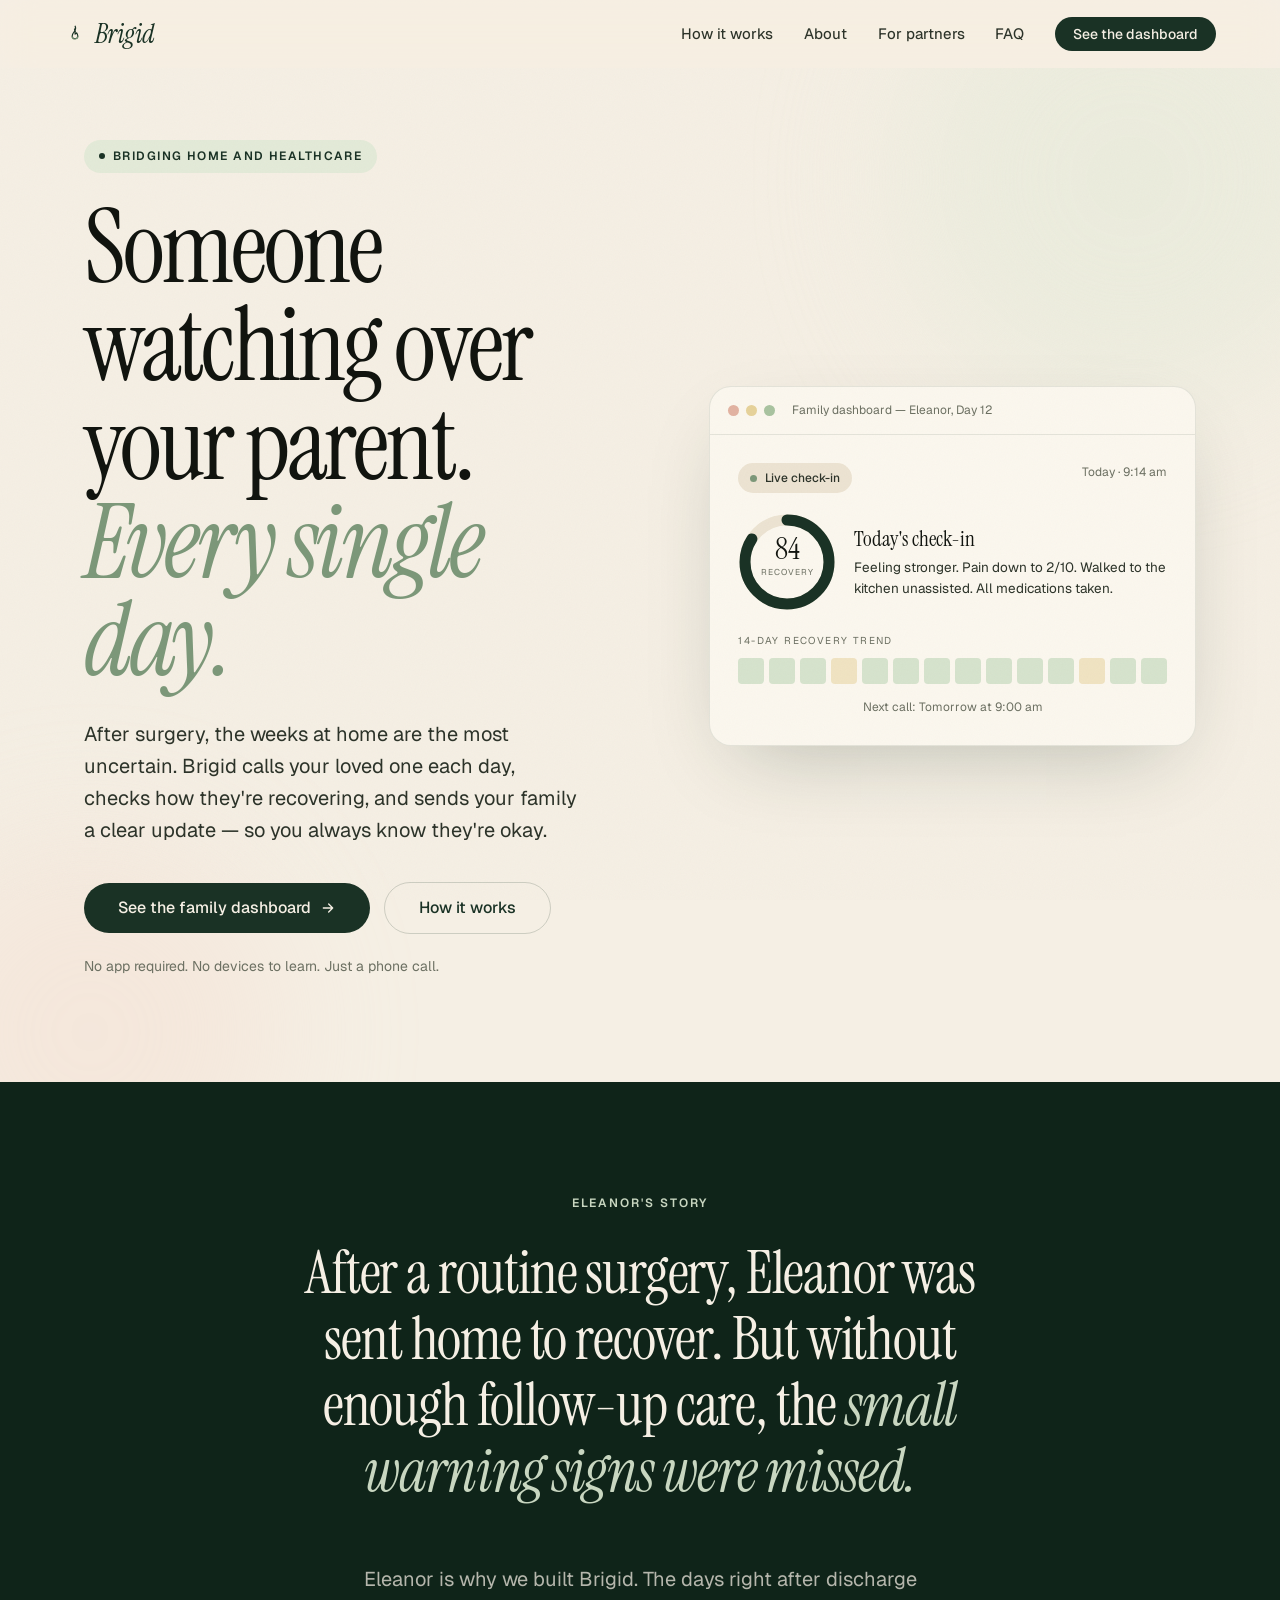
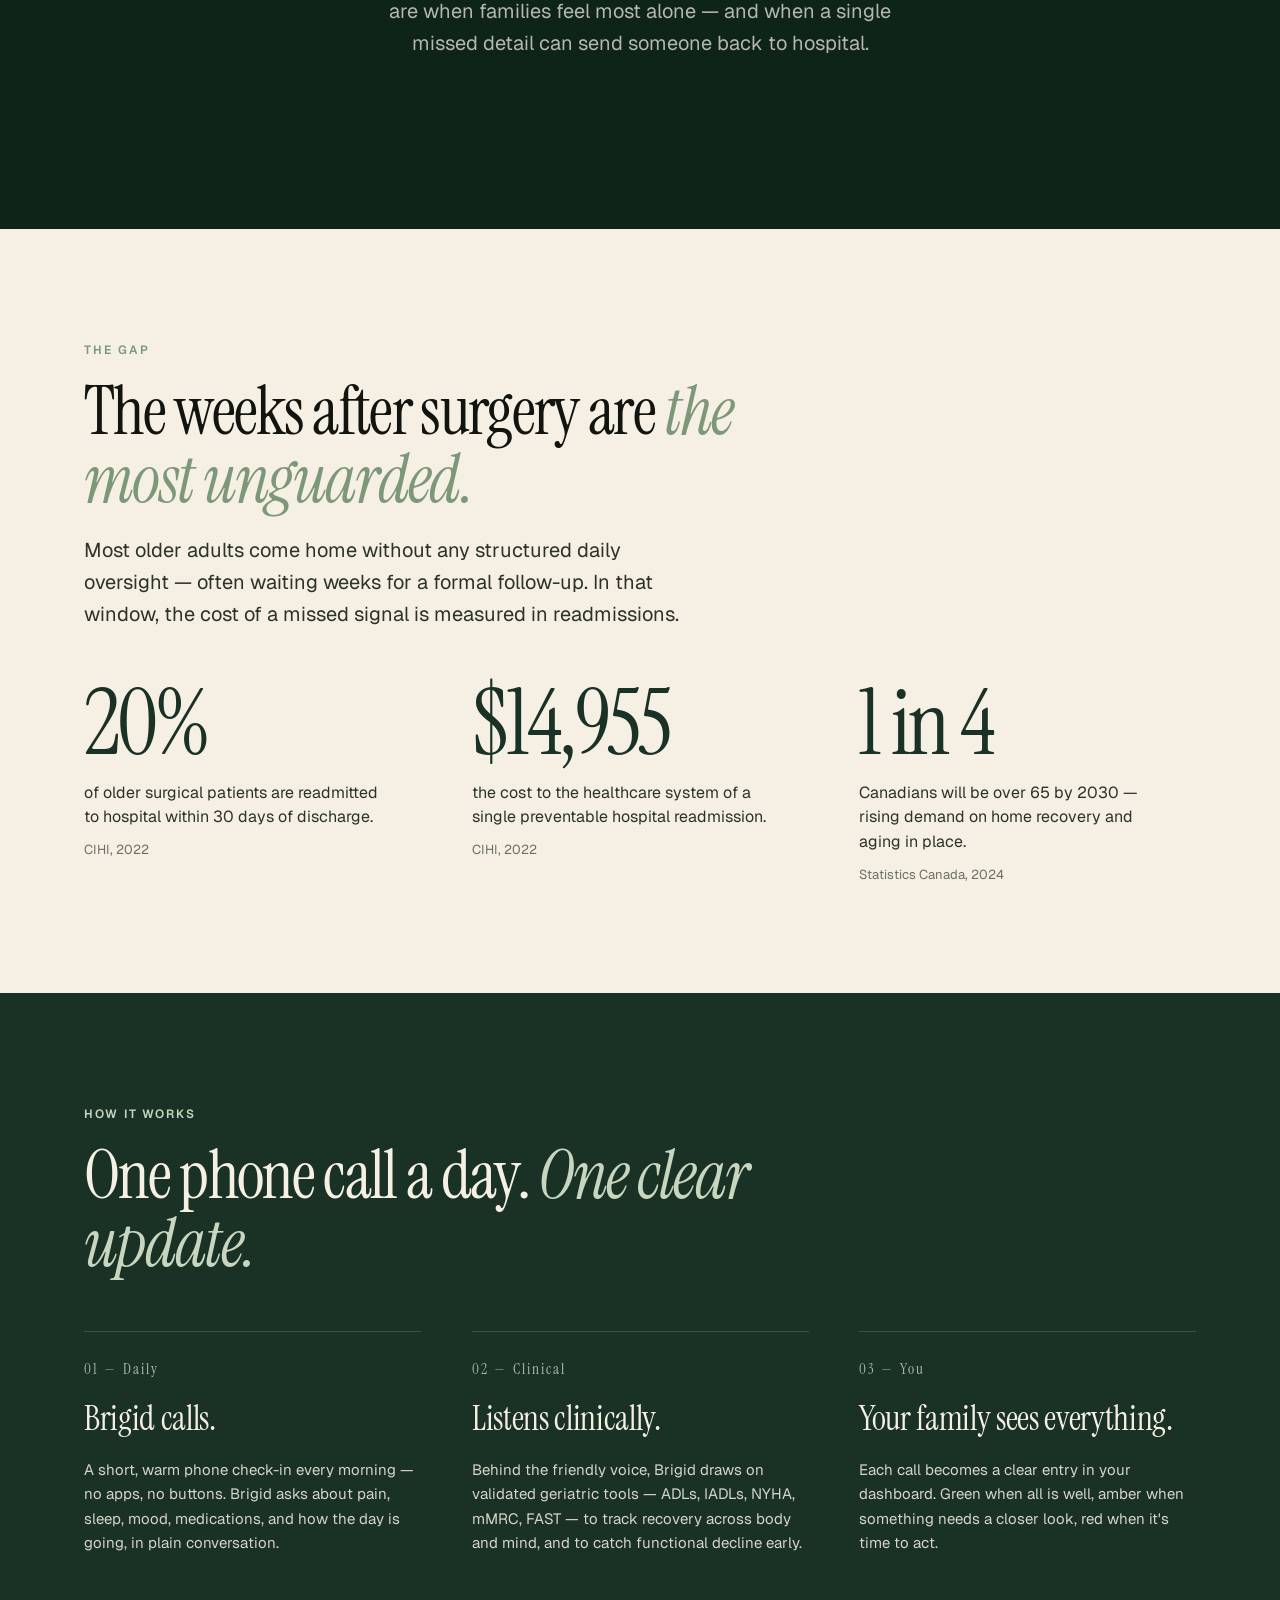
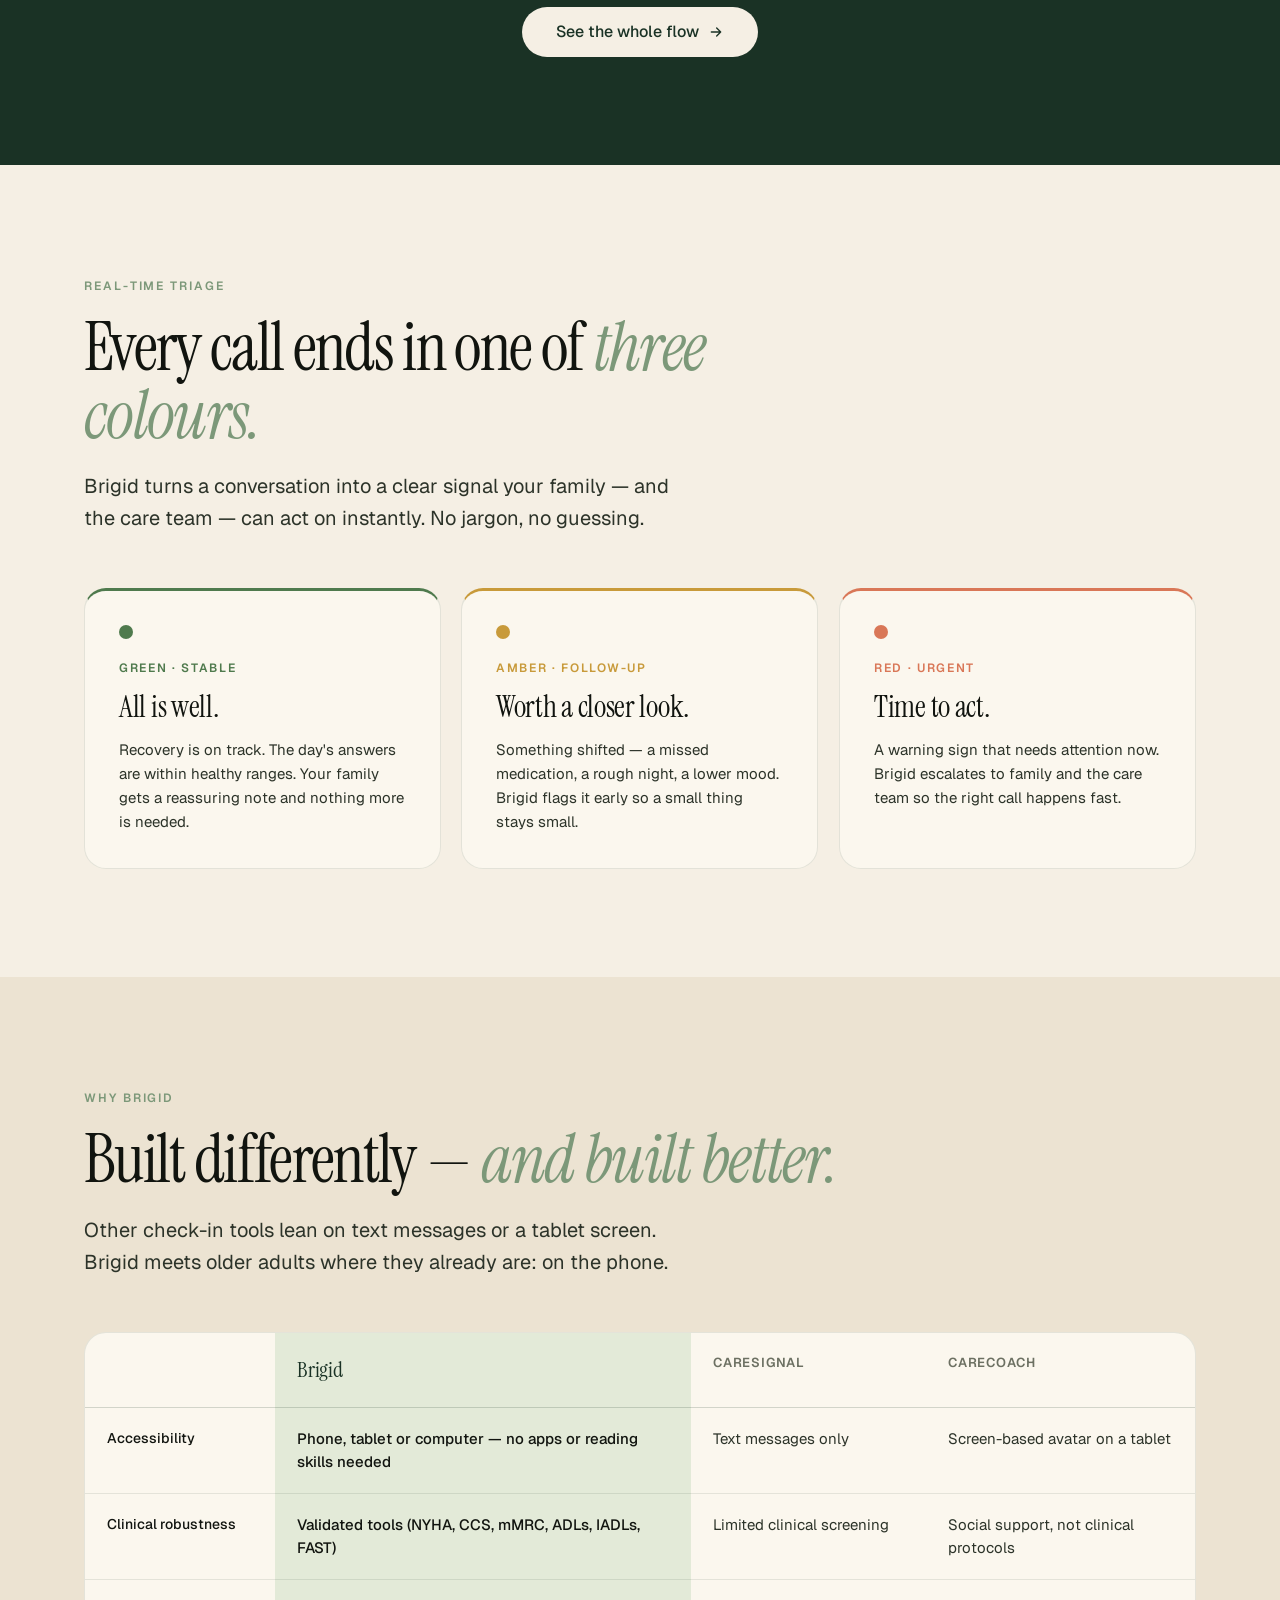
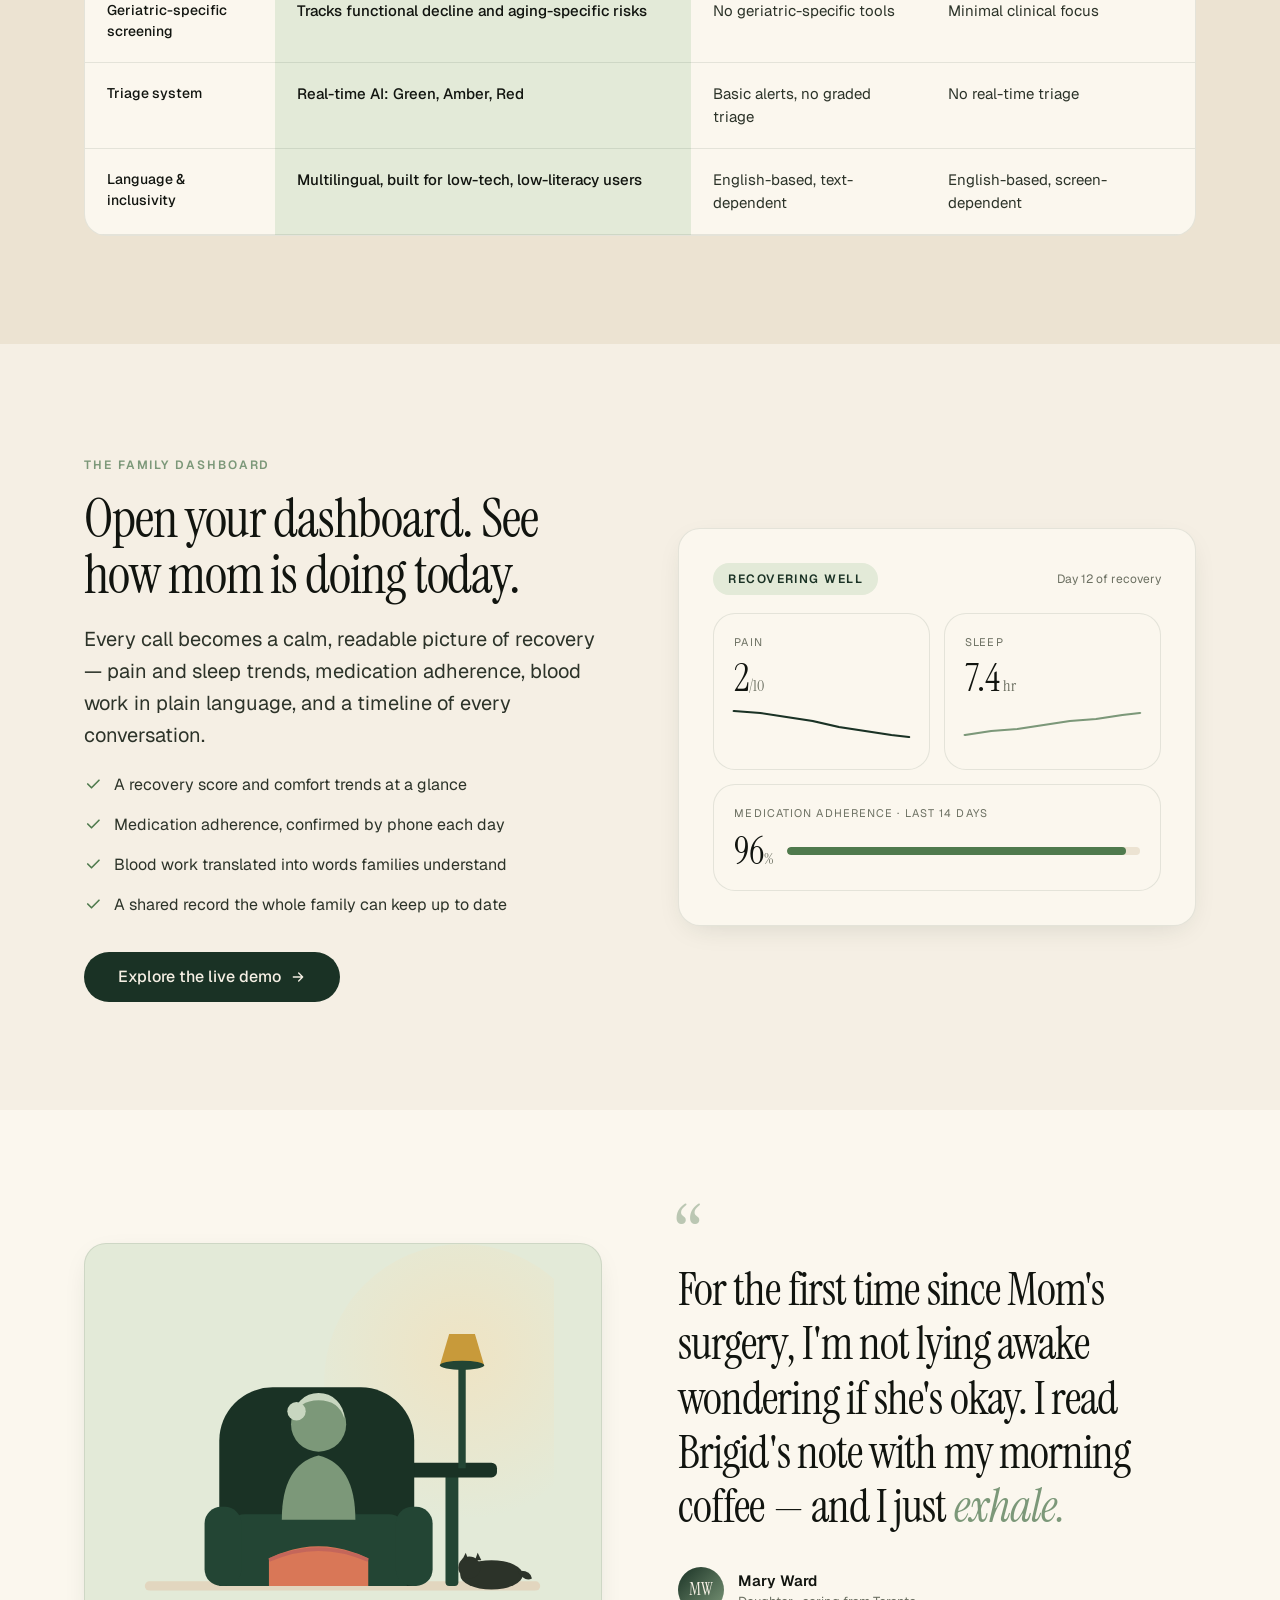
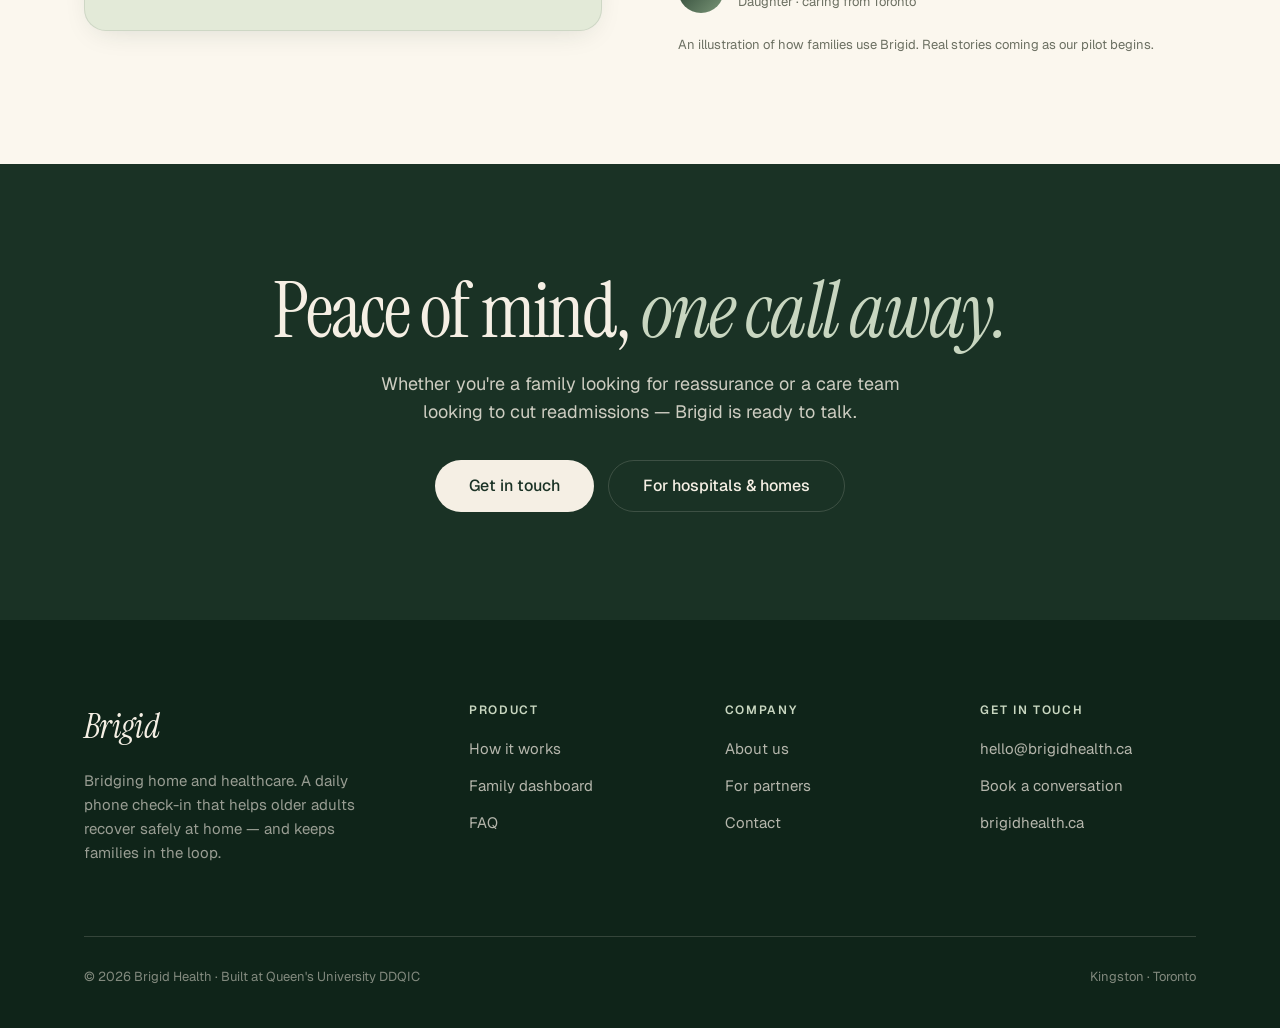
<file: index.html>
<!DOCTYPE html>
<html lang="en">
<head>
<meta charset="UTF-8" />
<meta name="viewport" content="width=device-width, initial-scale=1.0" />
<title>Brigid — Someone watching over your parent, every day</title>
<meta name="description" content="After surgery, the weeks at home are the most uncertain. Brigid calls your loved one each day, checks how they're recovering, and sends your family a clear update — so you always know they're okay. No app. No devices. Just a phone call." />
<link rel="icon" href="assets/favicon.svg" type="image/svg+xml" />
<link rel="preconnect" href="https://fonts.googleapis.com" />
<link rel="preconnect" href="https://fonts.gstatic.com" crossorigin />
<link href="https://fonts.googleapis.com/css2?family=Instrument+Serif:ital@0;1&family=Newsreader:ital,opsz,wght@0,6..72,300..700;1,6..72,300..700&family=Geist:wght@300..700&display=swap" rel="stylesheet" />
<link rel="stylesheet" href="assets/brigid.css" />
</head>
<body>

<!-- ================= NAV ================= -->
<header class="nav" data-nav>
  <a class="brand" href="index.html" aria-label="Brigid home">
    <svg class="glyph" viewBox="0 0 32 32" fill="none" aria-hidden="true">
      <path d="M16 4c2 3.6.7 6.1-.9 8.2-1.6 2-3.1 3.9-3.1 6.8a4 4 0 0 0 8 0c0-1.8-.7-3.3-1.6-4.7-.5 1-1.3 1.7-2.4 1.9 1.1-2.6.8-5.6-1.1-8.1" stroke="#1a3225" stroke-width="1.6" stroke-linejoin="round"/>
      <path d="M11.5 18.8A4.5 4.5 0 0 0 16 23.3a4.5 4.5 0 0 0 4.5-4.5" stroke="#7c9879" stroke-width="1.6" stroke-linecap="round"/>
    </svg>
    Brigid
  </a>
  <nav class="nav-links" aria-label="Primary">
    <a class="link" href="how-it-works.html">How it works</a>
    <a class="link" href="about.html">About</a>
    <a class="link" href="for-partners.html">For partners</a>
    <a class="link" href="faq.html">FAQ</a>
    <a class="btn btn-sm" href="product.html">See the dashboard</a>
  </nav>
  <button class="nav-toggle" data-menu-toggle aria-label="Open menu" aria-expanded="false">
    <svg width="22" height="22" viewBox="0 0 24 24" fill="none"><path d="M4 7h16M4 12h16M4 17h16" stroke="currentColor" stroke-width="1.7" stroke-linecap="round"/></svg>
  </button>
</header>
<div class="mobile-menu" data-mobile-menu>
  <a href="how-it-works.html">How it works</a>
  <a href="about.html">About</a>
  <a href="for-partners.html">For partners</a>
  <a href="faq.html">FAQ</a>
  <a href="contact.html">Contact</a>
  <a class="btn" href="product.html">See the dashboard →</a>
</div>

<main class="page">

  <!-- ================= HERO ================= -->
  <section class="hero">
    <div class="hero-glow g1 float"></div>
    <div class="hero-glow g2 float slow"></div>
    <div class="wrap hero-grid">
      <div>
        <span class="pill reveal"><span class="dot"></span>Bridging home and healthcare</span>
        <h1 class="reveal" style="--d:80ms">Someone watching over your parent.<br /><em>Every single day.</em></h1>
        <p class="lede reveal" style="--d:160ms">After surgery, the weeks at home are the most uncertain. Brigid calls your loved one each day, checks how they're recovering, and sends your family a clear update — so you always know they're okay.</p>
        <div class="hero-cta reveal" style="--d:240ms">
          <a class="btn btn-lg" href="product.html">See the family dashboard <svg class="arrow" width="16" height="16" viewBox="0 0 24 24" fill="none"><path d="M5 12h14m-6-6 6 6-6 6" stroke="currentColor" stroke-width="2" stroke-linecap="round" stroke-linejoin="round"/></svg></a>
          <a class="btn btn-ghost btn-lg" href="how-it-works.html">How it works</a>
        </div>
        <p class="hero-note reveal" style="--d:320ms">No app required. No devices to learn. Just a phone call.</p>
      </div>

      <!-- Hero product mock -->
      <div class="reveal-scale" style="--d:200ms">
        <div class="mock">
          <div class="mock-bar"><span class="d d1"></span><span class="d d2"></span><span class="d d3"></span><span class="mock-title">Family dashboard — Eleanor, Day 12</span></div>
          <div class="mock-body">
            <div style="display:flex;justify-content:space-between;align-items:flex-start;margin-bottom:20px;">
              <span class="live-pill"><span class="dot"></span>Live check-in</span>
              <span style="font-size:12px;color:var(--muted)">Today · 9:14 am</span>
            </div>
            <div class="mini-ring-wrap" style="margin-bottom:22px;">
              <svg width="98" height="98" viewBox="0 0 98 98" style="flex-shrink:0">
                <circle cx="49" cy="49" r="42" fill="none" stroke="#ece3d2" stroke-width="11"/>
                <circle cx="49" cy="49" r="42" fill="none" stroke="#1a3225" stroke-width="11" stroke-linecap="round"
                  stroke-dasharray="264" stroke-dashoffset="42" transform="rotate(-90 49 49)"/>
                <text x="49" y="46" text-anchor="middle" font-family="Instrument Serif, serif" font-size="30" fill="#11140f">84</text>
                <text x="49" y="62" text-anchor="middle" font-family="Geist, sans-serif" font-size="8.5" letter-spacing="1" fill="#6c7062">RECOVERY</text>
              </svg>
              <div>
                <div style="font-family:var(--display);font-size:21px;line-height:1.15;margin-bottom:6px;">Today's check-in</div>
                <p style="font-size:13.5px;line-height:1.5;color:var(--ink-2);margin:0;">Feeling stronger. Pain down to 2/10. Walked to the kitchen unassisted. All medications taken.</p>
              </div>
            </div>
            <div style="font-size:10px;letter-spacing:.14em;text-transform:uppercase;color:var(--muted);margin-bottom:9px;">14-day recovery trend</div>
            <div class="trend-grid">
              <span class="cell" style="background:#d6e3cd"></span><span class="cell" style="background:#d6e3cd"></span><span class="cell" style="background:#d6e3cd"></span><span class="cell" style="background:#f0e3c2"></span><span class="cell" style="background:#d6e3cd"></span><span class="cell" style="background:#d6e3cd"></span><span class="cell" style="background:#d6e3cd"></span><span class="cell" style="background:#d6e3cd"></span><span class="cell" style="background:#d6e3cd"></span><span class="cell" style="background:#d6e3cd"></span><span class="cell" style="background:#d6e3cd"></span><span class="cell" style="background:#f0e3c2"></span><span class="cell" style="background:#d6e3cd"></span><span class="cell" style="background:#d6e3cd"></span>
            </div>
            <div style="font-size:12px;color:var(--muted);margin-top:14px;text-align:center;">Next call: Tomorrow at 9:00 am</div>
          </div>
        </div>
      </div>
    </div>
  </section>

  <!-- ================= ELEANOR'S STORY ================= -->
  <section class="section bleed-forest-deep">
    <div class="wrap-narrow center">
      <span class="eyebrow on-dark reveal">Eleanor's story</span>
      <p class="statement reveal" style="--d:100ms;margin-top:26px;color:var(--cream)">
        After a routine surgery, Eleanor was sent home to recover. But without enough follow-up care, the <em>small warning signs were missed.</em>
      </p>
      <p class="lede reveal" style="--d:200ms;margin:32px auto 0;max-width:560px;color:rgba(245,239,228,.72)">
        Eleanor is why we built Brigid. The days right after discharge are when families feel most alone — and when a single missed detail can send someone back to hospital.
      </p>
      <div class="reveal" style="--d:280ms;margin-top:36px;">
        <a class="textlink on-dark" href="about.html">Read the full story <svg width="15" height="15" viewBox="0 0 24 24" fill="none"><path d="M5 12h14m-6-6 6 6-6 6" stroke="currentColor" stroke-width="2" stroke-linecap="round" stroke-linejoin="round"/></svg></a>
      </div>
    </div>
  </section>

  <!-- ================= THE PROBLEM (stats) ================= -->
  <section class="section">
    <div class="wrap">
      <div class="section-head reveal">
        <span class="eyebrow">The gap</span>
        <h2>The weeks after surgery are <em>the most unguarded.</em></h2>
        <p class="lede">Most older adults come home without any structured daily oversight — often waiting weeks for a formal follow-up. In that window, the cost of a missed signal is measured in readmissions.</p>
      </div>
      <div class="stat-row" data-stagger="120">
        <div class="stat-block reveal">
          <div class="num"><span data-count="20" data-suffix="%">0%</span></div>
          <div class="desc">of older surgical patients are readmitted to hospital within 30 days of discharge.</div>
          <div class="src">CIHI, 2022</div>
        </div>
        <div class="stat-block reveal">
          <div class="num" data-count="15000" data-prefix="$" data-suffix="">$0</div>
          <div class="desc">the cost to the healthcare system of a single preventable hospital readmission.</div>
          <div class="src">CIHI, 2022</div>
        </div>
        <div class="stat-block reveal">
          <div class="num">1 in 4</div>
          <div class="desc">Canadians will be over 65 by 2030 — rising demand on home recovery and aging in place.</div>
          <div class="src">Statistics Canada, 2024</div>
        </div>
      </div>
    </div>
  </section>

  <!-- ================= THE DAILY CALL (how) ================= -->
  <section class="section bleed-forest">
    <div class="wrap">
      <div class="section-head reveal">
        <span class="eyebrow on-dark">How it works</span>
        <h2>One phone call a day. <em>One clear update.</em></h2>
      </div>
      <div class="steps" data-stagger="120">
        <div class="step reveal">
          <div class="snum">01 — Daily</div>
          <h3>Brigid calls.</h3>
          <p>A short, warm phone check-in every morning — no apps, no buttons. Brigid asks about pain, sleep, mood, medications, and how the day is going, in plain conversation.</p>
        </div>
        <div class="step reveal">
          <div class="snum">02 — Clinical</div>
          <h3>Listens clinically.</h3>
          <p>Behind the friendly voice, Brigid draws on validated geriatric tools — ADLs, IADLs, NYHA, mMRC, FAST — to track recovery across body and mind, and to catch functional decline early.</p>
        </div>
        <div class="step reveal">
          <div class="snum">03 — You</div>
          <h3>Your family sees everything.</h3>
          <p>Each call becomes a clear entry in your dashboard. Green when all is well, amber when something needs a closer look, red when it's time to act.</p>
        </div>
      </div>
      <div class="reveal center" style="--d:120ms;margin-top:52px;">
        <a class="btn btn-on-dark btn-lg" href="how-it-works.html">See the whole flow <svg class="arrow" width="16" height="16" viewBox="0 0 24 24" fill="none"><path d="M5 12h14m-6-6 6 6-6 6" stroke="currentColor" stroke-width="2" stroke-linecap="round" stroke-linejoin="round"/></svg></a>
      </div>
    </div>
  </section>

  <!-- ================= TRIAGE ================= -->
  <section class="section">
    <div class="wrap">
      <div class="section-head reveal">
        <span class="eyebrow">Real-time triage</span>
        <h2>Every call ends in one of <em>three colours.</em></h2>
        <p class="lede">Brigid turns a conversation into a clear signal your family — and the care team — can act on instantly. No jargon, no guessing.</p>
      </div>
      <div class="triage" data-stagger="110">
        <div class="triage-card t-green reveal">
          <div class="tdot"></div>
          <div class="tlabel">Green · Stable</div>
          <h3>All is well.</h3>
          <p>Recovery is on track. The day's answers are within healthy ranges. Your family gets a reassuring note and nothing more is needed.</p>
        </div>
        <div class="triage-card t-amber reveal">
          <div class="tdot"></div>
          <div class="tlabel">Amber · Follow-up</div>
          <h3>Worth a closer look.</h3>
          <p>Something shifted — a missed medication, a rough night, a lower mood. Brigid flags it early so a small thing stays small.</p>
        </div>
        <div class="triage-card t-red reveal">
          <div class="tdot"></div>
          <div class="tlabel">Red · Urgent</div>
          <h3>Time to act.</h3>
          <p>A warning sign that needs attention now. Brigid escalates to family and the care team so the right call happens fast.</p>
        </div>
      </div>
    </div>
  </section>

  <!-- ================= WHY BRIGID (comparison) ================= -->
  <section class="section bleed-cream2">
    <div class="wrap">
      <div class="section-head reveal">
        <span class="eyebrow">Why Brigid</span>
        <h2>Built differently — <em>and built better.</em></h2>
        <p class="lede">Other check-in tools lean on text messages or a tablet screen. Brigid meets older adults where they already are: on the phone.</p>
      </div>
      <div class="compare-wrap reveal" style="--d:100ms">
        <table class="compare">
          <thead>
            <tr>
              <th></th>
              <th class="brigid-col">Brigid</th>
              <th>CareSignal</th>
              <th>CareCoach</th>
            </tr>
          </thead>
          <tbody>
            <tr>
              <td>Accessibility</td>
              <td class="brigid-col">Phone, tablet or computer — no apps or reading skills needed</td>
              <td>Text messages only</td>
              <td>Screen-based avatar on a tablet</td>
            </tr>
            <tr>
              <td>Clinical robustness</td>
              <td class="brigid-col">Validated tools (NYHA, CCS, mMRC, ADLs, IADLs, FAST)</td>
              <td>Limited clinical screening</td>
              <td>Social support, not clinical protocols</td>
            </tr>
            <tr>
              <td>Geriatric-specific screening</td>
              <td class="brigid-col">Tracks functional decline and aging-specific risks</td>
              <td>No geriatric-specific tools</td>
              <td>Minimal clinical focus</td>
            </tr>
            <tr>
              <td>Triage system</td>
              <td class="brigid-col">Real-time AI: Green, Amber, Red</td>
              <td>Basic alerts, no graded triage</td>
              <td>No real-time triage</td>
            </tr>
            <tr>
              <td>Language &amp; inclusivity</td>
              <td class="brigid-col">Multilingual, built for low-tech, low-literacy users</td>
              <td>English-based, text-dependent</td>
              <td>English-based, screen-dependent</td>
            </tr>
          </tbody>
        </table>
      </div>
    </div>
  </section>

  <!-- ================= PRODUCT PREVIEW ================= -->
  <section class="section">
    <div class="wrap split">
      <div class="reveal">
        <span class="eyebrow">The family dashboard</span>
        <h2>Open your dashboard. See how mom is doing today.</h2>
        <p class="lede">Every call becomes a calm, readable picture of recovery — pain and sleep trends, medication adherence, blood work in plain language, and a timeline of every conversation.</p>
        <ul class="ticks">
          <li><span class="tk"><svg width="18" height="18" viewBox="0 0 24 24" fill="none"><path d="m5 12 5 5L20 7" stroke="currentColor" stroke-width="2.2" stroke-linecap="round" stroke-linejoin="round"/></svg></span>A recovery score and comfort trends at a glance</li>
          <li><span class="tk"><svg width="18" height="18" viewBox="0 0 24 24" fill="none"><path d="m5 12 5 5L20 7" stroke="currentColor" stroke-width="2.2" stroke-linecap="round" stroke-linejoin="round"/></svg></span>Medication adherence, confirmed by phone each day</li>
          <li><span class="tk"><svg width="18" height="18" viewBox="0 0 24 24" fill="none"><path d="m5 12 5 5L20 7" stroke="currentColor" stroke-width="2.2" stroke-linecap="round" stroke-linejoin="round"/></svg></span>Blood work translated into words families understand</li>
          <li><span class="tk"><svg width="18" height="18" viewBox="0 0 24 24" fill="none"><path d="m5 12 5 5L20 7" stroke="currentColor" stroke-width="2.2" stroke-linecap="round" stroke-linejoin="round"/></svg></span>A shared record the whole family can keep up to date</li>
        </ul>
        <div style="margin-top:32px;">
          <a class="btn btn-lg" href="product.html">Explore the live demo <svg class="arrow" width="16" height="16" viewBox="0 0 24 24" fill="none"><path d="M5 12h14m-6-6 6 6-6 6" stroke="currentColor" stroke-width="2" stroke-linecap="round" stroke-linejoin="round"/></svg></a>
        </div>
      </div>
      <div class="split-media reveal-scale" style="--d:120ms">
        <div style="display:flex;justify-content:space-between;align-items:center;margin-bottom:18px;">
          <span class="pill">Recovering well</span>
          <span style="font-size:12px;color:var(--muted)">Day 12 of recovery</span>
        </div>
        <div style="display:grid;grid-template-columns:1fr 1fr;gap:14px;">
          <div class="card" style="padding:20px;">
            <div style="font-size:11px;letter-spacing:.1em;text-transform:uppercase;color:var(--muted);margin-bottom:8px;">Pain</div>
            <div style="font-family:var(--display);font-size:38px;line-height:1;color:var(--ink)">2<span style="font-size:16px;color:var(--muted)">/10</span></div>
            <svg width="100%" height="34" viewBox="0 0 120 34" preserveAspectRatio="none" style="margin-top:10px;overflow:visible">
              <path d="M0,4 L18,6 L36,10 L54,14 L72,20 L90,24 L108,28 L120,30" fill="none" stroke="#1a3225" stroke-width="2" stroke-linecap="round"/>
            </svg>
          </div>
          <div class="card" style="padding:20px;">
            <div style="font-size:11px;letter-spacing:.1em;text-transform:uppercase;color:var(--muted);margin-bottom:8px;">Sleep</div>
            <div style="font-family:var(--display);font-size:38px;line-height:1;color:var(--ink)">7.4<span style="font-size:16px;color:var(--muted)"> hr</span></div>
            <svg width="100%" height="34" viewBox="0 0 120 34" preserveAspectRatio="none" style="margin-top:10px;overflow:visible">
              <path d="M0,28 L18,24 L36,22 L54,18 L72,14 L90,12 L108,8 L120,6" fill="none" stroke="#7c9879" stroke-width="2" stroke-linecap="round"/>
            </svg>
          </div>
          <div class="card" style="padding:20px;grid-column:span 2;">
            <div style="font-size:11px;letter-spacing:.1em;text-transform:uppercase;color:var(--muted);margin-bottom:10px;">Medication adherence · last 14 days</div>
            <div style="display:flex;align-items:center;gap:14px;">
              <div style="font-family:var(--display);font-size:38px;line-height:1;color:var(--ink)">96<span style="font-size:16px;color:var(--muted)">%</span></div>
              <div style="flex:1;height:8px;background:var(--cream-2);border-radius:999px;overflow:hidden"><div style="width:96%;height:100%;background:var(--green);border-radius:999px"></div></div>
            </div>
          </div>
        </div>
      </div>
    </div>
  </section>

  <!-- ================= TESTIMONIAL ================= -->
  <section class="section bleed-paper">
    <div class="wrap split" style="align-items:center">
      <div class="reveal-scale figure-wrap">
        <div class="media-figure contain" style="background:var(--sage-bg)">
          <img src="assets/img/illo-armchair.svg" alt="An older person resting comfortably in an armchair at home, a warm lamp and a cat nearby." />
        </div>
      </div>
      <div class="reveal quote-block" style="text-align:left;margin:0;--d:120ms">
        <span class="quote-mark">&ldquo;</span>
        <blockquote>For the first time since Mom's surgery, I'm not lying awake wondering if she's okay. I read Brigid's note with my morning coffee — and I just <em>exhale.</em></blockquote>
        <div class="quote-by">
          <div class="avatar">MW</div>
          <div class="who"><div class="n">Mary Ward</div><div class="r">Daughter · caring from Toronto</div></div>
        </div>
        <p style="font-size:13px;color:var(--muted);margin:22px 0 0">An illustration of how families use Brigid. Real stories coming as our pilot begins.</p>
      </div>
    </div>
  </section>

  <!-- ================= CLOSING CTA ================= -->
  <section class="section bleed-forest cta-band">
    <div class="wrap reveal">
      <h2>Peace of mind, <em>one call away.</em></h2>
      <p>Whether you're a family looking for reassurance or a care team looking to cut readmissions — Brigid is ready to talk.</p>
      <div class="cta-actions">
        <a class="btn btn-on-dark btn-lg" href="contact.html">Get in touch</a>
        <a class="btn btn-ghost-on-dark btn-lg" href="for-partners.html">For hospitals &amp; homes</a>
      </div>
    </div>
  </section>

</main>

<!-- ================= FOOTER ================= -->
<footer class="footer">
  <div class="wrap">
    <div class="footer-grid">
      <div>
        <div class="brand">Brigid</div>
        <p class="tag">Bridging home and healthcare. A daily phone check-in that helps older adults recover safely at home — and keeps families in the loop.</p>
      </div>
      <div>
        <h4>Product</h4>
        <ul>
          <li><a href="how-it-works.html">How it works</a></li>
          <li><a href="product.html">Family dashboard</a></li>
          <li><a href="faq.html">FAQ</a></li>
        </ul>
      </div>
      <div>
        <h4>Company</h4>
        <ul>
          <li><a href="about.html">About us</a></li>
          <li><a href="for-partners.html">For partners</a></li>
          <li><a href="contact.html">Contact</a></li>
        </ul>
      </div>
      <div>
        <h4>Get in touch</h4>
        <ul>
          <li><a href="mailto:hello@brigidhealth.ca">hello@brigidhealth.ca</a></li>
          <li><a href="contact.html">Book a conversation</a></li>
          <li><a href="https://brigidhealth.ca">brigidhealth.ca</a></li>
        </ul>
      </div>
    </div>
    <div class="footer-base">
      <span>© <span data-year>2026</span> Brigid Health · Built at Queen's University DDQIC</span>
      <span>Kingston · Toronto</span>
    </div>
  </div>
</footer>

<script src="assets/brigid.js"></script>
</body>
</html>
</file>
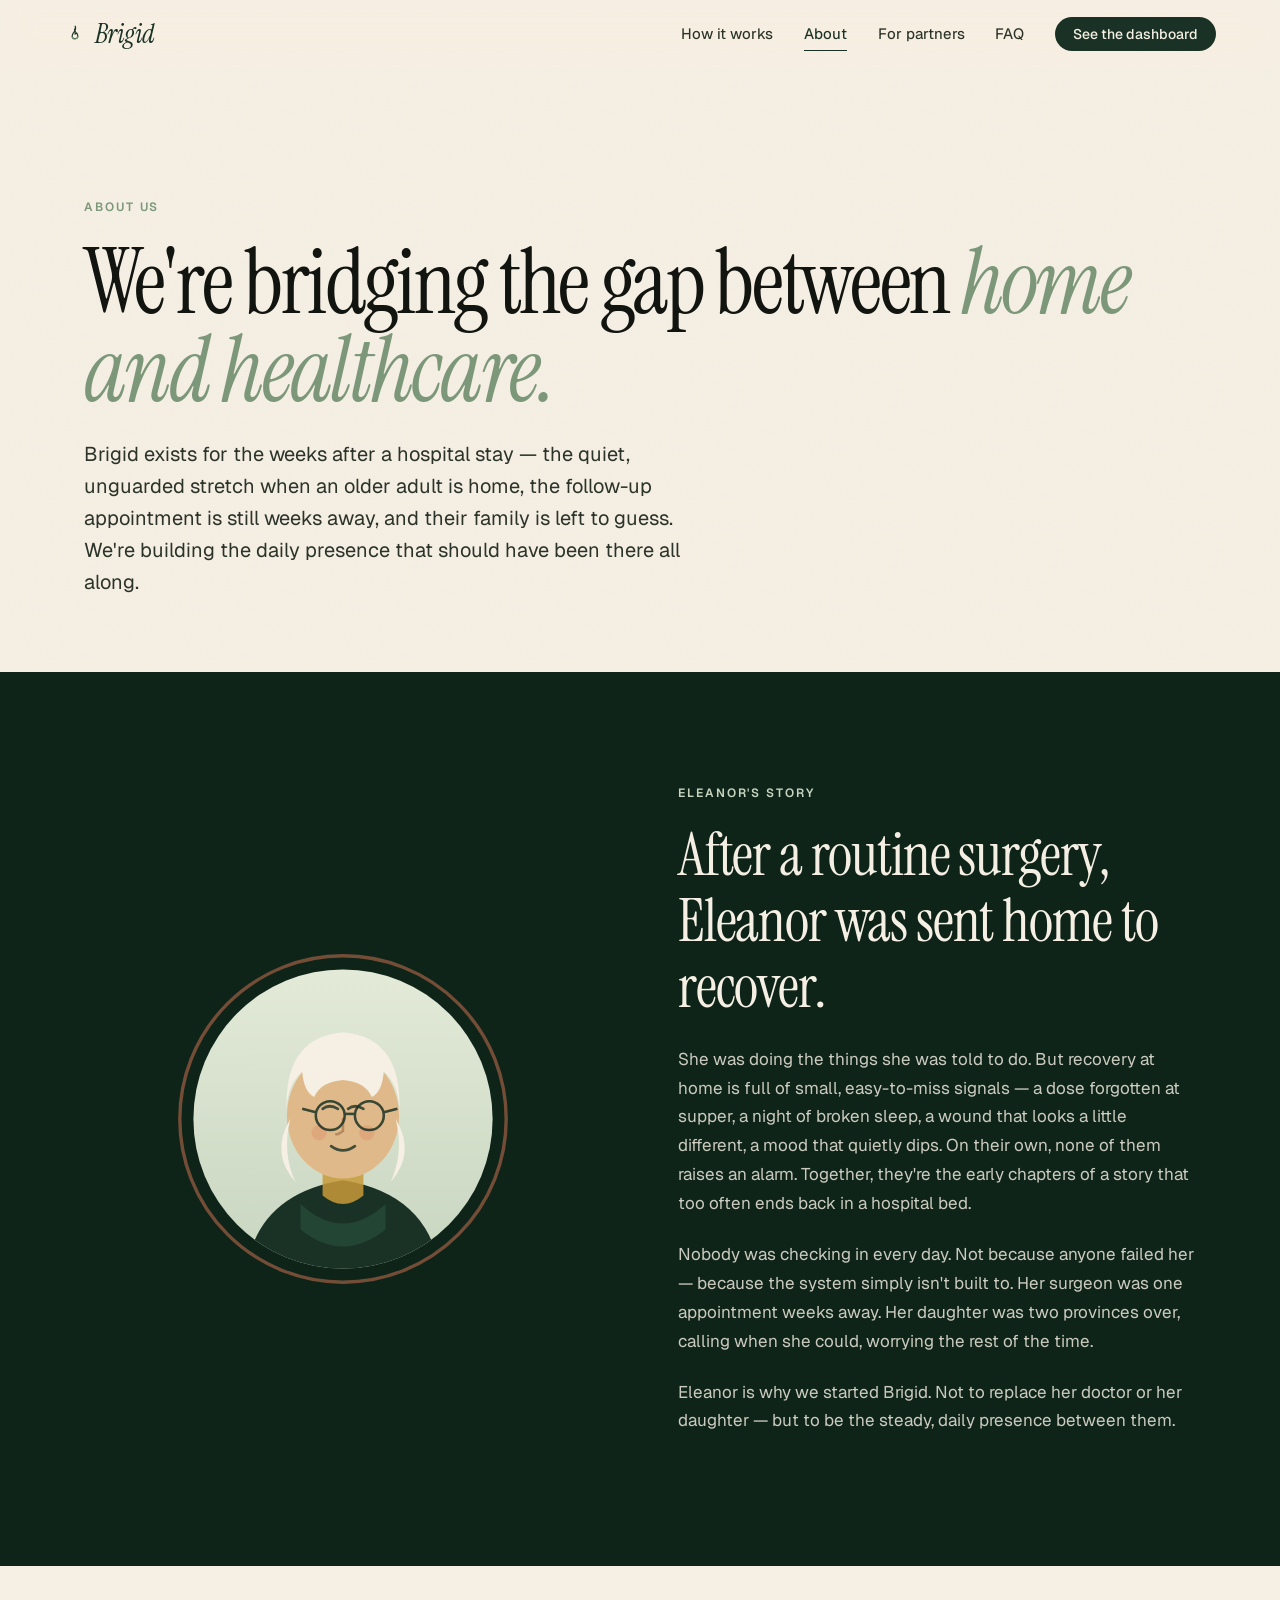
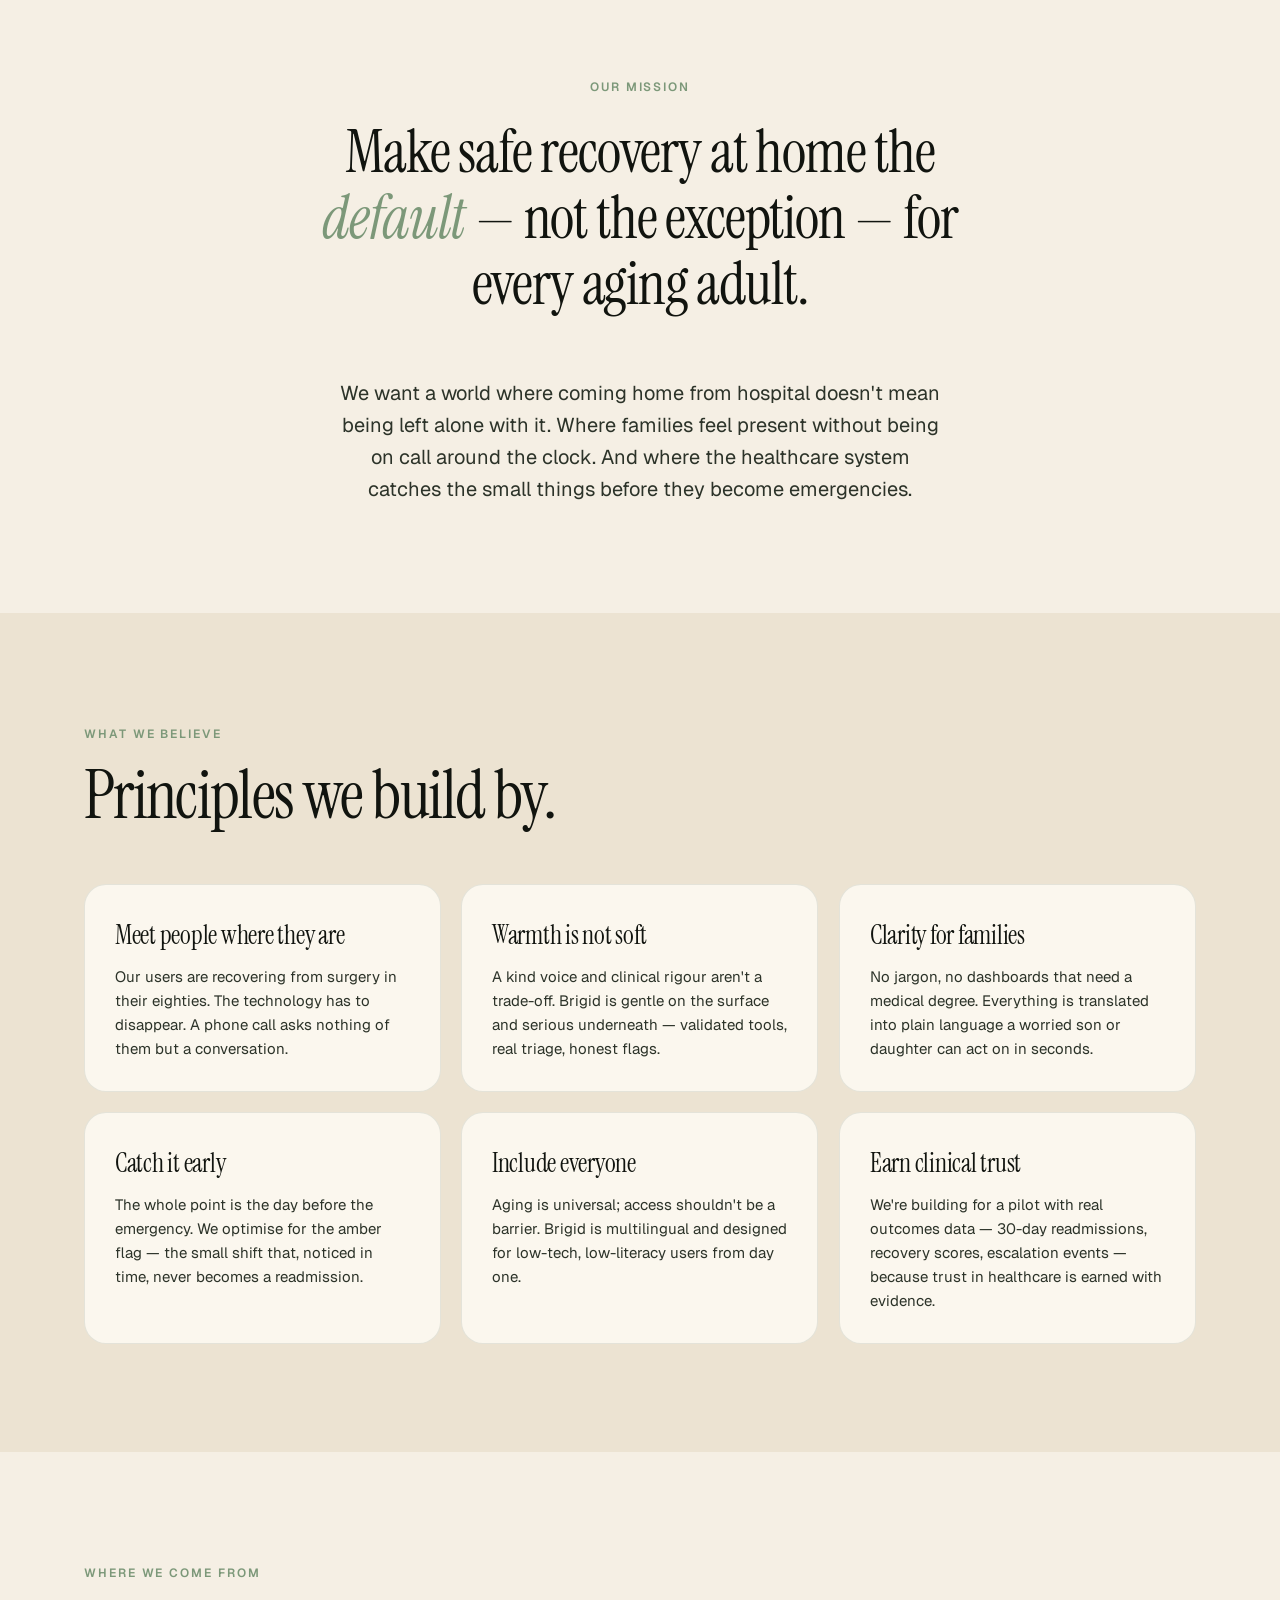
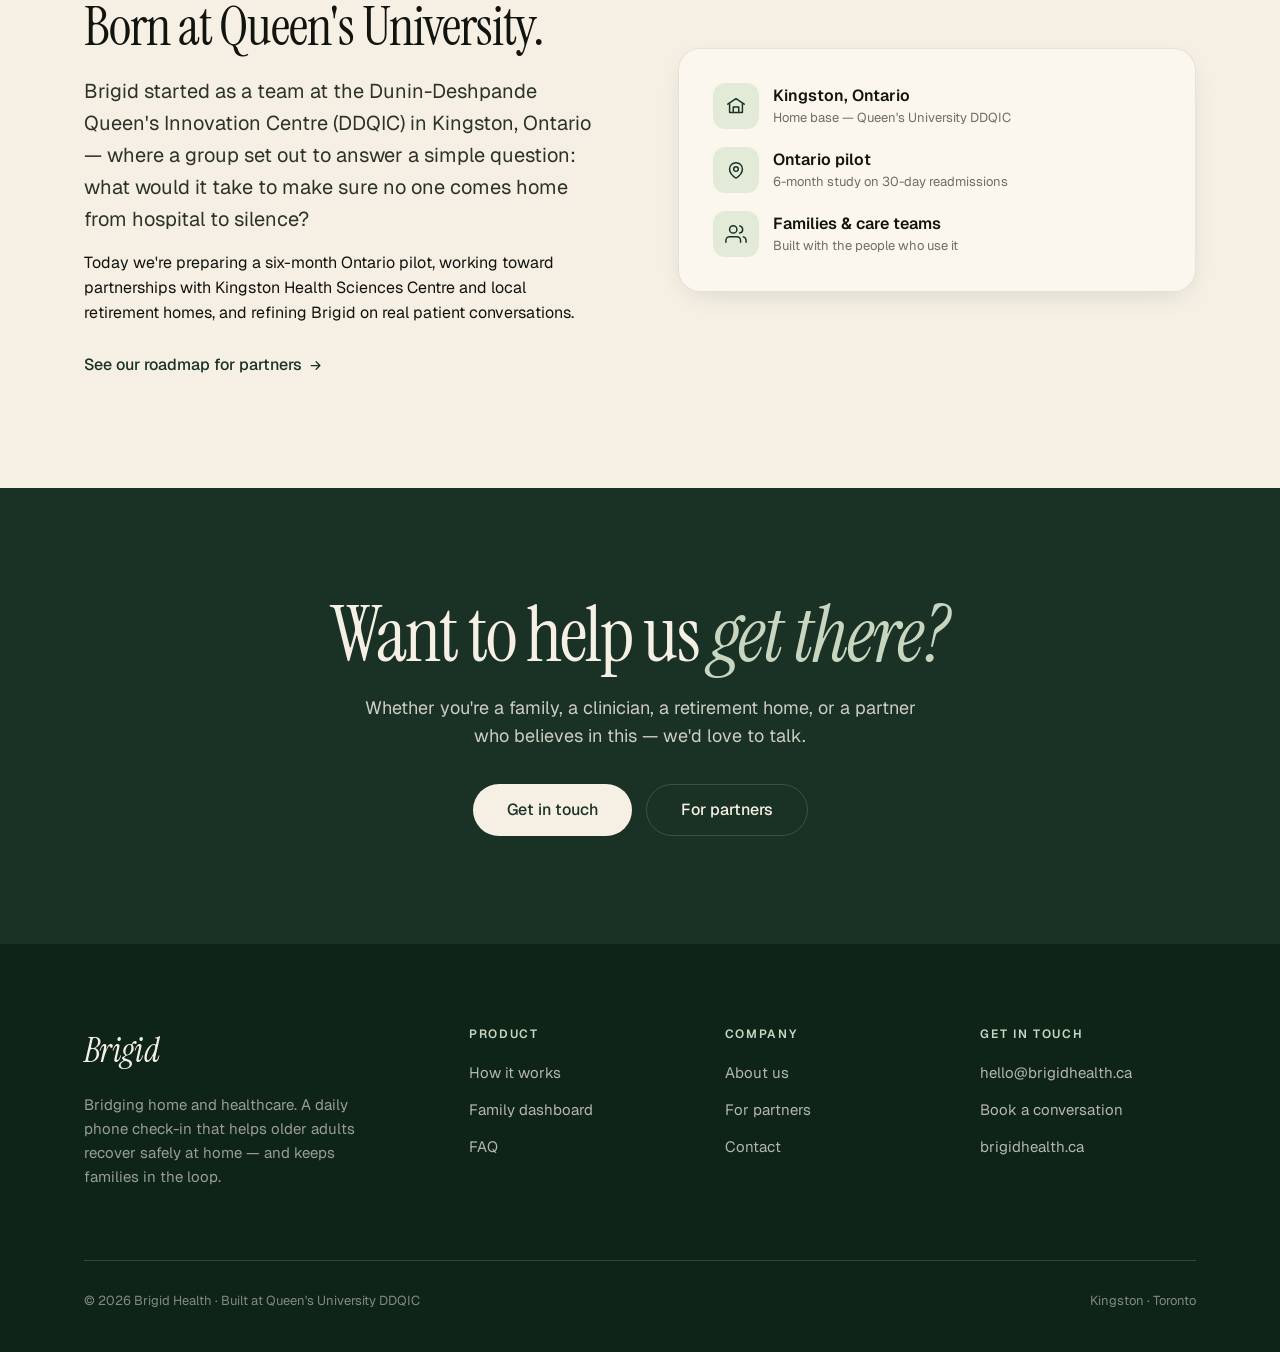
<file: about.html>
<!DOCTYPE html>
<html lang="en">
<head>
<meta charset="UTF-8" />
<meta name="viewport" content="width=device-width, initial-scale=1.0" />
<title>About Brigid — bridging home and healthcare</title>
<meta name="description" content="Brigid began with Eleanor's story — an older adult sent home after surgery, where small warning signs went unnoticed. We're building the daily follow-up that should have been there." />
<link rel="icon" href="assets/favicon.svg" type="image/svg+xml" />
<link rel="preconnect" href="https://fonts.googleapis.com" />
<link rel="preconnect" href="https://fonts.gstatic.com" crossorigin />
<link href="https://fonts.googleapis.com/css2?family=Instrument+Serif:ital@0;1&family=Newsreader:ital,opsz,wght@0,6..72,300..700;1,6..72,300..700&family=Geist:wght@300..700&display=swap" rel="stylesheet" />
<link rel="stylesheet" href="assets/brigid.css" />
</head>
<body>

<header class="nav" data-nav>
  <a class="brand" href="index.html" aria-label="Brigid home">
    <svg class="glyph" viewBox="0 0 32 32" fill="none" aria-hidden="true">
      <path d="M16 4c2 3.6.7 6.1-.9 8.2-1.6 2-3.1 3.9-3.1 6.8a4 4 0 0 0 8 0c0-1.8-.7-3.3-1.6-4.7-.5 1-1.3 1.7-2.4 1.9 1.1-2.6.8-5.6-1.1-8.1" stroke="#1a3225" stroke-width="1.6" stroke-linejoin="round"/>
      <path d="M11.5 18.8A4.5 4.5 0 0 0 16 23.3a4.5 4.5 0 0 0 4.5-4.5" stroke="#7c9879" stroke-width="1.6" stroke-linecap="round"/>
    </svg>
    Brigid
  </a>
  <nav class="nav-links" aria-label="Primary">
    <a class="link" href="how-it-works.html">How it works</a>
    <a class="link active" href="about.html">About</a>
    <a class="link" href="for-partners.html">For partners</a>
    <a class="link" href="faq.html">FAQ</a>
    <a class="btn btn-sm" href="product.html">See the dashboard</a>
  </nav>
  <button class="nav-toggle" data-menu-toggle aria-label="Open menu" aria-expanded="false">
    <svg width="22" height="22" viewBox="0 0 24 24" fill="none"><path d="M4 7h16M4 12h16M4 17h16" stroke="currentColor" stroke-width="1.7" stroke-linecap="round"/></svg>
  </button>
</header>
<div class="mobile-menu" data-mobile-menu>
  <a href="how-it-works.html">How it works</a>
  <a href="about.html">About</a>
  <a href="for-partners.html">For partners</a>
  <a href="faq.html">FAQ</a>
  <a href="contact.html">Contact</a>
  <a class="btn" href="product.html">See the dashboard →</a>
</div>

<main class="page">

  <section class="page-hero">
    <div class="wrap">
      <span class="eyebrow reveal">About us</span>
      <h1 class="reveal" style="--d:80ms">We're bridging the gap between <em>home and healthcare.</em></h1>
      <p class="lede reveal" style="--d:160ms">Brigid exists for the weeks after a hospital stay — the quiet, unguarded stretch when an older adult is home, the follow-up appointment is still weeks away, and their family is left to guess. We're building the daily presence that should have been there all along.</p>
    </div>
  </section>

  <!-- ELEANOR -->
  <section class="section bleed-forest-deep">
    <div class="wrap split">
      <div class="reveal-scale figure-wrap" style="display:flex;justify-content:center">
        <div class="portrait float slow">
          <img src="assets/img/illo-portrait.svg" alt="An illustrated portrait of Eleanor — an older woman with silver hair and round glasses, smiling gently." />
        </div>
      </div>
      <div class="reveal" style="--d:120ms">
        <span class="eyebrow on-dark">Eleanor's story</span>
        <p class="statement" style="margin-top:18px;color:var(--cream)">After a routine surgery, Eleanor was sent home to recover.</p>
        <div class="prose" style="margin-top:24px">
          <p style="color:rgba(245,239,228,.82)">She was doing the things she was told to do. But recovery at home is full of small, easy-to-miss signals — a dose forgotten at supper, a night of broken sleep, a wound that looks a little different, a mood that quietly dips. On their own, none of them raises an alarm. Together, they're the early chapters of a story that too often ends back in a hospital bed.</p>
          <p style="color:rgba(245,239,228,.82)">Nobody was checking in every day. Not because anyone failed her — because the system simply isn't built to. Her surgeon was one appointment weeks away. Her daughter was two provinces over, calling when she could, worrying the rest of the time.</p>
          <p style="color:rgba(245,239,228,.82)">Eleanor is why we started Brigid. Not to replace her doctor or her daughter — but to be the steady, daily presence between them.</p>
        </div>
      </div>
    </div>
  </section>

  <!-- MISSION -->
  <section class="section">
    <div class="wrap-narrow center">
      <span class="eyebrow reveal">Our mission</span>
      <p class="statement reveal" style="--d:100ms;margin-top:22px">Make safe recovery at home the <em>default</em> — not the exception — for every aging adult.</p>
      <p class="lede reveal" style="--d:180ms;margin:28px auto 0;max-width:600px">We want a world where coming home from hospital doesn't mean being left alone with it. Where families feel present without being on call around the clock. And where the healthcare system catches the small things before they become emergencies.</p>
    </div>
  </section>

  <!-- VALUES -->
  <section class="section bleed-cream2">
    <div class="wrap">
      <div class="section-head reveal">
        <span class="eyebrow">What we believe</span>
        <h2>Principles we build by.</h2>
      </div>
      <div class="values" data-stagger="100">
        <div class="value reveal">
          <h3>Meet people where they are</h3>
          <p>Our users are recovering from surgery in their eighties. The technology has to disappear. A phone call asks nothing of them but a conversation.</p>
        </div>
        <div class="value reveal">
          <h3>Warmth is not soft</h3>
          <p>A kind voice and clinical rigour aren't a trade-off. Brigid is gentle on the surface and serious underneath — validated tools, real triage, honest flags.</p>
        </div>
        <div class="value reveal">
          <h3>Clarity for families</h3>
          <p>No jargon, no dashboards that need a medical degree. Everything is translated into plain language a worried son or daughter can act on in seconds.</p>
        </div>
        <div class="value reveal">
          <h3>Catch it early</h3>
          <p>The whole point is the day before the emergency. We optimise for the amber flag — the small shift that, noticed in time, never becomes a readmission.</p>
        </div>
        <div class="value reveal">
          <h3>Include everyone</h3>
          <p>Aging is universal; access shouldn't be a barrier. Brigid is multilingual and designed for low-tech, low-literacy users from day one.</p>
        </div>
        <div class="value reveal">
          <h3>Earn clinical trust</h3>
          <p>We're building for a pilot with real outcomes data — 30-day readmissions, recovery scores, escalation events — because trust in healthcare is earned with evidence.</p>
        </div>
      </div>
    </div>
  </section>

  <!-- ORIGIN -->
  <section class="section">
    <div class="wrap split">
      <div class="reveal">
        <span class="eyebrow">Where we come from</span>
        <h2>Born at Queen's University.</h2>
        <p class="lede">Brigid started as a team at the Dunin-Deshpande Queen's Innovation Centre (DDQIC) in Kingston, Ontario — where a group set out to answer a simple question: what would it take to make sure no one comes home from hospital to silence?</p>
        <p style="margin-top:16px">Today we're preparing a six-month Ontario pilot, working toward partnerships with Kingston Health Sciences Centre and local retirement homes, and refining Brigid on real patient conversations.</p>
        <div style="margin-top:28px">
          <a class="textlink" href="for-partners.html">See our roadmap for partners <svg width="15" height="15" viewBox="0 0 24 24" fill="none"><path d="M5 12h14m-6-6 6 6-6 6" stroke="currentColor" stroke-width="2" stroke-linecap="round" stroke-linejoin="round"/></svg></a>
        </div>
      </div>
      <div class="split-media reveal-scale" style="--d:120ms">
        <div style="display:flex;flex-direction:column;gap:18px">
          <div style="display:flex;align-items:center;gap:14px">
            <div style="width:46px;height:46px;border-radius:12px;background:var(--sage-bg);color:var(--forest);display:grid;place-items:center;flex-shrink:0"><svg width="22" height="22" viewBox="0 0 24 24" fill="none"><path d="M3 10l9-6 9 6M5 9v10h14V9M9 19v-6h6v6" stroke="currentColor" stroke-width="1.6" stroke-linecap="round" stroke-linejoin="round"/></svg></div>
            <div><div style="font-weight:600">Kingston, Ontario</div><div style="font-size:13px;color:var(--muted)">Home base — Queen's University DDQIC</div></div>
          </div>
          <div style="display:flex;align-items:center;gap:14px">
            <div style="width:46px;height:46px;border-radius:12px;background:var(--sage-bg);color:var(--forest);display:grid;place-items:center;flex-shrink:0"><svg width="22" height="22" viewBox="0 0 24 24" fill="none"><path d="M12 21s-7-4.4-7-10a7 7 0 0 1 14 0c0 5.6-7 10-7 10Z" stroke="currentColor" stroke-width="1.6"/><circle cx="12" cy="11" r="2.5" stroke="currentColor" stroke-width="1.6"/></svg></div>
            <div><div style="font-weight:600">Ontario pilot</div><div style="font-size:13px;color:var(--muted)">6-month study on 30-day readmissions</div></div>
          </div>
          <div style="display:flex;align-items:center;gap:14px">
            <div style="width:46px;height:46px;border-radius:12px;background:var(--sage-bg);color:var(--forest);display:grid;place-items:center;flex-shrink:0"><svg width="22" height="22" viewBox="0 0 24 24" fill="none"><path d="M17 21v-2a4 4 0 0 0-4-4H5a4 4 0 0 0-4 4v2M9 11a4 4 0 1 0 0-8 4 4 0 0 0 0 8ZM23 21v-2a4 4 0 0 0-3-3.87M16 3.13A4 4 0 0 1 16 11" stroke="currentColor" stroke-width="1.6" stroke-linecap="round" stroke-linejoin="round"/></svg></div>
            <div><div style="font-weight:600">Families &amp; care teams</div><div style="font-size:13px;color:var(--muted)">Built with the people who use it</div></div>
          </div>
        </div>
      </div>
    </div>
  </section>

  <!-- CTA -->
  <section class="section bleed-forest cta-band">
    <div class="wrap reveal">
      <h2>Want to help us <em>get there?</em></h2>
      <p>Whether you're a family, a clinician, a retirement home, or a partner who believes in this — we'd love to talk.</p>
      <div class="cta-actions">
        <a class="btn btn-on-dark btn-lg" href="contact.html">Get in touch</a>
        <a class="btn btn-ghost-on-dark btn-lg" href="for-partners.html">For partners</a>
      </div>
    </div>
  </section>

</main>

<footer class="footer">
  <div class="wrap">
    <div class="footer-grid">
      <div>
        <div class="brand">Brigid</div>
        <p class="tag">Bridging home and healthcare. A daily phone check-in that helps older adults recover safely at home — and keeps families in the loop.</p>
      </div>
      <div><h4>Product</h4><ul><li><a href="how-it-works.html">How it works</a></li><li><a href="product.html">Family dashboard</a></li><li><a href="faq.html">FAQ</a></li></ul></div>
      <div><h4>Company</h4><ul><li><a href="about.html">About us</a></li><li><a href="for-partners.html">For partners</a></li><li><a href="contact.html">Contact</a></li></ul></div>
      <div><h4>Get in touch</h4><ul><li><a href="mailto:hello@brigidhealth.ca">hello@brigidhealth.ca</a></li><li><a href="contact.html">Book a conversation</a></li><li><a href="https://brigidhealth.ca">brigidhealth.ca</a></li></ul></div>
    </div>
    <div class="footer-base">
      <span>© <span data-year>2026</span> Brigid Health · Built at Queen's University DDQIC</span>
      <span>Kingston · Toronto</span>
    </div>
  </div>
</footer>

<script src="assets/brigid.js"></script>
</body>
</html>
</file>
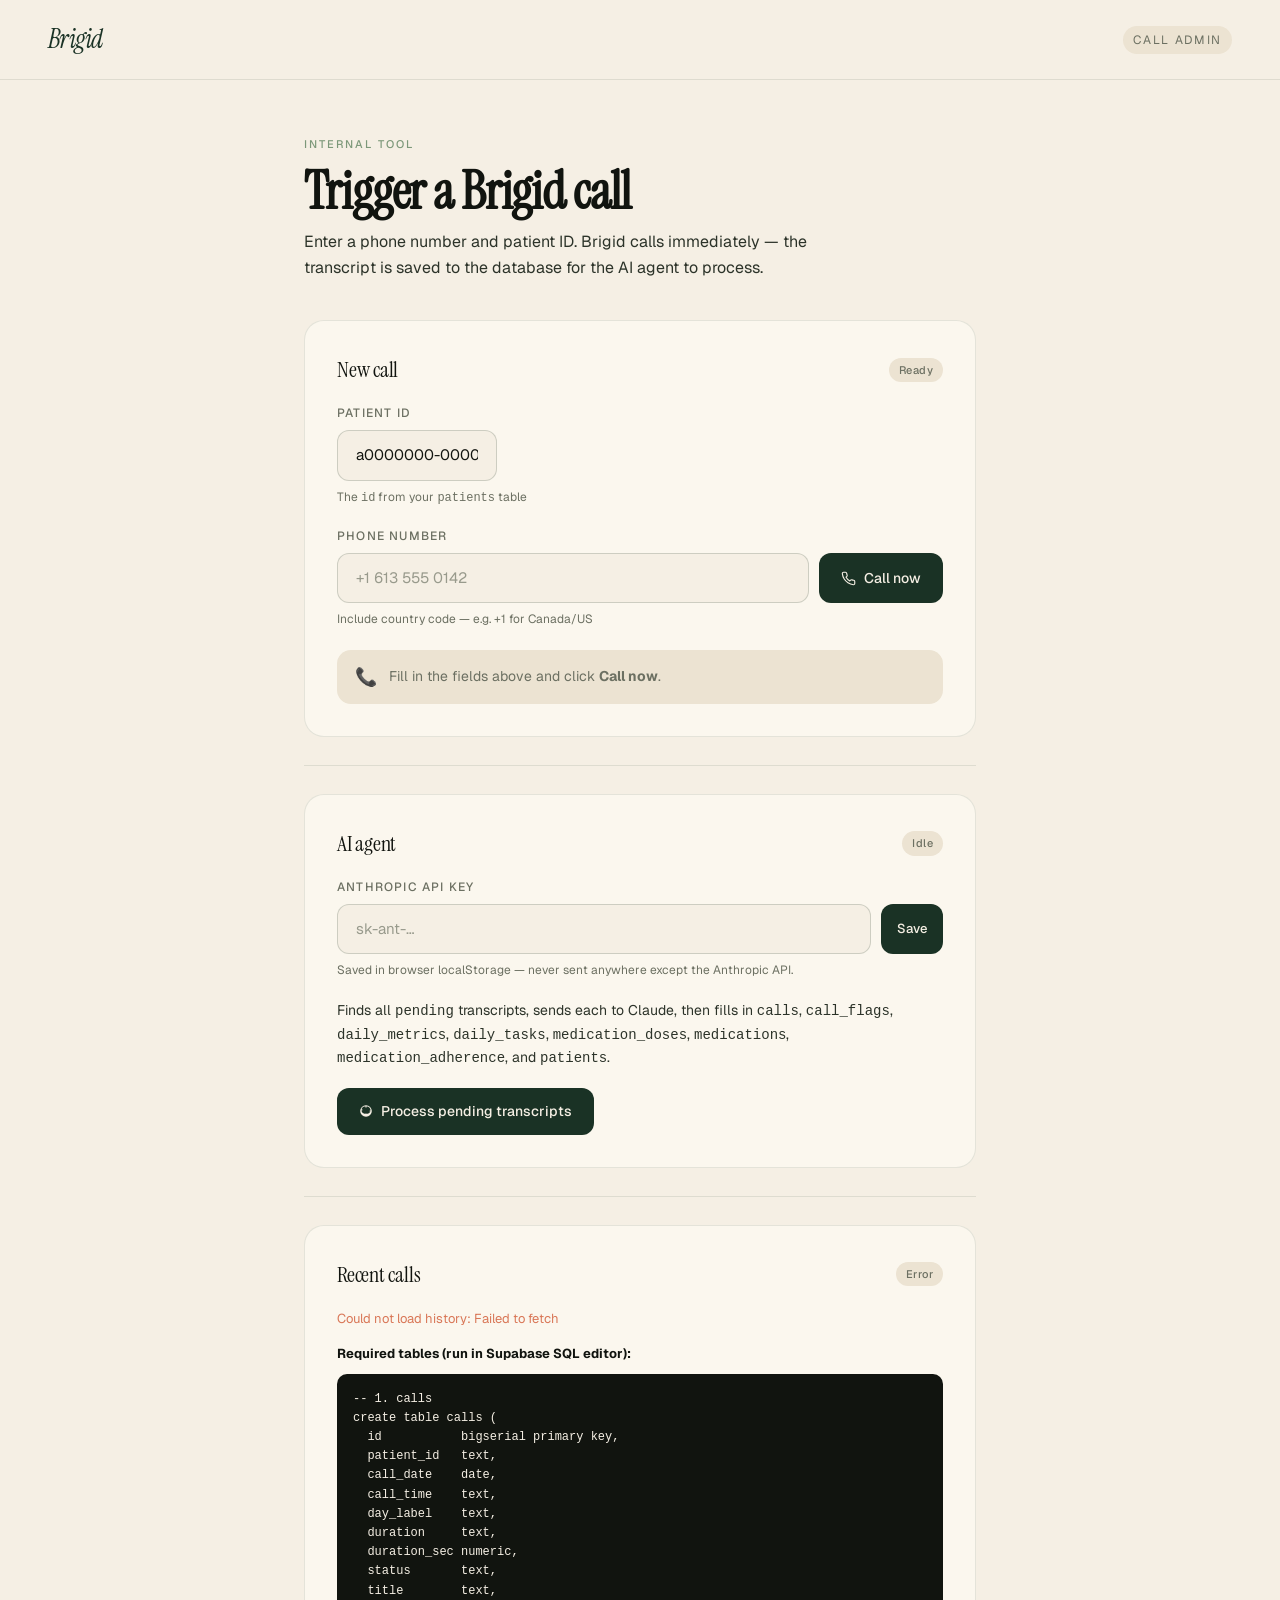
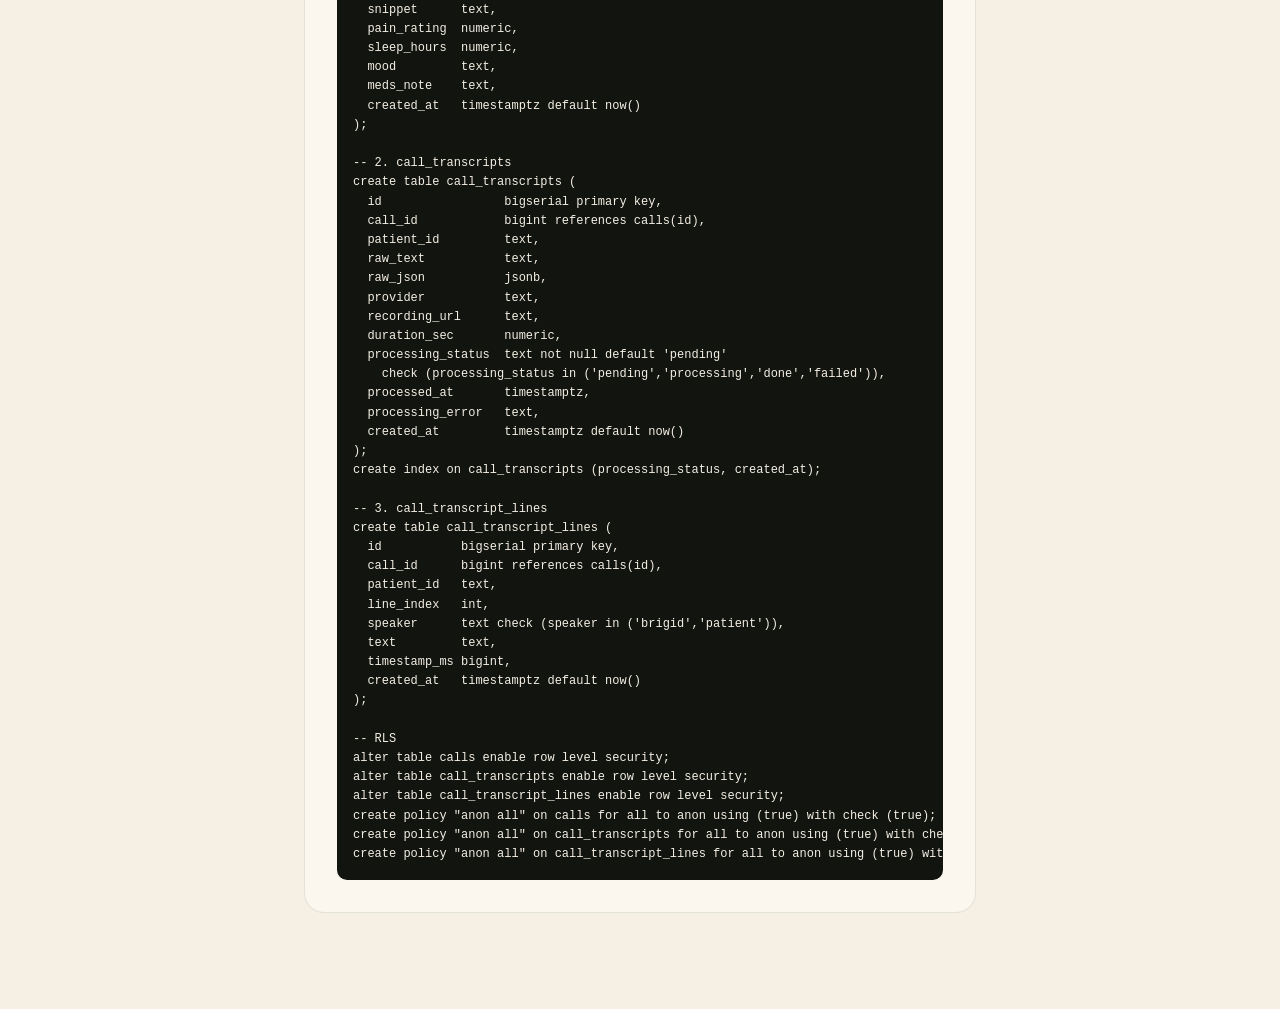
<file: call-admin.html>
<!DOCTYPE html>
<html lang="en">
<head>
<meta charset="UTF-8" />
<meta name="viewport" content="width=device-width, initial-scale=1.0" />
<title>Brigid — Call Admin</title>
<link rel="preconnect" href="https://fonts.googleapis.com" />
<link rel="preconnect" href="https://fonts.gstatic.com" crossorigin />
<link href="https://fonts.googleapis.com/css2?family=Instrument+Serif:ital@0;1&family=Newsreader:ital,opsz,wght@0,6..72,300..700;1,6..72,300..700&family=Geist:wght@300..700&display=swap" rel="stylesheet" />
<style>
  :root {
    --cream: #f5efe4; --cream-2: #ece3d2; --cream-3: #e2d6bf; --paper: #fbf7ee;
    --ink: #11140f; --ink-2: #2c3329; --muted: #6c7062; --muted-2: #989a8c;
    --forest: #1a3225; --forest-2: #234534; --sage: #7c9879;
    --sage-light: #c8d6c0; --sage-bg: #e3ead8;
    --coral: #d97757; --coral-bg: #f4d9cc;
    --amber: #c89a3a; --amber-bg: #f0e3c2;
    --success: #4f7a4d; --success-bg: #d6e3cd;
    --line: rgba(26,50,37,0.10); --line-2: rgba(26,50,37,0.18);
    --shadow: 0 6px 24px -8px rgba(26,50,37,0.12);
    --serif: 'Newsreader','Instrument Serif',Georgia,serif;
    --display: 'Instrument Serif','Newsreader',Georgia,serif;
    --sans: 'Geist',-apple-system,BlinkMacSystemFont,system-ui,sans-serif;
  }
  *{box-sizing:border-box;-webkit-font-smoothing:antialiased;margin:0;padding:0}
  html,body{min-height:100vh;background:var(--cream);font-family:var(--sans);color:var(--ink);font-size:15px;line-height:1.5}
  button{font:inherit;cursor:pointer;border:0;background:transparent;color:inherit}
  input,textarea{font:inherit}

  .nav{display:flex;align-items:center;justify-content:space-between;padding:20px 48px;background:rgba(245,239,228,0.9);backdrop-filter:blur(10px);border-bottom:1px solid var(--line);position:sticky;top:0;z-index:20}
  .logo{font-family:var(--display);font-size:26px;color:var(--forest);letter-spacing:-0.02em;font-style:italic}
  .nav-tag{font-size:12px;letter-spacing:0.14em;text-transform:uppercase;color:var(--muted);background:var(--cream-2);padding:5px 10px;border-radius:999px}

  .main{max-width:720px;margin:0 auto;padding:56px 24px 100px}

  .page-eyebrow{font-size:11px;letter-spacing:0.18em;text-transform:uppercase;color:var(--sage);font-weight:500;margin-bottom:12px}
  .page-title{font-family:var(--display);font-size:clamp(36px,5vw,52px);line-height:1.05;letter-spacing:-0.02em;color:var(--ink);margin-bottom:10px}
  .page-sub{font-size:16px;color:var(--ink-2);line-height:1.6;margin-bottom:40px;max-width:520px}

  .card{background:var(--paper);border:1px solid var(--line);border-radius:20px;padding:32px}
  .card+.card{margin-top:20px}

  .form-label{font-size:12px;letter-spacing:0.1em;text-transform:uppercase;color:var(--muted);font-weight:500;margin-bottom:8px;display:block}
  .form-row{margin-bottom:20px}
  .form-row:last-of-type{margin-bottom:0}
  .input-row{display:flex;gap:10px}
  .text-input{flex:1;padding:13px 18px;background:var(--cream);border:1px solid var(--line-2);border-radius:12px;font-size:15px;color:var(--ink);outline:none;transition:border-color .15s,box-shadow .15s}
  .text-input:focus{border-color:var(--forest);box-shadow:0 0 0 3px rgba(26,50,37,0.08)}
  .text-input::placeholder{color:var(--muted-2)}
  .text-input.error{border-color:var(--coral)}
  .text-input.small{max-width:160px}

  .btn-primary{display:inline-flex;align-items:center;gap:8px;padding:13px 22px;border-radius:12px;background:var(--forest);color:var(--cream);font-size:14px;font-weight:500;transition:background .15s,transform .15s;white-space:nowrap;flex-shrink:0}
  .btn-primary:hover:not(:disabled){background:var(--forest-2);transform:translateY(-1px)}
  .btn-primary:disabled{opacity:0.5;cursor:not-allowed;transform:none}

  .status-box{border-radius:14px;padding:16px 18px;font-size:14px;line-height:1.55;display:flex;align-items:flex-start;gap:12px;margin-top:22px}
  .status-box.idle{background:var(--cream-2);color:var(--muted)}
  .status-box.calling{background:var(--sage-bg);color:var(--forest)}
  .status-box.active{background:var(--amber-bg);color:#7a5c00}
  .status-box.done{background:var(--success-bg);color:var(--success)}
  .status-box.error{background:var(--coral-bg);color:#7a2a10}
  .status-icon{font-size:18px;flex-shrink:0;line-height:1.2}

  .pulse-dot{width:10px;height:10px;border-radius:50%;background:var(--forest);animation:pulse 1.8s ease-in-out infinite;flex-shrink:0;margin-top:5px}
  @keyframes pulse{0%,100%{opacity:1;transform:scale(1)}50%{opacity:0.4;transform:scale(0.85)}}

  .section-head{display:flex;align-items:center;justify-content:space-between;margin-bottom:18px}
  .section-head h3{font-family:var(--display);font-size:22px;letter-spacing:-0.01em;font-weight:400}
  .badge{display:inline-flex;align-items:center;gap:5px;padding:4px 10px;border-radius:999px;font-size:11px;font-weight:500;letter-spacing:0.04em}
  .badge.green{background:var(--success-bg);color:var(--success)}
  .badge.amber{background:var(--amber-bg);color:#7a5c00}
  .badge.muted{background:var(--cream-2);color:var(--muted)}
  .badge.red{background:var(--coral-bg);color:var(--coral)}

  /* Write log — shows each DB write as it happens */
  .write-log{display:flex;flex-direction:column;gap:6px;margin-top:18px}
  .write-step{display:flex;align-items:center;gap:10px;font-size:13px;color:var(--muted);padding:8px 12px;border-radius:8px;background:var(--cream);border:1px solid var(--line)}
  .write-step.pending .step-icon::before{content:'○';color:var(--muted-2)}
  .write-step.writing .step-icon::before{content:'◌';color:var(--amber);animation:spin 1s linear infinite}
  .write-step.done .step-icon::before{content:'●';color:var(--success)}
  .write-step.done{color:var(--ink-2)}
  .write-step.error-step .step-icon::before{content:'✕';color:var(--coral)}
  .write-step.error-step{color:var(--coral)}
  @keyframes spin{from{opacity:1}50%{opacity:0.3}to{opacity:1}}

  /* Transcript viewer */
  .turns{display:flex;flex-direction:column;gap:10px;max-height:400px;overflow-y:auto;padding-right:4px}
  .turn{padding:10px 14px;border-radius:10px;font-size:14px;line-height:1.6}
  .turn.brigid{background:var(--sage-bg);border-left:3px solid var(--sage)}
  .turn.patient{background:var(--cream);border-left:3px solid var(--amber)}
  .turn-speaker{font-size:10px;letter-spacing:0.14em;text-transform:uppercase;font-weight:600;margin-bottom:3px}
  .turn.brigid .turn-speaker{color:var(--forest)}
  .turn.patient .turn-speaker{color:#7a5c00}
  .turn-text{color:var(--ink-2)}

  /* History */
  .history-list{display:flex;flex-direction:column;gap:0}
  .history-item{padding:14px 0;border-top:1px solid var(--line)}
  .history-item:first-child{border-top:0}
  .history-phone{font-size:15px;color:var(--ink);font-weight:500}
  .history-meta{font-size:12px;color:var(--muted);margin-top:3px;display:flex;align-items:center;gap:8px}
  .history-snippet{font-size:13px;color:var(--ink-2);margin-top:6px;line-height:1.5;font-style:italic}
  .history-expand{font-size:12px;color:var(--forest);cursor:pointer;margin-top:5px;display:inline-block}
  .history-expand:hover{text-decoration:underline}
  .history-turns{display:none;margin-top:10px}
  .history-turns.open{display:flex;flex-direction:column;gap:6px}

  .helper{font-size:12px;color:var(--muted);margin-top:7px}
  .err-msg{font-size:13px;color:var(--coral);margin-top:6px;display:none}
  .err-msg.show{display:block}
  .divider{height:1px;background:var(--line);margin:28px 0}

  pre.sql{background:var(--ink);color:var(--cream);padding:16px;border-radius:10px;font-size:12px;overflow-x:auto;margin-top:10px;line-height:1.6}

  @media(max-width:600px){
    .nav{padding:16px 20px}
    .main{padding:36px 16px 80px}
    .card{padding:22px}
    .input-row{flex-direction:column}
    .btn-primary{justify-content:center}
  }
</style>
</head>
<body>

<nav class="nav">
  <span class="logo">Brigid</span>
  <span class="nav-tag">Call Admin</span>
</nav>

<main class="main">
  <div class="page-eyebrow">Internal tool</div>
  <h1 class="page-title">Trigger a Brigid call</h1>
  <p class="page-sub">Enter a phone number and patient ID. Brigid calls immediately — the transcript is saved to the database for the AI agent to process.</p>

  <!-- ── Trigger card ─────────────────────────────────────────── -->
  <div class="card">
    <div class="section-head">
      <h3>New call</h3>
      <span class="badge muted" id="call-badge">Ready</span>
    </div>

    <div class="form-row">
      <label class="form-label" for="patient-id">Patient ID</label>
      <input type="text" id="patient-id" class="text-input small" value="a0000000-0000-0000-0000-000000000001" />
      <p class="helper">The <code>id</code> from your <code>patients</code> table</p>
      <p class="err-msg" id="patient-error">Patient ID is required</p>
    </div>

    <div class="form-row">
      <label class="form-label" for="phone">Phone number</label>
      <div class="input-row">
        <input type="tel" id="phone" class="text-input" placeholder="+1 613 555 0142" autocomplete="tel" />
        <button class="btn-primary" id="call-btn" onclick="triggerCall()">
          <svg width="15" height="15" viewBox="0 0 24 24" fill="none"><path d="M22 16.92v3a2 2 0 0 1-2.18 2 19.79 19.79 0 0 1-8.63-3.07 19.5 19.5 0 0 1-6-6 19.79 19.79 0 0 1-3.07-8.67A2 2 0 0 1 4.11 2h3a2 2 0 0 1 2 1.72c.13.96.36 1.9.7 2.81a2 2 0 0 1-.45 2.11L8.09 9.91a16 16 0 0 0 6 6l1.27-1.27a2 2 0 0 1 2.11-.45c.91.34 1.85.57 2.81.7A2 2 0 0 1 22 16.92Z" stroke="currentColor" stroke-width="1.8" stroke-linecap="round" stroke-linejoin="round"/></svg>
          Call now
        </button>
      </div>
      <p class="helper">Include country code — e.g. +1 for Canada/US</p>
      <p class="err-msg" id="phone-error">Enter a valid phone number with country code (e.g. +16135550142)</p>
    </div>

    <div class="status-box idle" id="status-box">
      <span class="status-icon">📞</span>
      <div id="status-text">Fill in the fields above and click <strong>Call now</strong>.</div>
    </div>

    <div id="fetch-now-wrap" style="display:none;margin-top:12px">
      <button class="btn-primary" id="fetch-now-btn" onclick="fetchNow()" style="background:var(--forest-2);font-size:13px;padding:10px 18px">
        <svg width="14" height="14" viewBox="0 0 24 24" fill="none"><path d="M1 4v6h6M23 20v-6h-6" stroke="currentColor" stroke-width="2" stroke-linecap="round" stroke-linejoin="round"/><path d="M20.49 9A9 9 0 0 0 5.64 5.64L1 10m22 4-4.64 4.36A9 9 0 0 1 3.51 15" stroke="currentColor" stroke-width="2" stroke-linecap="round" stroke-linejoin="round"/></svg>
        Fetch transcript now
      </button>
      <p class="helper" style="margin-top:6px">If you've hung up but the page still shows "active", click this to grab the transcript immediately.</p>
    </div>

    <!-- DB write progress -->
    <div class="write-log" id="write-log" style="display:none">
      <div class="write-step pending" id="step-calls">
        <span class="step-icon"></span>
        <span>1. <strong>calls</strong> — stub record (date, time, duration)</span>
      </div>
      <div class="write-step pending" id="step-transcripts">
        <span class="step-icon"></span>
        <span>2. <strong>call_transcripts</strong> — raw text + JSON + recording URL</span>
      </div>
      <div class="write-step pending" id="step-lines">
        <span class="step-icon"></span>
        <span>3. <strong>call_transcript_lines</strong> — one row per speaker turn</span>
      </div>
    </div>
  </div>

  <!-- ── Transcript viewer ────────────────────────────────────── -->
  <div class="card" id="transcript-card" style="display:none">
    <div class="section-head">
      <h3>Transcript</h3>
      <span class="badge amber" id="transcript-badge">In progress</span>
    </div>
    <div class="turns" id="turns-list"></div>
    <p class="helper" id="transcript-helper">Polling every 5 seconds — updates when the call ends.</p>
  </div>

  <div class="divider"></div>

  <!-- ── AI Agent card ────────────────────────────────────────── -->
  <div class="card">
    <div class="section-head">
      <h3>AI agent</h3>
      <span class="badge muted" id="agent-badge">Idle</span>
    </div>
    <div class="form-row" style="margin-bottom:20px">
      <label class="form-label" for="anthropic-key-input">Anthropic API key</label>
      <div class="input-row">
        <input type="password" id="anthropic-key-input" class="text-input" placeholder="sk-ant-…" autocomplete="off" />
        <button class="btn-primary" onclick="saveAnthropicKey()" style="font-size:13px;padding:10px 16px">Save</button>
      </div>
      <p class="helper" id="anthropic-key-status">Saved in browser localStorage — never sent anywhere except the Anthropic API.</p>
    </div>
    <p style="font-size:14px;color:var(--ink-2);margin-bottom:18px;line-height:1.6">
      Finds all <code>pending</code> transcripts, sends each to Claude, then fills in
      <code>calls</code>, <code>call_flags</code>, <code>daily_metrics</code>, <code>daily_tasks</code>,
      <code>medication_doses</code>, <code>medications</code>, <code>medication_adherence</code>, and <code>patients</code>.
    </p>
    <div style="display:flex;align-items:center;gap:10px;flex-wrap:wrap">
      <button class="btn-primary" id="agent-btn" onclick="runAgent()">
        <svg width="14" height="14" viewBox="0 0 24 24" fill="none"><path d="M12 2a10 10 0 1 0 10 10A10 10 0 0 0 12 2zm1 14.93V17a1 1 0 0 0-2 0v-.07A8 8 0 0 1 4.07 11H5a1 1 0 0 0 0-2h-.93A8 8 0 0 1 11 4.07V5a1 1 0 0 0 2 0v-.93A8 8 0 0 1 19.93 11H19a1 1 0 0 0 0 2h.93A8 8 0 0 1 13 16.93z" fill="currentColor"/></svg>
        Process pending transcripts
      </button>
      <span id="agent-pending-count" style="font-size:13px;color:var(--muted)">Checking…</span>
    </div>

    <!-- Per-transcript progress -->
    <div id="agent-progress" style="display:none;margin-top:22px;display:none">
      <div id="agent-transcript-list" style="display:flex;flex-direction:column;gap:14px"></div>
    </div>
  </div>

  <div class="divider"></div>

  <!-- ── History card ─────────────────────────────────────────── -->
  <div class="card" id="history-card">
    <div class="section-head">
      <h3>Recent calls</h3>
      <span class="badge muted" id="history-count">Loading…</span>
    </div>
    <div class="history-list" id="history-list">
      <div style="font-size:14px;color:var(--muted);padding:8px 0">Loading…</div>
    </div>
  </div>
</main>

<script>
// ─── Config ───────────────────────────────────────────────────────────────────
const VAPI_KEY        = '1944e1b1-d2c9-4722-9b22-9c99b47e4bef';
const VAPI_ASST_ID    = 'd87471dc-5c6c-4c77-9b08-515f8bdddd29';
const VAPI_PHONE_ID   = 'd12950bf-4218-4f33-9462-26d09f6a8c8b';
const SB_URL          = 'https://tyappihpydablttacxun.supabase.co';
const SB_KEY          = 'eyJhbGciOiJIUzI1NiIsInR5cCI6IkpXVCJ9.eyJpc3MiOiJzdXBhYmFzZSIsInJlZiI6InR5YXBwaWhweWRhYmx0dGFjeHVuIiwicm9sZSI6ImFub24iLCJpYXQiOjE3Nzk5OTU2MDAsImV4cCI6MjA5NTU3MTYwMH0.9lsdlGnF-GQ-p_pv0lIimfggziCou_vBMMFUbJ1HD9g';
const CLAUDE_MODEL    = 'claude-sonnet-4-6';
function getAnthropicKey() {
  return document.getElementById('anthropic-key-input').value.trim()
    || localStorage.getItem('brigid_anthropic_key')
    || '';
}

let pollTimer = null;
let currentPollContext = null; // { callId, patientId, phone, now, btn }

// ─── Supabase ─────────────────────────────────────────────────────────────────
async function sbPost(table, body, opts = {}) {
  const prefer = [
    opts.returning ? 'return=representation' : 'return=minimal',
    opts.upsert    ? 'resolution=merge-duplicates' : '',
  ].filter(Boolean).join(',');

  const res = await fetch(`${SB_URL}/rest/v1/${table}`, {
    method: 'POST',
    headers: {
      'apikey': SB_KEY,
      'Authorization': `Bearer ${SB_KEY}`,
      'Content-Type': 'application/json',
      'Prefer': prefer,
    },
    body: JSON.stringify(body),
  });
  const text = await res.text();
  if (!res.ok) throw new Error(`${table} insert failed ${res.status}: ${text}`);
  return opts.returning ? JSON.parse(text) : null;
}

async function sbSelect(table, params = '') {
  const res = await fetch(`${SB_URL}/rest/v1/${table}?${params}`, {
    headers: { 'apikey': SB_KEY, 'Authorization': `Bearer ${SB_KEY}` },
  });
  if (!res.ok) throw new Error(`${table} select failed ${res.status}`);
  return res.json();
}

// ─── Vapi ─────────────────────────────────────────────────────────────────────
async function vapiCreateCall(phoneNumber) {
  const res = await fetch('https://api.vapi.ai/call', {
    method: 'POST',
    headers: { 'Authorization': `Bearer ${VAPI_KEY}`, 'Content-Type': 'application/json' },
    body: JSON.stringify({
      assistantId: VAPI_ASST_ID,
      phoneNumberId: VAPI_PHONE_ID,
      customer: { number: phoneNumber },
    }),
  });
  const text = await res.text();
  if (!res.ok) throw new Error(`Vapi create call ${res.status}: ${text}`);
  return JSON.parse(text);
}

async function vapiGetCall(callId) {
  const res = await fetch(`https://api.vapi.ai/call/${callId}`, {
    headers: { 'Authorization': `Bearer ${VAPI_KEY}` },
  });
  if (!res.ok) throw new Error(`Vapi get call ${res.status}`);
  return res.json();
}

// ─── Transcript parsing ───────────────────────────────────────────────────────
// Returns { rawText, rawJson, turns }
// turns = [{ speaker: 'brigid'|'patient', text, timestamp_ms }]
function parseVapiCall(call) {
  const messages = Array.isArray(call.messages) ? call.messages : [];
  const rawText  = call.transcript || '';

  // ── Strategy 1: parse call.transcript string ─────────────────────────────
  // Vapi formats this as "AI: ...\n\nUser: ...\n\n..." — most reliable source
  // for both sides of the conversation.
  let turns = [];
  if (rawText) {
    // Split on newlines; each speaker turn starts with a role prefix
    const lines = rawText.split('\n').map(l => l.trim()).filter(Boolean);
    let current = null;
    for (const line of lines) {
      // Match "AI:", "Assistant:", "Bot:", "Brigid:" → agent
      //       "User:", "Patient:", "Human:"           → patient
      const agentMatch   = line.match(/^(AI|Assistant|Bot|Brigid)\s*:\s*(.*)/i);
      const patientMatch = line.match(/^(User|Patient|Human)\s*:\s*(.*)/i);
      if (agentMatch) {
        if (current) turns.push(current);
        current = { speaker: 'brigid', text: agentMatch[2].trim(), timestamp_ms: null };
      } else if (patientMatch) {
        if (current) turns.push(current);
        current = { speaker: 'patient', text: patientMatch[2].trim(), timestamp_ms: null };
      } else if (current) {
        // Continuation of the previous turn
        current.text += ' ' + line;
      }
    }
    if (current) turns.push(current);
    turns = turns.filter(t => t.text.length > 0);
  }

  // ── Strategy 2: fall back to messages array if transcript string was empty
  // or produced no turns (e.g. call ended before any speech)
  if (turns.length === 0 && messages.length > 0) {
    turns = messages
      .filter(m => m.role === 'assistant' || m.role === 'bot' || m.role === 'user')
      .map(m => ({
        speaker: (m.role === 'assistant' || m.role === 'bot') ? 'brigid' : 'patient',
        text: (m.content || m.message || m.text || '').trim(),
        timestamp_ms: m.time != null ? Math.round(m.time * 1000) : null,
      }))
      .filter(t => t.text.length > 0);
  }

  // ── Build rawText from turns if transcript string was empty
  const finalRawText = rawText || turns
    .map(t => `${t.speaker === 'brigid' ? 'Brigid' : 'Patient'}: ${t.text}`)
    .join('\n\n');

  return { rawText: finalRawText, rawJson: messages.length > 0 ? messages : null, turns };
}

// ─── Date/time helpers ────────────────────────────────────────────────────────
function formatDate(d) {
  return d.toISOString().slice(0, 10); // '2026-05-13'
}
function formatTime(d) {
  return d.toLocaleTimeString('en-US', { hour: 'numeric', minute: '2-digit', hour12: true }).toLowerCase(); // '9:08 am'
}
function dayLabel(d) {
  return d.toLocaleDateString('en-US', { weekday: 'short' }); // 'Wed'
}
function formatDuration(sec) {
  const m = Math.floor(sec / 60);
  const s = Math.round(sec % 60);
  return s > 0 ? `${m} min ${s} sec` : `${m} min`;
}

// ─── UI helpers ───────────────────────────────────────────────────────────────
const TERMINAL = new Set(['ended', 'completed', 'failed', 'no-answer', 'busy', 'canceled']);

function setStatus(state, html) {
  const box = document.getElementById('status-box');
  const icons = { idle: '📞', calling: '', active: '🔴', done: '✅', error: '⚠️' };
  box.className = 'status-box ' + state;
  if (state === 'calling') {
    box.innerHTML = `<div class="pulse-dot"></div><div>${html}</div>`;
  } else {
    box.innerHTML = `<span class="status-icon">${icons[state]}</span><div>${html}</div>`;
  }
}

function setBadge(id, text, cls) {
  const el = document.getElementById(id);
  el.textContent = text;
  el.className = 'badge ' + cls;
}

function setStep(id, state) {
  document.getElementById(id).className = 'write-step ' + state;
}

function renderTurns(turns) {
  const list = document.getElementById('turns-list');
  if (!turns || turns.length === 0) {
    list.innerHTML = '<div style="font-size:14px;color:var(--muted)">No transcript yet.</div>';
    return;
  }
  list.innerHTML = turns.map(t => `
    <div class="turn ${t.speaker}">
      <div class="turn-speaker">${t.speaker === 'brigid' ? 'Brigid' : 'Patient'}</div>
      <div class="turn-text">${t.text}</div>
    </div>`).join('');
}

// ─── Main trigger ─────────────────────────────────────────────────────────────
async function triggerCall() {
  const patientId = document.getElementById('patient-id').value.trim();
  const phoneRaw  = document.getElementById('phone').value.trim();
  const phone     = phoneRaw.replace(/[\s\-().]/g, '');

  let valid = true;
  if (!patientId) {
    document.getElementById('patient-error').classList.add('show');
    document.getElementById('patient-id').classList.add('error');
    valid = false;
  } else {
    document.getElementById('patient-error').classList.remove('show');
    document.getElementById('patient-id').classList.remove('error');
  }
  if (!/^\+\d{10,15}$/.test(phone)) {
    document.getElementById('phone-error').classList.add('show');
    document.getElementById('phone').classList.add('error');
    valid = false;
  } else {
    document.getElementById('phone-error').classList.remove('show');
    document.getElementById('phone').classList.remove('error');
  }
  if (!valid) return;

  const btn = document.getElementById('call-btn');
  btn.disabled = true;

  // Show write log
  document.getElementById('write-log').style.display = 'flex';
  setStep('step-calls', 'pending');
  setStep('step-transcripts', 'pending');
  setStep('step-lines', 'pending');

  try {
    setStatus('calling', `Placing call to <strong>${phone}</strong>…`);
    setBadge('call-badge', 'Calling', 'amber');

    const vapiCall = await vapiCreateCall(phone);
    const callId = vapiCall.id;
    const now = new Date();

    setStatus('active', `Call connecting — <strong>${phone}</strong>. Waiting for it to end…`);
    setBadge('call-badge', 'In call', 'amber');

    // Show transcript card immediately
    document.getElementById('transcript-card').style.display = 'block';
    renderTurns([]);
    setBadge('transcript-badge', 'In progress', 'amber');

    startPolling({ callId, patientId, phone, now, btn });

  } catch (err) {
    setStatus('error', `<strong>Error:</strong> ${err.message}`);
    setBadge('call-badge', 'Error', 'muted');
    btn.disabled = false;
  }
}

// ─── Polling + DB writes ──────────────────────────────────────────────────────
// Called when user clicks "Fetch transcript now"
async function fetchNow() {
  if (!currentPollContext) return;
  document.getElementById('fetch-now-btn').disabled = true;
  document.getElementById('fetch-now-btn').textContent = 'Fetching…';
  clearInterval(pollTimer);
  pollTimer = null;
  await handleCallEnd(currentPollContext);
}

function startPolling(ctx) {
  currentPollContext = ctx;
  const { callId, patientId, phone, now, btn } = ctx;
  if (pollTimer) clearInterval(pollTimer);

  // Show the manual fetch button right away
  document.getElementById('fetch-now-wrap').style.display = 'block';

  pollTimer = setInterval(async () => {
    try {
      const call = await vapiGetCall(callId);

      if (!TERMINAL.has(call.status)) {
        setStatus('active', `Call with <strong>${phone}</strong> is active (${call.status}). Listening…`);
        return;
      }

      clearInterval(pollTimer);
      pollTimer = null;
      await handleCallEnd(ctx);

    } catch (err) {
      console.warn('Poll error:', err.message);
    }
  }, 5000);
}

async function handleCallEnd({ callId, patientId, phone, now, btn }) {
  document.getElementById('fetch-now-wrap').style.display = 'none';
  currentPollContext = null;

  try {
    const call = await vapiGetCall(callId);

    const durationSec = call.duration || null;
    const { rawText, rawJson, turns } = parseVapiCall(call);
    const recordingUrl = call.recordingUrl || call.stereoRecordingUrl || null;

    // Render transcript immediately
    renderTurns(turns);
    setBadge('transcript-badge', 'Complete', 'green');
    document.getElementById('transcript-helper').textContent =
      durationSec ? `Call ended · ${formatDuration(durationSec)}` : 'Call ended.';

    // ── Write 1: calls (stub) ────────────────────────────────────────────────
    setStep('step-calls', 'writing');
    const callRows = await sbPost('calls', {
      patient_id: patientId,
      call_date:  formatDate(now),
      call_time:  formatTime(now),
      day_label:  dayLabel(now),
      duration:   durationSec ? formatDuration(durationSec) : null,
    }, { returning: true });
    const dbCallId = callRows[0].id;
    setStep('step-calls', 'done');

    // ── Write 2: call_transcripts ────────────────────────────────────────────
    setStep('step-transcripts', 'writing');
    await sbPost('call_transcripts', {
      call_id:           dbCallId,
      patient_id:        patientId,
      raw_text:          rawText || null,
      raw_json:          rawJson || null,
      provider:          'vapi',
      recording_url:     recordingUrl,
      duration_sec:      durationSec,
      processing_status: 'pending',
    });
    setStep('step-transcripts', 'done');

    // ── Write 3: call_transcript_lines ───────────────────────────────────────
    if (turns.length > 0) {
      setStep('step-lines', 'writing');
      const lines = turns.map((t, i) => ({
        call_id:      dbCallId,
        patient_id:   patientId,
        line_index:   i,
        speaker:      t.speaker,
        text:         t.text,
        timestamp_ms: t.timestamp_ms,
      }));
      await sbPost('call_transcript_lines', lines);
    }
    setStep('step-lines', 'done');

    setStatus('done', `Done. Transcript saved — <strong>${turns.length} turn${turns.length !== 1 ? 's' : ''}</strong>. AI agent will process it next.`);
    setBadge('call-badge', 'Done', 'green');
    btn.disabled = false;
    loadHistory();

  } catch (err) {
    console.error('Write error:', err);
    ['step-calls','step-transcripts','step-lines'].forEach(id => {
      if (document.getElementById(id).classList.contains('writing')) {
        setStep(id, 'error-step');
      }
    });
    setStatus('error', `<strong>Error during save:</strong> ${err.message}`);
    setBadge('call-badge', 'Error', 'muted');
    btn.disabled = false;
  }
}

// ─── History ──────────────────────────────────────────────────────────────────
async function loadHistory() {
  const list  = document.getElementById('history-list');
  const count = document.getElementById('history-count');
  try {
    // Join call_transcripts → calls for metadata
    const rows = await sbSelect(
      'call_transcripts',
      'order=created_at.desc&limit=20&select=*,calls(call_date,call_time,duration,patient_id)'
    );

    if (!rows || rows.length === 0) {
      list.innerHTML = '<div style="font-size:14px;color:var(--muted)">No calls yet.</div>';
      count.textContent = '0 calls';
      return;
    }

    count.textContent = `${rows.length} call${rows.length !== 1 ? 's' : ''}`;

    // For each call_transcript, also fetch lines
    list.innerHTML = rows.map((r, idx) => {
      const meta   = r.calls || {};
      const dt     = meta.call_date && meta.call_time
        ? `${meta.call_date} · ${meta.call_time}`
        : r.created_at ? new Date(r.created_at).toLocaleString() : '—';
      const dur    = meta.duration || (r.duration_sec ? formatDuration(r.duration_sec) : '');
      const status = r.processing_status || 'pending';
      const cls    = status === 'done' ? 'green' : status === 'failed' ? 'red' : 'amber';
      const snippet = r.raw_text
        ? r.raw_text.slice(0, 140).replace(/\n/g,'  ') + (r.raw_text.length > 140 ? '…' : '')
        : 'No transcript';

      return `
        <div class="history-item">
          <div class="history-phone">Patient ${meta.patient_id || r.patient_id || '—'}</div>
          <div class="history-meta">
            ${dt}${dur ? ' · ' + dur : ''}
            <span class="badge ${cls}">${status}</span>
            ${r.recording_url ? `<a href="${r.recording_url}" target="_blank" style="color:var(--forest);font-size:12px">▶ Recording</a>` : ''}
          </div>
          ${r.raw_text ? `<div class="history-snippet">"${snippet}"</div>
          <span class="history-expand" onclick="toggleHistory(${idx})">Show transcript ▾</span>
          <div class="history-turns" id="hist-${idx}">
            ${buildHistoryTurns(r.raw_text)}
          </div>` : ''}
        </div>`;
    }).join('');

  } catch (err) {
    list.innerHTML = `<div style="font-size:13px;color:var(--coral)">Could not load history: ${err.message}</div>`;
    showSqlHint();
    count.textContent = 'Error';
  }
}

function buildHistoryTurns(rawText) {
  if (!rawText) return '';
  // Try to re-parse lines like "Brigid: ..." or "Patient: ..."
  const lines = rawText.split('\n').filter(Boolean);
  return lines.map(line => {
    const brigid  = line.match(/^Brigid:\s*(.*)/i);
    const patient = line.match(/^Patient:\s*(.*)/i);
    if (brigid) return `<div class="turn brigid"><div class="turn-speaker">Brigid</div><div class="turn-text">${brigid[1]}</div></div>`;
    if (patient) return `<div class="turn patient"><div class="turn-speaker">Patient</div><div class="turn-text">${patient[1]}</div></div>`;
    return `<div class="turn brigid"><div class="turn-text">${line}</div></div>`;
  }).join('');
}

function toggleHistory(idx) {
  const el  = document.getElementById('hist-' + idx);
  const btn = el.previousElementSibling;
  const open = el.classList.toggle('open');
  btn.textContent = open ? 'Hide transcript ▴' : 'Show transcript ▾';
}

function showSqlHint() {
  const list = document.getElementById('history-list');
  const hint = document.createElement('div');
  hint.style.cssText = 'margin-top:16px;font-size:13px';
  hint.innerHTML = `<strong>Required tables (run in Supabase SQL editor):</strong>
<pre class="sql">-- 1. calls
create table calls (
  id           bigserial primary key,
  patient_id   text,
  call_date    date,
  call_time    text,
  day_label    text,
  duration     text,
  duration_sec numeric,
  status       text,
  title        text,
  snippet      text,
  pain_rating  numeric,
  sleep_hours  numeric,
  mood         text,
  meds_note    text,
  created_at   timestamptz default now()
);

-- 2. call_transcripts
create table call_transcripts (
  id                 bigserial primary key,
  call_id            bigint references calls(id),
  patient_id         text,
  raw_text           text,
  raw_json           jsonb,
  provider           text,
  recording_url      text,
  duration_sec       numeric,
  processing_status  text not null default 'pending'
    check (processing_status in ('pending','processing','done','failed')),
  processed_at       timestamptz,
  processing_error   text,
  created_at         timestamptz default now()
);
create index on call_transcripts (processing_status, created_at);

-- 3. call_transcript_lines
create table call_transcript_lines (
  id           bigserial primary key,
  call_id      bigint references calls(id),
  patient_id   text,
  line_index   int,
  speaker      text check (speaker in ('brigid','patient')),
  text         text,
  timestamp_ms bigint,
  created_at   timestamptz default now()
);

-- RLS
alter table calls enable row level security;
alter table call_transcripts enable row level security;
alter table call_transcript_lines enable row level security;
create policy "anon all" on calls for all to anon using (true) with check (true);
create policy "anon all" on call_transcripts for all to anon using (true) with check (true);
create policy "anon all" on call_transcript_lines for all to anon using (true) with check (true);</pre>`;
  list.appendChild(hint);
}

// ─── Supabase PATCH helper ────────────────────────────────────────────────────
async function sbPatch(table, match, body) {
  const params = Object.entries(match).map(([k, v]) => `${k}=eq.${encodeURIComponent(v)}`).join('&');
  const res = await fetch(`${SB_URL}/rest/v1/${table}?${params}`, {
    method: 'PATCH',
    headers: {
      'apikey': SB_KEY,
      'Authorization': `Bearer ${SB_KEY}`,
      'Content-Type': 'application/json',
    },
    body: JSON.stringify(body),
  });
  const text = await res.text();
  if (!res.ok) throw new Error(`${table} patch failed ${res.status}: ${text}`);
}

async function sbDelete(table, match) {
  const params = Object.entries(match).map(([k, v]) => `${k}=eq.${encodeURIComponent(v)}`).join('&');
  const res = await fetch(`${SB_URL}/rest/v1/${table}?${params}`, {
    method: 'DELETE',
    headers: { 'apikey': SB_KEY, 'Authorization': `Bearer ${SB_KEY}` },
  });
  if (!res.ok) throw new Error(`${table} delete failed ${res.status}`);
}

async function sbRpc(fn, body) {
  const res = await fetch(`${SB_URL}/rest/v1/rpc/${fn}`, {
    method: 'POST',
    headers: {
      'apikey': SB_KEY,
      'Authorization': `Bearer ${SB_KEY}`,
      'Content-Type': 'application/json',
    },
    body: JSON.stringify(body),
  });
  if (!res.ok) throw new Error(`rpc/${fn} failed ${res.status}`);
  return res.json();
}

// ─── Claude API ───────────────────────────────────────────────────────────────
async function callClaude(systemPrompt, userPrompt) {
  const res = await fetch('https://api.anthropic.com/v1/messages', {
    method: 'POST',
    headers: {
      'x-api-key': getAnthropicKey(),
      'anthropic-version': '2023-06-01',
      'anthropic-dangerous-allow-browser': 'true',
      'content-type': 'application/json',
    },
    body: JSON.stringify({
      model: CLAUDE_MODEL,
      max_tokens: 4096,
      system: systemPrompt,
      messages: [{ role: 'user', content: userPrompt }],
    }),
  });
  const text = await res.text();
  if (!res.ok) throw new Error(`Claude API ${res.status}: ${text}`);
  const data = JSON.parse(text);
  return data.content[0].text;
}

// ─── Agent — pending count ────────────────────────────────────────────────────
async function refreshPendingCount() {
  try {
    const rows = await sbSelect('call_transcripts', 'processing_status=eq.pending&select=id');
    const n = rows.length;
    document.getElementById('agent-pending-count').textContent =
      n === 0 ? 'No pending transcripts' : `${n} pending transcript${n !== 1 ? 's' : ''}`;
  } catch {
    document.getElementById('agent-pending-count').textContent = '';
  }
}

// ─── Agent — build prompts ────────────────────────────────────────────────────
function buildSystemPrompt(patient, meds, daysSinceSurgery) {
  const medList = meds.map(m => `  - ID: ${m.id} | ${m.name} ${m.dose} ${m.schedule} (${m.purpose})`).join('\n');
  return `You are a clinical data extraction agent for Brigid Health.
You are given the transcript of a daily phone check-in call between Brigid (an AI care companion) and a post-surgical patient recovering at home.

Your job is to extract structured data from the transcript and return it as a single JSON object.

Be conservative. If something was not clearly stated in the transcript, return null for that field. Do not infer or guess. Only extract what was explicitly said or clearly implied.

Patient context:
- Name: ${patient.name}
- Preferred name: ${patient.preferred_name || patient.name}
- Age: ${patient.age}
- Procedure: ${patient.procedure}
- Days since surgery: ${daysSinceSurgery}
- Active medications:
${medList || '  (none on record)'}

Status rules:
"green"  — patient sounds well, no concerns, all medications taken, pain manageable, mood stable or positive.
"amber"  — at least one of: medication missed, pain above 6/10, mood described as low or tearful, new symptom mentioned, patient expressed worry or distress.
"red"    — any of: fall reported, severe pain (8-10/10), chest pain, shortness of breath, signs of infection (fever, redness, discharge), confusion, patient requests urgent help.

Mood scale (integer 1-5):
5 = Bright — laughing, cheerful, positive, enthusiastic
4 = Okay — calm, fine, steady, no complaints about mood
3 = Quiet — subdued, tired, not much to say, flat tone
2 = Low — sad, discouraged, frustrated, unmotivated
1 = Down — tearful, hopeless, expressing despair

Recovery score (0-100): Combine pain (lower=better), sleep (more=better), mood, mobility, and medication adherence. Weight pain and mobility most heavily.
90-100=full recovery, 75-89=recovering well, 60-74=steady, 45-59=struggling, <45=significant concerns.

Daily task labels — use EXACTLY these strings, only if the patient mentioned them:
"Eating meals", "Getting dressed", "Bathing", "Walking indoors", "Climbing stairs", "Getting in/out of bed"

Medication matching — match patient's words to the medication list above using common references:
"blood thinner", "the clot one" → Apixaban
"pain pill", "Tylenol", "paracetamol" → Acetaminophen
"iron", "iron pill" → Ferrous sulfate
"stomach pill", "the acid one" → Pantoprazole
If patient says "everything" or "all my pills" → mark all as taken: true.
If patient names one they forgot → that one taken: false, all others taken: true.
If nothing said about a medication → omit it.`;
}

function buildUserPrompt(rawText, callTime) {
  return `Here is the full transcript of today's call:

---
${rawText}
---

Return a JSON object with EXACTLY this structure. Do not add keys. Do not remove keys. Use null for anything not found.

{
  "call": {
    "status": "green|amber|red",
    "status_reasoning": "one sentence",
    "title": "max 60 char headline",
    "snippet": "2-3 sentence plain-English summary for the family dashboard",
    "pain_rating": 0-10 or null,
    "sleep_hours": float or null,
    "mood": 1-5 or null,
    "meds_note": "all taken" or "NAME missed" or null
  },
  "flags": ["plain English concern 1", "concern 2"],
  "daily_metrics": {
    "recovery_score": 0-100 or null,
    "pain_rating": 0-10 or null,
    "sleep_hours": float or null,
    "mood": 1-5 or null,
    "mobility_note": "short phrase or null",
    "day_status": "green|amber|red"
  },
  "daily_tasks": [
    { "label": "exact label string", "level": "independent|help|dependent", "detail": "short phrase" }
  ],
  "medications": [
    { "medication_id": "uuid", "name": "name", "taken": true|false, "taken_at": "time or null", "note": "comment or null" }
  ],
  "patient_update": {
    "new_status": "well|watch|alert",
    "new_status_label": "short pill label",
    "last_check_in": "Today, ${callTime}",
    "summary": "Brigid's note paragraph — 2-4 sentences, warm and plain-English"
  }
}`;
}

// ─── Agent — parse LLM response ───────────────────────────────────────────────
function parseLLMResponse(text) {
  // Strip any markdown fences Claude might add
  const cleaned = text.replace(/^```json\s*/i, '').replace(/^```\s*/i, '').replace(/```\s*$/i, '').trim();
  return JSON.parse(cleaned);
}

// ─── Agent — write sequence ───────────────────────────────────────────────────
async function agentWriteAll({ llm, transcriptId, callId, patientId, callDate, callTime, meds, stepEl }) {
  const step = (n, state) => {
    const el = stepEl.querySelector(`[data-step="${n}"]`);
    if (el) el.className = 'write-step ' + state;
  };

  // W1 — calls (fill null columns)
  step(1, 'writing');
  await sbPatch('calls', { id: callId }, {
    status:      llm.call.status,
    title:       llm.call.title,
    snippet:     llm.call.snippet,
    pain_rating: llm.call.pain_rating,
    sleep_hours: llm.call.sleep_hours,
    mood:        llm.call.mood,
    meds_note:   llm.call.meds_note,
  });
  step(1, 'done');

  // W2 — call_flags
  step(2, 'writing');
  if (Array.isArray(llm.flags) && llm.flags.length > 0) {
    await sbPost('call_flags', llm.flags.map(f => ({ call_id: callId, patient_id: patientId, flag_text: f })));
  }
  step(2, 'done');

  // W3 — daily_metrics
  step(3, 'writing');
  await sbPost('daily_metrics', {
    patient_id:     patientId,
    date:           callDate,
    recovery_score: llm.daily_metrics.recovery_score,
    pain_rating:    llm.daily_metrics.pain_rating,
    sleep_hours:    llm.daily_metrics.sleep_hours,
    mood:           llm.daily_metrics.mood,
    mobility_note:  llm.daily_metrics.mobility_note,
    day_status:     llm.daily_metrics.day_status,
  }, { upsert: true });
  step(3, 'done');

  // W4 — daily_tasks (delete today's first, then insert)
  step(4, 'writing');
  await sbDelete('daily_tasks', { patient_id: patientId, date: callDate });
  if (Array.isArray(llm.daily_tasks) && llm.daily_tasks.length > 0) {
    await sbPost('daily_tasks', llm.daily_tasks.map((t, i) => ({
      patient_id: patientId,
      date:       callDate,
      label:      t.label,
      level:      t.level,
      detail:     t.detail,
      sort_order: i,
    })));
  }
  step(4, 'done');

  // W5 — medication_doses
  step(5, 'writing');
  if (Array.isArray(llm.medications) && llm.medications.length > 0) {
    const medMap = Object.fromEntries(meds.map(m => [m.id, m]));
    await sbPost('medication_doses', llm.medications.map(m => ({
      medication_id:  m.medication_id,
      patient_id:     patientId,
      scheduled_date: callDate,
      scheduled_time: medMap[m.medication_id]?.schedule || null,
      taken:          m.taken,
      taken_at:       m.taken_at || null,
      note:           m.note || null,
      is_upcoming:    false,
    })), { upsert: true });
  }
  step(5, 'done');

  // W6 — medications (recalculate 14-day taken/total counts)
  step(6, 'writing');
  for (const med of meds) {
    const doses = await sbSelect('medication_doses',
      `medication_id=eq.${med.id}&patient_id=eq.${patientId}&scheduled_date=gte.${rolling14Start()}&select=taken`);
    const total  = doses.length;
    const taken  = doses.filter(d => d.taken).length;
    await sbPatch('medications', { id: med.id }, { taken, total });
  }
  step(6, 'done');

  // W7 — medication_adherence
  step(7, 'writing');
  const allDoses = await sbSelect('medication_doses',
    `patient_id=eq.${patientId}&scheduled_date=gte.${rolling14Start()}&select=taken`);
  const total  = allDoses.length;
  const taken  = allDoses.filter(d => d.taken).length;
  const missed = total - taken;
  const newPct = total > 0 ? Math.round(taken / total * 100) : null;
  // Read current pct as prev_pct
  let prevPct = null;
  try {
    const cur = await sbSelect('medication_adherence', `patient_id=eq.${patientId}&select=pct`);
    if (cur.length > 0) prevPct = cur[0].pct;
  } catch {}
  await sbPost('medication_adherence', {
    patient_id:  patientId,
    period_days: 14,
    pct:         newPct,
    prev_pct:    prevPct,
    taken,
    missed,
    total,
    updated_at:  new Date().toISOString(),
  }, { upsert: true });
  step(7, 'done');

  // W8 — patients
  step(8, 'writing');
  await sbPatch('patients', { id: patientId }, {
    status:        llm.patient_update.new_status,
    status_label:  llm.patient_update.new_status_label,
    last_check_in: llm.patient_update.last_check_in,
    summary:       llm.patient_update.summary,
  });
  step(8, 'done');

  // W9 — call_transcripts → done
  step(9, 'writing');
  await sbPatch('call_transcripts', { id: transcriptId }, {
    processing_status: 'done',
    processed_at:      new Date().toISOString(),
    processing_error:  null,
  });
  step(9, 'done');
}

function rolling14Start() {
  const d = new Date();
  d.setDate(d.getDate() - 13);
  return d.toISOString().slice(0, 10);
}

// ─── Agent — render per-transcript progress block ─────────────────────────────
const WRITE_STEPS = [
  { n: 1, label: '<strong>calls</strong> — fill status, title, snippet, metrics' },
  { n: 2, label: '<strong>call_flags</strong> — insert concerns' },
  { n: 3, label: '<strong>daily_metrics</strong> — recovery score, pain, sleep, mood' },
  { n: 4, label: '<strong>daily_tasks</strong> — replace today\'s task list' },
  { n: 5, label: '<strong>medication_doses</strong> — taken/missed per med' },
  { n: 6, label: '<strong>medications</strong> — recalculate 14-day counts' },
  { n: 7, label: '<strong>medication_adherence</strong> — rolling adherence %' },
  { n: 8, label: '<strong>patients</strong> — status, summary, last check-in' },
  { n: 9, label: '<strong>call_transcripts</strong> — mark done' },
];

function createTranscriptBlock(transcriptId, phone, callDate) {
  const el = document.createElement('div');
  el.style.cssText = 'border:1px solid var(--line);border-radius:12px;padding:16px 18px;background:var(--cream)';
  el.innerHTML = `
    <div style="font-size:13px;font-weight:500;color:var(--ink);margin-bottom:12px">
      Transcript #${transcriptId} · ${callDate}
      <span id="atbadge-${transcriptId}" class="badge amber" style="margin-left:8px">Processing</span>
    </div>
    <div style="font-size:12px;color:var(--muted);margin-bottom:10px;font-style:italic" id="atstatus-${transcriptId}">Calling Claude…</div>
    <div style="display:flex;flex-direction:column;gap:5px">
      ${WRITE_STEPS.map(s => `
        <div class="write-step pending" data-step="${s.n}" style="font-size:12px;padding:6px 10px">
          <span class="step-icon"></span>
          <span>${s.label}</span>
        </div>`).join('')}
    </div>`;
  return el;
}

// ─── Agent — main run ─────────────────────────────────────────────────────────
async function runAgent() {
  const anthropicKey = getAnthropicKey();
  if (!anthropicKey) {
    alert('Enter your Anthropic API key in the field above and click Save.');
    document.getElementById('anthropic-key-input').focus();
    return;
  }

  const btn = document.getElementById('agent-btn');
  btn.disabled = true;
  setBadge('agent-badge', 'Running', 'amber');

  const progressEl = document.getElementById('agent-progress');
  const listEl     = document.getElementById('agent-transcript-list');
  listEl.innerHTML = '';
  progressEl.style.display = 'block';

  let processed = 0;
  let failed    = 0;

  try {
    // Fetch up to 5 pending transcripts (with call metadata)
    const pending = await sbSelect('call_transcripts',
      'processing_status=eq.pending&order=created_at.asc&limit=5' +
      '&select=id,call_id,patient_id,raw_text,duration_sec,provider,calls(call_date,call_time,day_label,duration)');

    if (!pending || pending.length === 0) {
      setBadge('agent-badge', 'No pending', 'muted');
      document.getElementById('agent-pending-count').textContent = 'No pending transcripts';
      btn.disabled = false;
      return;
    }

    for (const row of pending) {
      const transcriptId = row.id;
      const callId       = row.call_id;
      const patientId    = row.patient_id;
      const rawText      = row.raw_text || '';
      const callMeta     = row.calls || {};
      const callDate     = callMeta.call_date || new Date().toISOString().slice(0, 10);
      const callTime     = callMeta.call_time || '';

      // Create UI block for this transcript
      const block = createTranscriptBlock(transcriptId, patientId, callDate);
      listEl.appendChild(block);

      const setAtStatus = (msg) => {
        const el = document.getElementById(`atstatus-${transcriptId}`);
        if (el) el.textContent = msg;
      };
      const setAtBadge = (text, cls) => {
        const el = document.getElementById(`atbadge-${transcriptId}`);
        if (el) { el.textContent = text; el.className = 'badge ' + cls; }
      };

      // Mark as processing immediately
      try {
        await sbPatch('call_transcripts', { id: transcriptId }, { processing_status: 'processing' });
      } catch (e) {
        setAtBadge('Error', 'red');
        setAtStatus(`Could not mark processing: ${e.message}`);
        failed++;
        continue;
      }

      try {
        // Fetch patient context
        setAtStatus('Fetching patient context…');
        const patients = await sbSelect('patients',
          `id=eq.${patientId}&select=id,name,age,procedure,surgery_date`);
        const aboutRows = await sbSelect('patient_about',
          `patient_id=eq.${patientId}&select=preferred_name,languages`).catch(() => []);
        const patient = { ...(patients[0] || {}), ...(aboutRows[0] || {}) };

        const meds = await sbSelect('medications',
          `patient_id=eq.${patientId}&is_active=eq.true&select=id,name,dose,schedule,purpose`);

        // Days since surgery
        let daysSinceSurgery = '?';
        if (patient.surgery_date) {
          const diff = Math.floor((new Date() - new Date(patient.surgery_date)) / 86400000);
          daysSinceSurgery = diff;
        }

        // Call Claude
        setAtStatus('Sending transcript to Claude…');
        const systemPrompt = buildSystemPrompt(patient, meds, daysSinceSurgery);
        const userPrompt   = buildUserPrompt(rawText, callTime);
        const llmText      = await callClaude(systemPrompt, userPrompt);

        // Parse JSON
        setAtStatus('Parsing response…');
        let llm;
        try {
          llm = parseLLMResponse(llmText);
        } catch (parseErr) {
          await sbPatch('call_transcripts', { id: transcriptId }, {
            processing_status: 'failed',
            processed_at:      new Date().toISOString(),
            processing_error:  `JSON parse error: ${parseErr.message}\n\nRaw: ${llmText.slice(0, 500)}`,
          });
          setAtBadge('Failed', 'red');
          setAtStatus(`Claude returned invalid JSON: ${parseErr.message}`);
          failed++;
          continue;
        }

        // Write all 9 steps
        setAtStatus('Writing to database…');
        await agentWriteAll({ llm, transcriptId, callId, patientId, callDate, callTime, meds, stepEl: block });

        setAtBadge('Done', 'green');
        setAtStatus(`✓ Processed — ${llm.call.title || 'complete'}`);
        processed++;

      } catch (err) {
        console.error('Agent error on transcript', transcriptId, err);
        try {
          await sbPatch('call_transcripts', { id: transcriptId }, {
            processing_status: 'failed',
            processed_at:      new Date().toISOString(),
            processing_error:  err.message,
          });
        } catch {}
        setAtBadge('Failed', 'red');
        setAtStatus(`Error: ${err.message}`);
        failed++;
      }
    }

    setBadge('agent-badge', failed > 0 ? `${failed} failed` : 'Done', failed > 0 ? 'red' : 'green');
    await refreshPendingCount();
    loadHistory();

  } catch (err) {
    setBadge('agent-badge', 'Error', 'red');
    console.error('Agent run error:', err);
  }

  btn.disabled = false;
}

// ─── Anthropic key persistence ────────────────────────────────────────────────
function saveAnthropicKey() {
  const key = document.getElementById('anthropic-key-input').value.trim();
  if (!key) return;
  localStorage.setItem('brigid_anthropic_key', key);
  const status = document.getElementById('anthropic-key-status');
  status.textContent = '✓ Key saved.';
  status.style.color = 'var(--success)';
  setTimeout(() => {
    status.textContent = 'Saved in browser localStorage — never sent anywhere except the Anthropic API.';
    status.style.color = '';
  }, 2500);
}

// ─── Init ─────────────────────────────────────────────────────────────────────
document.getElementById('phone').addEventListener('keydown', e => { if (e.key === 'Enter') triggerCall(); });
document.getElementById('patient-id').addEventListener('keydown', e => { if (e.key === 'Enter') document.getElementById('phone').focus(); });
document.getElementById('anthropic-key-input').addEventListener('keydown', e => { if (e.key === 'Enter') saveAnthropicKey(); });

// Load saved key on startup
const savedKey = localStorage.getItem('brigid_anthropic_key');
if (savedKey) {
  document.getElementById('anthropic-key-input').value = savedKey;
  document.getElementById('anthropic-key-status').textContent = '✓ Key loaded from localStorage.';
}

loadHistory();
refreshPendingCount();
</script>
</body>
</html>
</file>
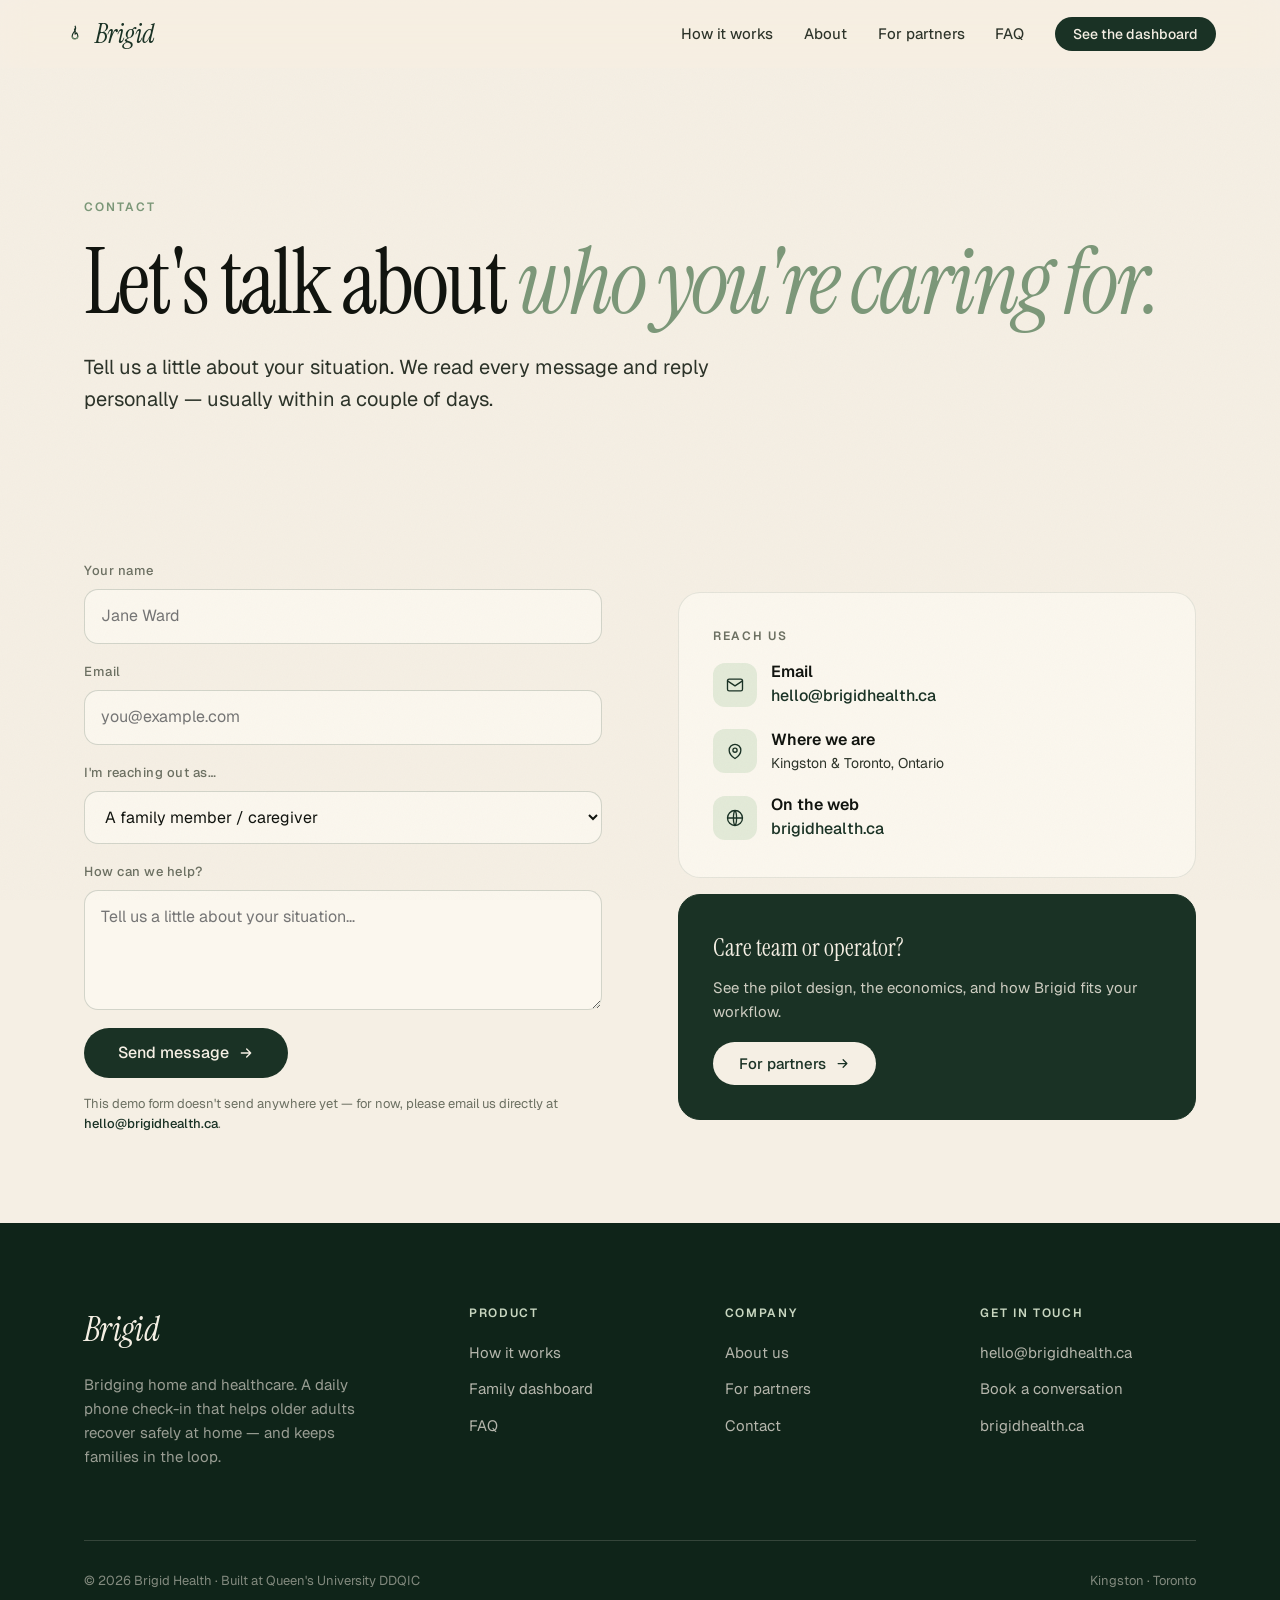
<file: contact.html>
<!DOCTYPE html>
<html lang="en">
<head>
<meta charset="UTF-8" />
<meta name="viewport" content="width=device-width, initial-scale=1.0" />
<title>Contact Brigid — let's talk</title>
<meta name="description" content="Whether you're a family looking for reassurance or a hospital or retirement home looking to cut readmissions, Brigid is ready to talk. Reach us at hello@brigidhealth.ca." />
<link rel="icon" href="assets/favicon.svg" type="image/svg+xml" />
<link rel="preconnect" href="https://fonts.googleapis.com" />
<link rel="preconnect" href="https://fonts.gstatic.com" crossorigin />
<link href="https://fonts.googleapis.com/css2?family=Instrument+Serif:ital@0;1&family=Newsreader:ital,opsz,wght@0,6..72,300..700;1,6..72,300..700&family=Geist:wght@300..700&display=swap" rel="stylesheet" />
<link rel="stylesheet" href="assets/brigid.css" />
</head>
<body>

<header class="nav" data-nav>
  <a class="brand" href="index.html" aria-label="Brigid home">
    <svg class="glyph" viewBox="0 0 32 32" fill="none" aria-hidden="true">
      <path d="M16 4c2 3.6.7 6.1-.9 8.2-1.6 2-3.1 3.9-3.1 6.8a4 4 0 0 0 8 0c0-1.8-.7-3.3-1.6-4.7-.5 1-1.3 1.7-2.4 1.9 1.1-2.6.8-5.6-1.1-8.1" stroke="#1a3225" stroke-width="1.6" stroke-linejoin="round"/>
      <path d="M11.5 18.8A4.5 4.5 0 0 0 16 23.3a4.5 4.5 0 0 0 4.5-4.5" stroke="#7c9879" stroke-width="1.6" stroke-linecap="round"/>
    </svg>
    Brigid
  </a>
  <nav class="nav-links" aria-label="Primary">
    <a class="link" href="how-it-works.html">How it works</a>
    <a class="link" href="about.html">About</a>
    <a class="link" href="for-partners.html">For partners</a>
    <a class="link" href="faq.html">FAQ</a>
    <a class="btn btn-sm" href="product.html">See the dashboard</a>
  </nav>
  <button class="nav-toggle" data-menu-toggle aria-label="Open menu" aria-expanded="false">
    <svg width="22" height="22" viewBox="0 0 24 24" fill="none"><path d="M4 7h16M4 12h16M4 17h16" stroke="currentColor" stroke-width="1.7" stroke-linecap="round"/></svg>
  </button>
</header>
<div class="mobile-menu" data-mobile-menu>
  <a href="how-it-works.html">How it works</a>
  <a href="about.html">About</a>
  <a href="for-partners.html">For partners</a>
  <a href="faq.html">FAQ</a>
  <a href="contact.html">Contact</a>
  <a class="btn" href="product.html">See the dashboard →</a>
</div>

<main class="page">

  <section class="page-hero">
    <div class="wrap">
      <span class="eyebrow reveal">Contact</span>
      <h1 class="reveal" style="--d:80ms">Let's talk about <em>who you're caring for.</em></h1>
      <p class="lede reveal" style="--d:160ms">Tell us a little about your situation. We read every message and reply personally — usually within a couple of days.</p>
    </div>
  </section>

  <section class="section-sm">
    <div class="wrap split">

      <!-- FORM -->
      <div class="reveal">
        <form data-contact-form>
          <div class="form-success">
            <svg width="18" height="18" viewBox="0 0 24 24" fill="none"><path d="m5 12 5 5L20 7" stroke="currentColor" stroke-width="2.4" stroke-linecap="round" stroke-linejoin="round"/></svg>
            Thank you — your message is on its way. We'll be in touch soon.
          </div>
          <div class="field">
            <label for="name">Your name</label>
            <input id="name" name="name" type="text" placeholder="Jane Ward" required />
          </div>
          <div class="field">
            <label for="email">Email</label>
            <input id="email" name="email" type="email" placeholder="you@example.com" required />
          </div>
          <div class="field">
            <label for="role">I'm reaching out as…</label>
            <select id="role" name="role">
              <option>A family member / caregiver</option>
              <option>A hospital or health system</option>
              <option>A retirement or long-term care home</option>
              <option>A clinician</option>
              <option>An investor or partner</option>
              <option>Something else</option>
            </select>
          </div>
          <div class="field">
            <label for="message">How can we help?</label>
            <textarea id="message" name="message" placeholder="Tell us a little about your situation…" required></textarea>
          </div>
          <button class="btn btn-lg" type="submit">Send message <svg class="arrow" width="16" height="16" viewBox="0 0 24 24" fill="none"><path d="M5 12h14m-6-6 6 6-6 6" stroke="currentColor" stroke-width="2" stroke-linecap="round" stroke-linejoin="round"/></svg></button>
          <p class="form-note" style="margin-top:16px">This demo form doesn't send anywhere yet — for now, please email us directly at <a class="textlink" href="mailto:hello@brigidhealth.ca">hello@brigidhealth.ca</a>.</p>
        </form>
      </div>

      <!-- ASIDE -->
      <div class="reveal" style="--d:120ms">
        <div class="card" style="margin-bottom:16px">
          <div style="font-size:12px;letter-spacing:.14em;text-transform:uppercase;color:var(--muted);margin-bottom:14px;font-weight:600">Reach us</div>
          <div style="display:flex;flex-direction:column;gap:18px">
            <div style="display:flex;gap:14px;align-items:center">
              <div style="width:44px;height:44px;border-radius:12px;background:var(--sage-bg);color:var(--forest);display:grid;place-items:center;flex-shrink:0"><svg width="20" height="20" viewBox="0 0 24 24" fill="none"><rect x="3" y="5" width="18" height="14" rx="2" stroke="currentColor" stroke-width="1.6"/><path d="m3 7 9 6 9-6" stroke="currentColor" stroke-width="1.6" stroke-linecap="round" stroke-linejoin="round"/></svg></div>
              <div><div style="font-weight:600">Email</div><a class="textlink" href="mailto:hello@brigidhealth.ca">hello@brigidhealth.ca</a></div>
            </div>
            <div style="display:flex;gap:14px;align-items:center">
              <div style="width:44px;height:44px;border-radius:12px;background:var(--sage-bg);color:var(--forest);display:grid;place-items:center;flex-shrink:0"><svg width="20" height="20" viewBox="0 0 24 24" fill="none"><path d="M12 21s-7-4.4-7-10a7 7 0 0 1 14 0c0 5.6-7 10-7 10Z" stroke="currentColor" stroke-width="1.6"/><circle cx="12" cy="11" r="2.5" stroke="currentColor" stroke-width="1.6"/></svg></div>
              <div><div style="font-weight:600">Where we are</div><div style="font-size:14px;color:var(--ink-2)">Kingston &amp; Toronto, Ontario</div></div>
            </div>
            <div style="display:flex;gap:14px;align-items:center">
              <div style="width:44px;height:44px;border-radius:12px;background:var(--sage-bg);color:var(--forest);display:grid;place-items:center;flex-shrink:0"><svg width="20" height="20" viewBox="0 0 24 24" fill="none"><circle cx="12" cy="12" r="9" stroke="currentColor" stroke-width="1.6"/><path d="M3 12h18M12 3c2.5 2.7 2.5 15.3 0 18M12 3c-2.5 2.7-2.5 15.3 0 18" stroke="currentColor" stroke-width="1.6"/></svg></div>
              <div><div style="font-weight:600">On the web</div><a class="textlink" href="https://brigidhealth.ca">brigidhealth.ca</a></div>
            </div>
          </div>
        </div>
        <div class="card" style="background:var(--forest);color:var(--cream);border-color:var(--forest)">
          <div style="font-family:var(--display);font-size:24px;margin-bottom:10px">Care team or operator?</div>
          <p style="font-size:15px;line-height:1.6;color:rgba(245,239,228,.82);margin:0 0 18px">See the pilot design, the economics, and how Brigid fits your workflow.</p>
          <a class="btn btn-on-dark" href="for-partners.html">For partners <svg class="arrow" width="15" height="15" viewBox="0 0 24 24" fill="none"><path d="M5 12h14m-6-6 6 6-6 6" stroke="currentColor" stroke-width="2" stroke-linecap="round" stroke-linejoin="round"/></svg></a>
        </div>
      </div>

    </div>
  </section>

</main>

<footer class="footer">
  <div class="wrap">
    <div class="footer-grid">
      <div>
        <div class="brand">Brigid</div>
        <p class="tag">Bridging home and healthcare. A daily phone check-in that helps older adults recover safely at home — and keeps families in the loop.</p>
      </div>
      <div><h4>Product</h4><ul><li><a href="how-it-works.html">How it works</a></li><li><a href="product.html">Family dashboard</a></li><li><a href="faq.html">FAQ</a></li></ul></div>
      <div><h4>Company</h4><ul><li><a href="about.html">About us</a></li><li><a href="for-partners.html">For partners</a></li><li><a href="contact.html">Contact</a></li></ul></div>
      <div><h4>Get in touch</h4><ul><li><a href="mailto:hello@brigidhealth.ca">hello@brigidhealth.ca</a></li><li><a href="contact.html">Book a conversation</a></li><li><a href="https://brigidhealth.ca">brigidhealth.ca</a></li></ul></div>
    </div>
    <div class="footer-base">
      <span>© <span data-year>2026</span> Brigid Health · Built at Queen's University DDQIC</span>
      <span>Kingston · Toronto</span>
    </div>
  </div>
</footer>

<script src="assets/brigid.js"></script>
</body>
</html>
</file>
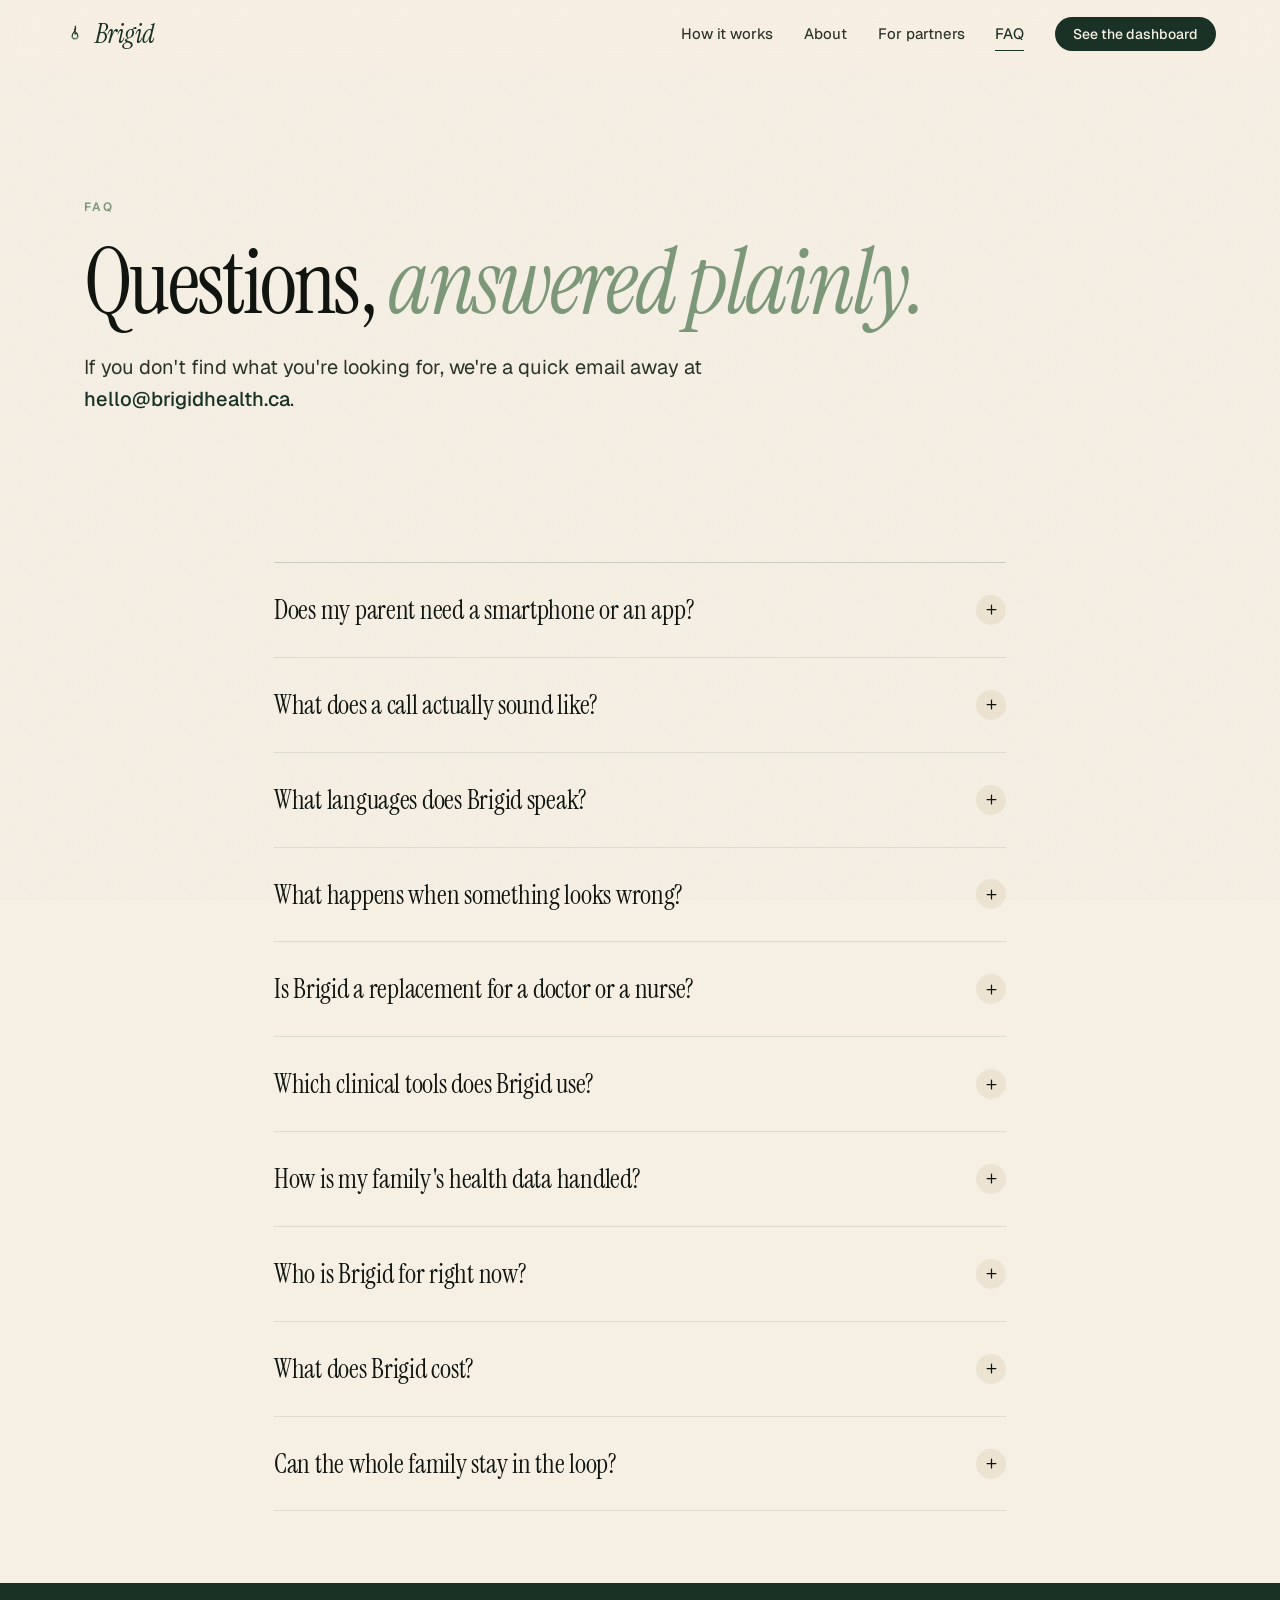
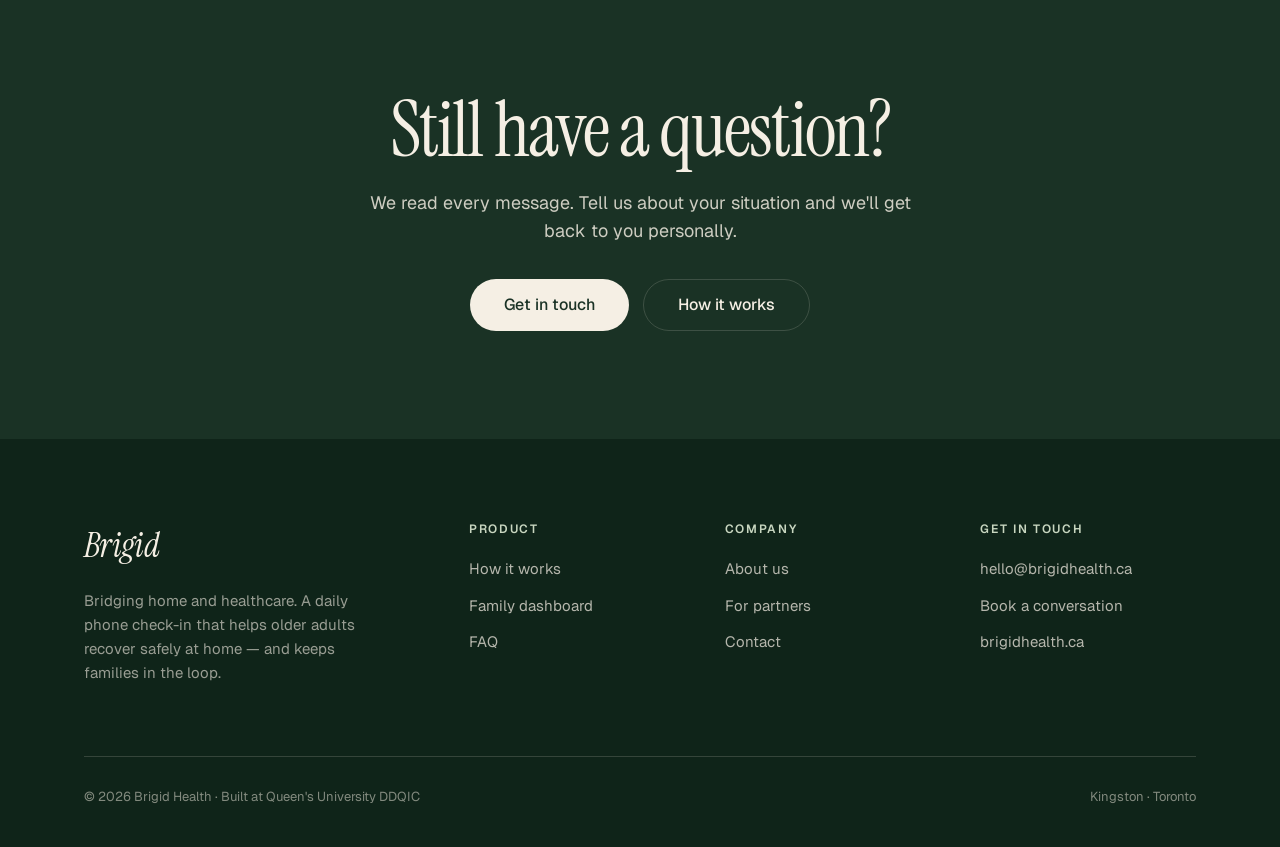
<file: faq.html>
<!DOCTYPE html>
<html lang="en">
<head>
<meta charset="UTF-8" />
<meta name="viewport" content="width=device-width, initial-scale=1.0" />
<title>FAQ — your questions about Brigid, answered</title>
<meta name="description" content="How Brigid works, what it costs, whether your parent needs an app, how privacy is handled, and what happens when something looks wrong. The common questions, answered plainly." />
<link rel="icon" href="assets/favicon.svg" type="image/svg+xml" />
<link rel="preconnect" href="https://fonts.googleapis.com" />
<link rel="preconnect" href="https://fonts.gstatic.com" crossorigin />
<link href="https://fonts.googleapis.com/css2?family=Instrument+Serif:ital@0;1&family=Newsreader:ital,opsz,wght@0,6..72,300..700;1,6..72,300..700&family=Geist:wght@300..700&display=swap" rel="stylesheet" />
<link rel="stylesheet" href="assets/brigid.css" />
</head>
<body>

<header class="nav" data-nav>
  <a class="brand" href="index.html" aria-label="Brigid home">
    <svg class="glyph" viewBox="0 0 32 32" fill="none" aria-hidden="true">
      <path d="M16 4c2 3.6.7 6.1-.9 8.2-1.6 2-3.1 3.9-3.1 6.8a4 4 0 0 0 8 0c0-1.8-.7-3.3-1.6-4.7-.5 1-1.3 1.7-2.4 1.9 1.1-2.6.8-5.6-1.1-8.1" stroke="#1a3225" stroke-width="1.6" stroke-linejoin="round"/>
      <path d="M11.5 18.8A4.5 4.5 0 0 0 16 23.3a4.5 4.5 0 0 0 4.5-4.5" stroke="#7c9879" stroke-width="1.6" stroke-linecap="round"/>
    </svg>
    Brigid
  </a>
  <nav class="nav-links" aria-label="Primary">
    <a class="link" href="how-it-works.html">How it works</a>
    <a class="link" href="about.html">About</a>
    <a class="link" href="for-partners.html">For partners</a>
    <a class="link active" href="faq.html">FAQ</a>
    <a class="btn btn-sm" href="product.html">See the dashboard</a>
  </nav>
  <button class="nav-toggle" data-menu-toggle aria-label="Open menu" aria-expanded="false">
    <svg width="22" height="22" viewBox="0 0 24 24" fill="none"><path d="M4 7h16M4 12h16M4 17h16" stroke="currentColor" stroke-width="1.7" stroke-linecap="round"/></svg>
  </button>
</header>
<div class="mobile-menu" data-mobile-menu>
  <a href="how-it-works.html">How it works</a>
  <a href="about.html">About</a>
  <a href="for-partners.html">For partners</a>
  <a href="faq.html">FAQ</a>
  <a href="contact.html">Contact</a>
  <a class="btn" href="product.html">See the dashboard →</a>
</div>

<main class="page">

  <section class="page-hero">
    <div class="wrap">
      <span class="eyebrow reveal">FAQ</span>
      <h1 class="reveal" style="--d:80ms">Questions, <em>answered plainly.</em></h1>
      <p class="lede reveal" style="--d:160ms">If you don't find what you're looking for, we're a quick email away at <a class="textlink" href="mailto:hello@brigidhealth.ca">hello@brigidhealth.ca</a>.</p>
    </div>
  </section>

  <section class="section-sm">
    <div class="wrap-narrow">

      <div class="faq-list reveal">

        <div class="faq-item" data-faq>
          <button class="faq-q">Does my parent need a smartphone or an app?
            <span class="fico"><svg width="15" height="15" viewBox="0 0 24 24" fill="none"><path d="M12 5v14M5 12h14" stroke="currentColor" stroke-width="2" stroke-linecap="round"/></svg></span></button>
          <div class="faq-a"><div class="faq-a-inner">No. Brigid works on whatever your loved one already uses — a landline, a basic cell phone, a tablet, or a computer. There's no app to download, no account to set up, and nothing to read or tap. They simply answer the phone and have a conversation.</div></div>
        </div>

        <div class="faq-item" data-faq>
          <button class="faq-q">What does a call actually sound like?
            <span class="fico"><svg width="15" height="15" viewBox="0 0 24 24" fill="none"><path d="M12 5v14M5 12h14" stroke="currentColor" stroke-width="2" stroke-linecap="round"/></svg></span></button>
          <div class="faq-a"><div class="faq-a-inner">Warm and unhurried — closer to a friendly nurse than a robocall. Brigid asks how they slept, how the pain is today, whether they've eaten and taken their medications, and how they're feeling. Most calls last five to eight minutes. Behind that gentle conversation, Brigid is quietly running validated clinical screening tools.</div></div>
        </div>

        <div class="faq-item" data-faq>
          <button class="faq-q">What languages does Brigid speak?
            <span class="fico"><svg width="15" height="15" viewBox="0 0 24 24" fill="none"><path d="M12 5v14M5 12h14" stroke="currentColor" stroke-width="2" stroke-linecap="round"/></svg></span></button>
          <div class="faq-a"><div class="faq-a-inner">Brigid is multilingual by design and calls in the language your loved one is most comfortable in. Accessibility is core to why we exist — Brigid is built for low-tech and low-literacy users so that no one is left out of good follow-up care.</div></div>
        </div>

        <div class="faq-item" data-faq>
          <button class="faq-q">What happens when something looks wrong?
            <span class="fico"><svg width="15" height="15" viewBox="0 0 24 24" fill="none"><path d="M12 5v14M5 12h14" stroke="currentColor" stroke-width="2" stroke-linecap="round"/></svg></span></button>
          <div class="faq-a"><div class="faq-a-inner">Every call is graded in real time as Green (stable), Amber (worth a follow-up), or Red (urgent). An amber flag appears in your family dashboard so you can check in early. A red flag means Brigid escalates — reaching family and the care team so the right person is contacted quickly. Brigid is a daily safety net, not a replacement for emergency services; anyone facing a medical emergency should always call 911.</div></div>
        </div>

        <div class="faq-item" data-faq>
          <button class="faq-q">Is Brigid a replacement for a doctor or a nurse?
            <span class="fico"><svg width="15" height="15" viewBox="0 0 24 24" fill="none"><path d="M12 5v14M5 12h14" stroke="currentColor" stroke-width="2" stroke-linecap="round"/></svg></span></button>
          <div class="faq-a"><div class="faq-a-inner">No — Brigid fills the gap <em>between</em> them. Your surgeon's follow-up might be weeks away; family can't call every single day. Brigid is the steady daily presence in that window, catching the small things early and looping in the professionals when they're needed.</div></div>
        </div>

        <div class="faq-item" data-faq>
          <button class="faq-q">Which clinical tools does Brigid use?
            <span class="fico"><svg width="15" height="15" viewBox="0 0 24 24" fill="none"><path d="M12 5v14M5 12h14" stroke="currentColor" stroke-width="2" stroke-linecap="round"/></svg></span></button>
          <div class="faq-a"><div class="faq-a-inner">Brigid draws on established, validated instruments woven into conversation — including ADLs and IADLs for daily function, NYHA and CCS for cardiac symptoms, mMRC for breathlessness, and FAST for cognitive staging. Future versions will add tools like PHQ-9 and GAD-7 for mood and anxiety, and a telephone cognitive assessment.</div></div>
        </div>

        <div class="faq-item" data-faq>
          <button class="faq-q">How is my family's health data handled?
            <span class="fico"><svg width="15" height="15" viewBox="0 0 24 24" fill="none"><path d="M12 5v14M5 12h14" stroke="currentColor" stroke-width="2" stroke-linecap="round"/></svg></span></button>
          <div class="faq-a"><div class="faq-a-inner">Health information is sensitive, and we treat it that way. Access to a loved one's dashboard is limited to the family members and care team they choose. As we move into our clinical pilot, we're building to meet Canadian health-privacy standards and to integrate responsibly with hospital systems. Have a specific question? <a href="contact.html">Ask us directly.</a></div></div>
        </div>

        <div class="faq-item" data-faq>
          <button class="faq-q">Who is Brigid for right now?
            <span class="fico"><svg width="15" height="15" viewBox="0 0 24 24" fill="none"><path d="M12 5v14M5 12h14" stroke="currentColor" stroke-width="2" stroke-linecap="round"/></svg></span></button>
          <div class="faq-a"><div class="faq-a-inner">Our first focus is older adults recovering after surgery, and residents of retirement homes. We're preparing a six-month Ontario pilot with a hospital and retirement home partner. If you're a family, a clinician, or an operator who wants to be part of that, we'd love to hear from you.</div></div>
        </div>

        <div class="faq-item" data-faq>
          <button class="faq-q">What does Brigid cost?
            <span class="fico"><svg width="15" height="15" viewBox="0 0 24 24" fill="none"><path d="M12 5v14M5 12h14" stroke="currentColor" stroke-width="2" stroke-linecap="round"/></svg></span></button>
          <div class="faq-a"><div class="faq-a-inner">Brigid is offered to hospitals and retirement homes rather than billed to families directly, and the details depend on the setting. The value case is simple: a single prevented readmission costs the healthcare system about $15,000 — far more than a daily check-in. If you're a care team or an operator, <a href="contact.html">get in touch</a> and we'll walk through what it looks like for you.</div></div>
        </div>

        <div class="faq-item" data-faq>
          <button class="faq-q">Can the whole family stay in the loop?
            <span class="fico"><svg width="15" height="15" viewBox="0 0 24 24" fill="none"><path d="M12 5v14M5 12h14" stroke="currentColor" stroke-width="2" stroke-linecap="round"/></svg></span></button>
          <div class="faq-a"><div class="faq-a-inner">Yes — that's the point of the dashboard. A daughter in one city, a son in another, and the family doctor can all see the same clear picture: recovery trends, medication adherence, blood work in plain language, and a timeline of every call. You can <a href="product.html">try the live demo</a> right now.</div></div>
        </div>

      </div>

    </div>
  </section>

  <!-- CTA -->
  <section class="section bleed-forest cta-band">
    <div class="wrap reveal">
      <h2>Still have a question?</h2>
      <p>We read every message. Tell us about your situation and we'll get back to you personally.</p>
      <div class="cta-actions">
        <a class="btn btn-on-dark btn-lg" href="contact.html">Get in touch</a>
        <a class="btn btn-ghost-on-dark btn-lg" href="how-it-works.html">How it works</a>
      </div>
    </div>
  </section>

</main>

<footer class="footer">
  <div class="wrap">
    <div class="footer-grid">
      <div>
        <div class="brand">Brigid</div>
        <p class="tag">Bridging home and healthcare. A daily phone check-in that helps older adults recover safely at home — and keeps families in the loop.</p>
      </div>
      <div><h4>Product</h4><ul><li><a href="how-it-works.html">How it works</a></li><li><a href="product.html">Family dashboard</a></li><li><a href="faq.html">FAQ</a></li></ul></div>
      <div><h4>Company</h4><ul><li><a href="about.html">About us</a></li><li><a href="for-partners.html">For partners</a></li><li><a href="contact.html">Contact</a></li></ul></div>
      <div><h4>Get in touch</h4><ul><li><a href="mailto:hello@brigidhealth.ca">hello@brigidhealth.ca</a></li><li><a href="contact.html">Book a conversation</a></li><li><a href="https://brigidhealth.ca">brigidhealth.ca</a></li></ul></div>
    </div>
    <div class="footer-base">
      <span>© <span data-year>2026</span> Brigid Health · Built at Queen's University DDQIC</span>
      <span>Kingston · Toronto</span>
    </div>
  </div>
</footer>

<script src="assets/brigid.js"></script>
</body>
</html>
</file>
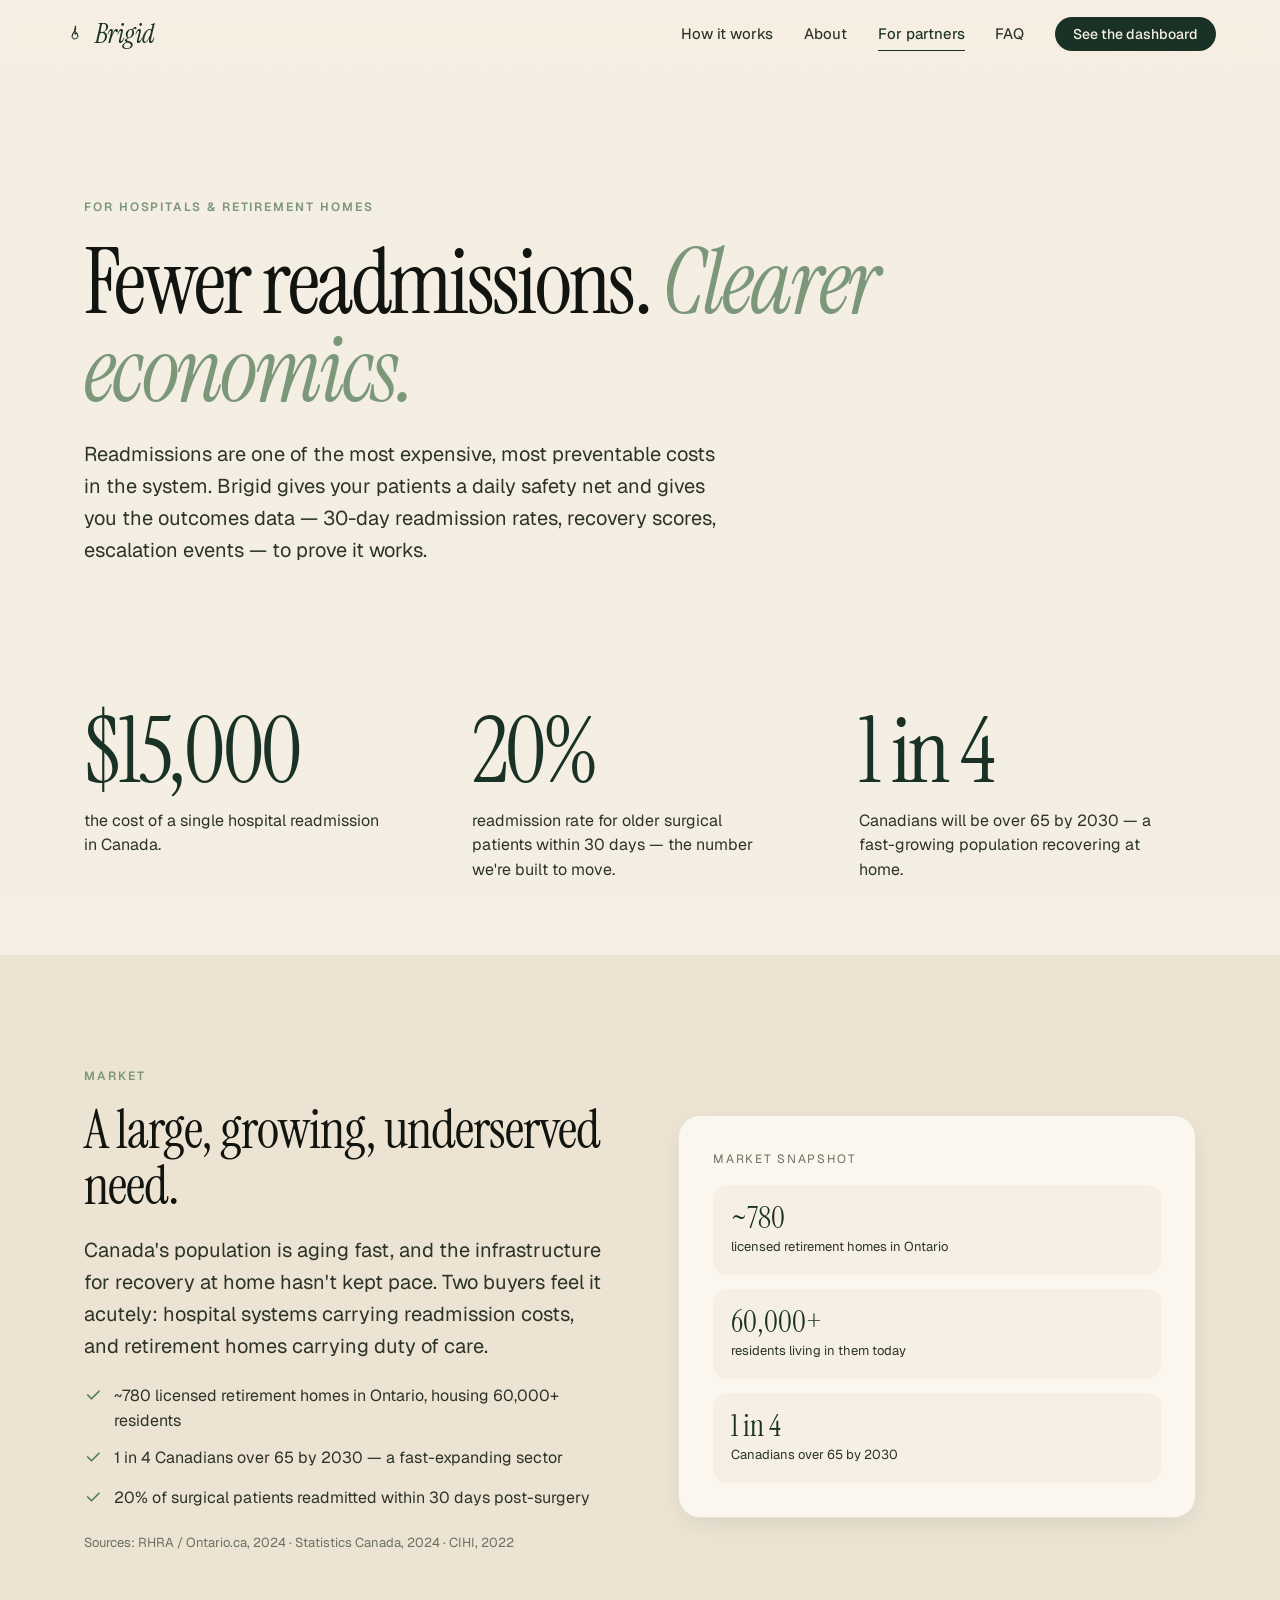
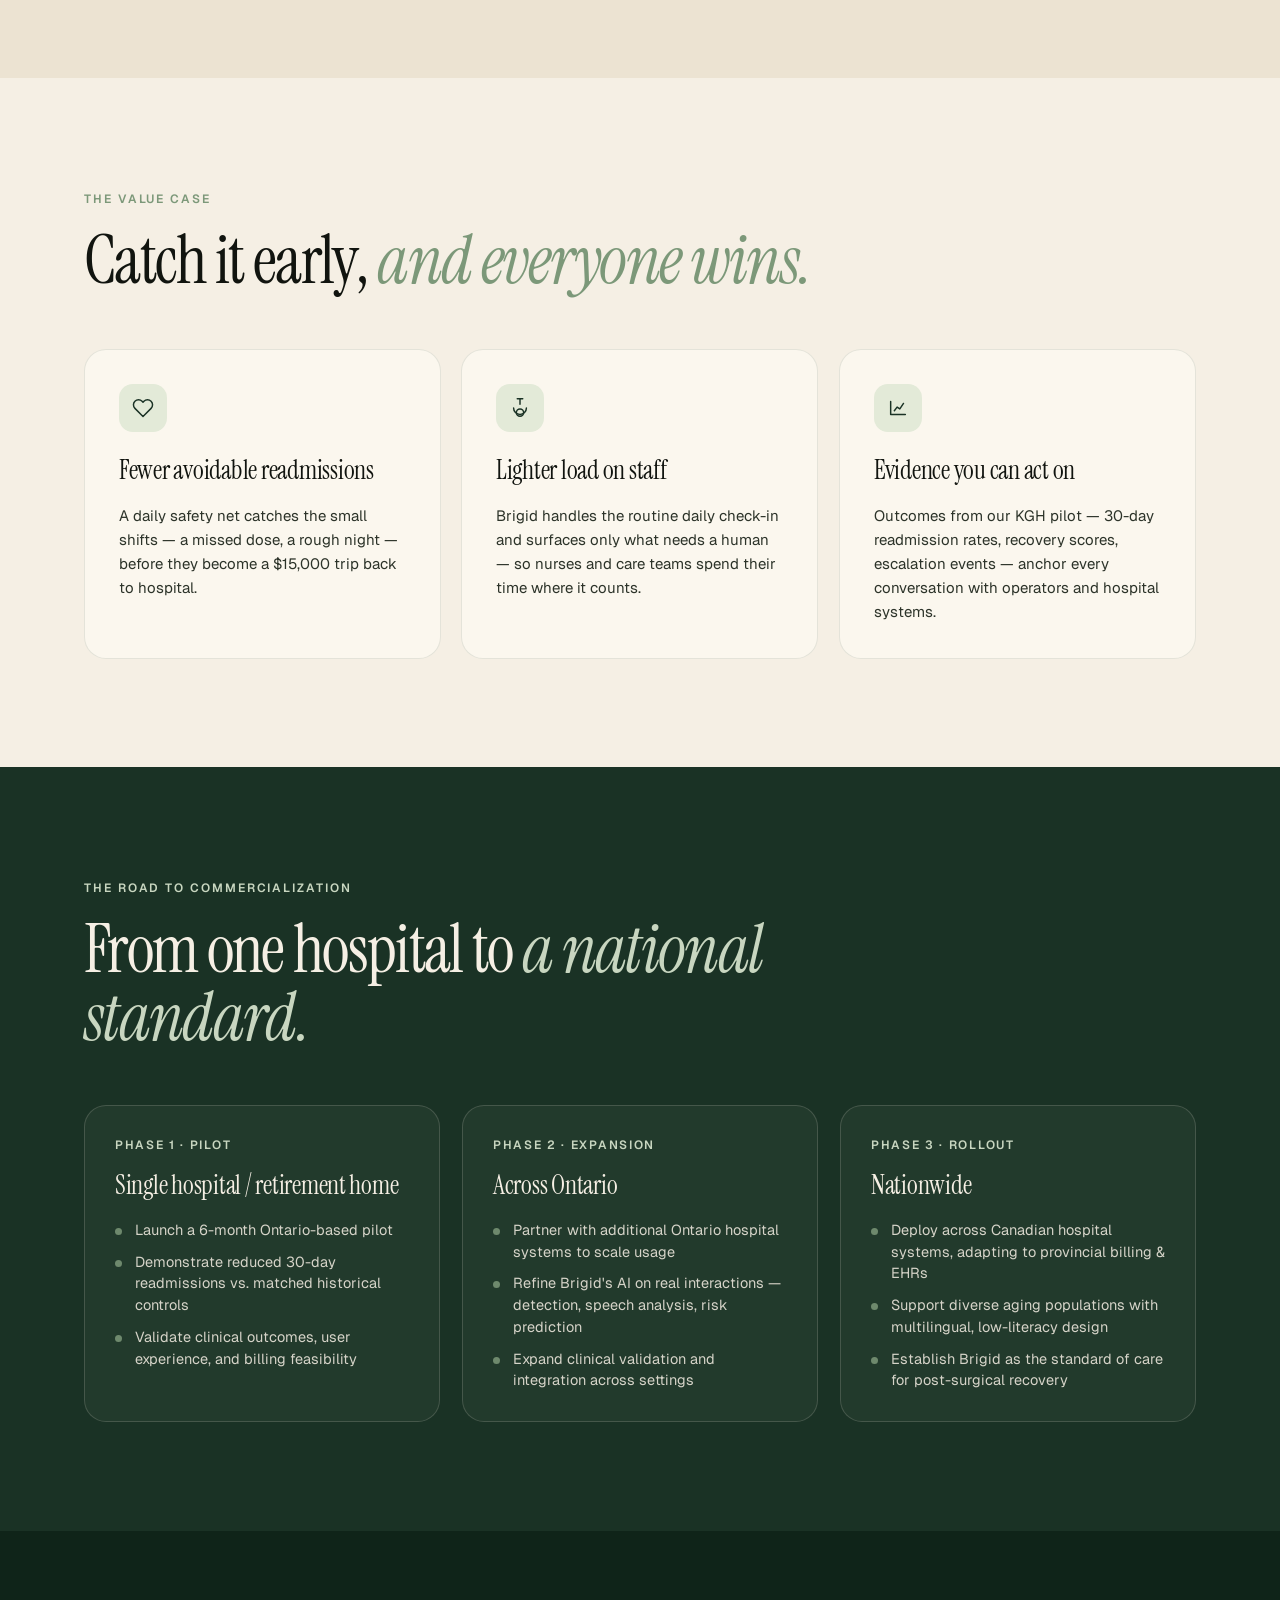
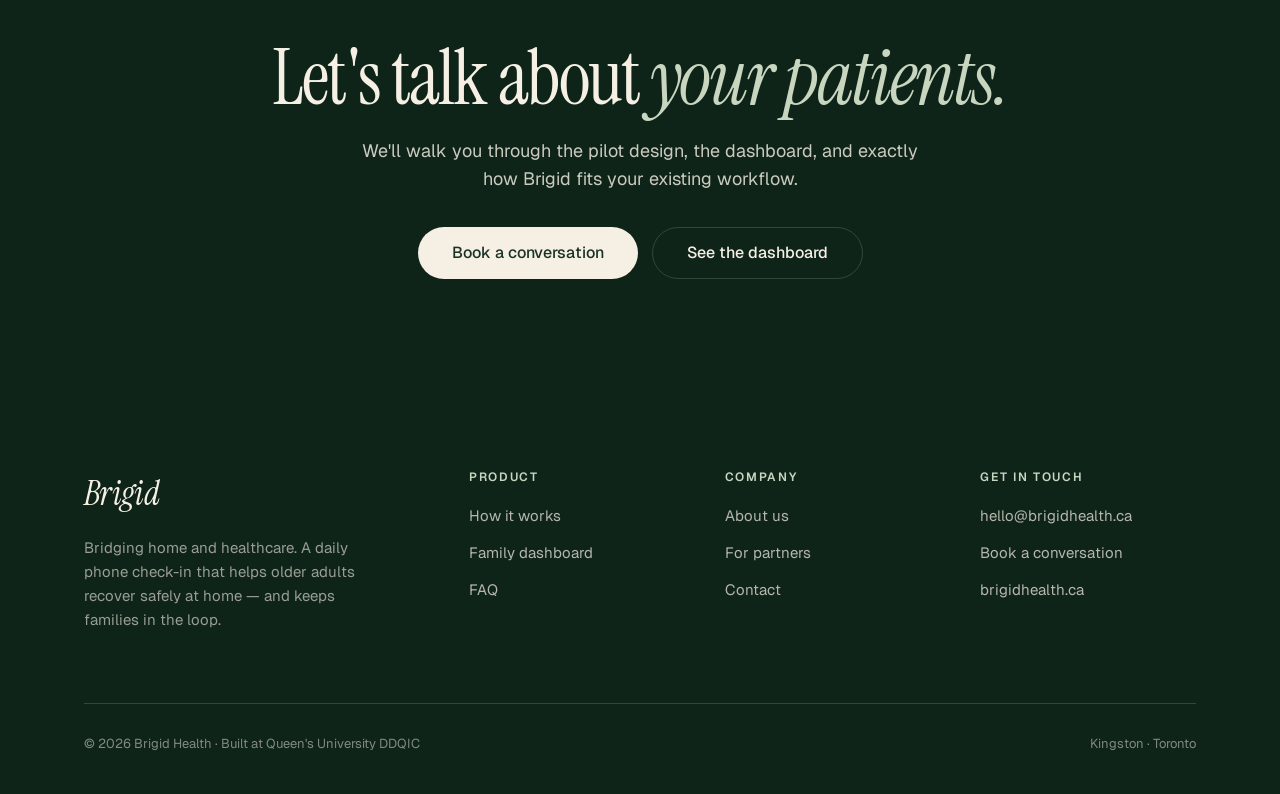
<file: for-partners.html>
<!DOCTYPE html>
<html lang="en">
<head>
<meta charset="UTF-8" />
<meta name="viewport" content="width=device-width, initial-scale=1.0" />
<title>For partners — hospitals &amp; retirement homes | Brigid</title>
<meta name="description" content="One prevented readmission offsets 100+ patient episodes. Brigid helps hospitals and retirement homes reduce 30-day surgical readmissions with real-time triage and a clear return on investment." />
<link rel="icon" href="assets/favicon.svg" type="image/svg+xml" />
<link rel="preconnect" href="https://fonts.googleapis.com" />
<link rel="preconnect" href="https://fonts.gstatic.com" crossorigin />
<link href="https://fonts.googleapis.com/css2?family=Instrument+Serif:ital@0;1&family=Newsreader:ital,opsz,wght@0,6..72,300..700;1,6..72,300..700&family=Geist:wght@300..700&display=swap" rel="stylesheet" />
<link rel="stylesheet" href="assets/brigid.css" />
</head>
<body>

<header class="nav" data-nav>
  <a class="brand" href="index.html" aria-label="Brigid home">
    <svg class="glyph" viewBox="0 0 32 32" fill="none" aria-hidden="true">
      <path d="M16 4c2 3.6.7 6.1-.9 8.2-1.6 2-3.1 3.9-3.1 6.8a4 4 0 0 0 8 0c0-1.8-.7-3.3-1.6-4.7-.5 1-1.3 1.7-2.4 1.9 1.1-2.6.8-5.6-1.1-8.1" stroke="#1a3225" stroke-width="1.6" stroke-linejoin="round"/>
      <path d="M11.5 18.8A4.5 4.5 0 0 0 16 23.3a4.5 4.5 0 0 0 4.5-4.5" stroke="#7c9879" stroke-width="1.6" stroke-linecap="round"/>
    </svg>
    Brigid
  </a>
  <nav class="nav-links" aria-label="Primary">
    <a class="link" href="how-it-works.html">How it works</a>
    <a class="link" href="about.html">About</a>
    <a class="link active" href="for-partners.html">For partners</a>
    <a class="link" href="faq.html">FAQ</a>
    <a class="btn btn-sm" href="product.html">See the dashboard</a>
  </nav>
  <button class="nav-toggle" data-menu-toggle aria-label="Open menu" aria-expanded="false">
    <svg width="22" height="22" viewBox="0 0 24 24" fill="none"><path d="M4 7h16M4 12h16M4 17h16" stroke="currentColor" stroke-width="1.7" stroke-linecap="round"/></svg>
  </button>
</header>
<div class="mobile-menu" data-mobile-menu>
  <a href="how-it-works.html">How it works</a>
  <a href="about.html">About</a>
  <a href="for-partners.html">For partners</a>
  <a href="faq.html">FAQ</a>
  <a href="contact.html">Contact</a>
  <a class="btn" href="product.html">See the dashboard →</a>
</div>

<main class="page">

  <section class="page-hero">
    <div class="wrap">
      <span class="eyebrow reveal">For hospitals &amp; retirement homes</span>
      <h1 class="reveal" style="--d:80ms">Fewer readmissions. <em>Clearer economics.</em></h1>
      <p class="lede reveal" style="--d:160ms">Readmissions are one of the most expensive, most preventable costs in the system. Brigid gives your patients a daily safety net and gives you the outcomes data — 30-day readmission rates, recovery scores, escalation events — to prove it works.</p>
    </div>
  </section>

  <!-- HEADLINE ECONOMICS -->
  <section class="section-sm">
    <div class="wrap">
      <div class="stat-row" data-stagger="120">
        <div class="stat-block reveal">
          <div class="num" data-count="15000" data-prefix="$">$0</div>
          <div class="desc">the cost of a single hospital readmission in Canada.</div>
        </div>
        <div class="stat-block reveal">
          <div class="num" data-count="20" data-suffix="%">0%</div>
          <div class="desc">readmission rate for older surgical patients within 30 days — the number we're built to move.</div>
        </div>
        <div class="stat-block reveal">
          <div class="num">1 in 4</div>
          <div class="desc">Canadians will be over 65 by 2030 — a fast-growing population recovering at home.</div>
        </div>
      </div>
    </div>
  </section>

  <!-- MARKET -->
  <section class="section bleed-cream2">
    <div class="wrap split">
      <div class="reveal">
        <span class="eyebrow">Market</span>
        <h2>A large, growing, underserved need.</h2>
        <p class="lede">Canada's population is aging fast, and the infrastructure for recovery at home hasn't kept pace. Two buyers feel it acutely: hospital systems carrying readmission costs, and retirement homes carrying duty of care.</p>
        <ul class="ticks">
          <li><span class="tk"><svg width="18" height="18" viewBox="0 0 24 24" fill="none"><path d="m5 12 5 5L20 7" stroke="currentColor" stroke-width="2.2" stroke-linecap="round" stroke-linejoin="round"/></svg></span>~780 licensed retirement homes in Ontario, housing 60,000+ residents</li>
          <li><span class="tk"><svg width="18" height="18" viewBox="0 0 24 24" fill="none"><path d="m5 12 5 5L20 7" stroke="currentColor" stroke-width="2.2" stroke-linecap="round" stroke-linejoin="round"/></svg></span>1 in 4 Canadians over 65 by 2030 — a fast-expanding sector</li>
          <li><span class="tk"><svg width="18" height="18" viewBox="0 0 24 24" fill="none"><path d="m5 12 5 5L20 7" stroke="currentColor" stroke-width="2.2" stroke-linecap="round" stroke-linejoin="round"/></svg></span>20% of surgical patients readmitted within 30 days post-surgery</li>
        </ul>
        <p class="form-note" style="margin-top:20px">Sources: RHRA / Ontario.ca, 2024 · Statistics Canada, 2024 · CIHI, 2022</p>
      </div>
      <div class="split-media reveal-scale" style="--d:120ms">
        <div style="font-size:12px;letter-spacing:.14em;text-transform:uppercase;color:var(--muted);margin-bottom:16px">Market snapshot</div>
        <div style="display:flex;flex-direction:column;gap:14px">
          <div style="padding:18px;border-radius:14px;background:var(--cream)">
            <div style="font-family:var(--display);font-size:30px;color:var(--forest);line-height:1">~780</div>
            <div style="font-size:13px;color:var(--ink-2);margin-top:4px">licensed retirement homes in Ontario</div>
          </div>
          <div style="padding:18px;border-radius:14px;background:var(--cream)">
            <div style="font-family:var(--display);font-size:30px;color:var(--forest);line-height:1">60,000+</div>
            <div style="font-size:13px;color:var(--ink-2);margin-top:4px">residents living in them today</div>
          </div>
          <div style="padding:18px;border-radius:14px;background:var(--cream)">
            <div style="font-family:var(--display);font-size:30px;color:var(--forest);line-height:1">1 in 4</div>
            <div style="font-size:13px;color:var(--ink-2);margin-top:4px">Canadians over 65 by 2030</div>
          </div>
        </div>
      </div>
    </div>
  </section>

  <!-- WHY IT WORKS -->
  <section class="section">
    <div class="wrap">
      <div class="section-head reveal">
        <span class="eyebrow">The value case</span>
        <h2>Catch it early, <em>and everyone wins.</em></h2>
      </div>
      <div class="grid grid-3" data-stagger="100">
        <div class="card feature reveal">
          <div class="ficon"><svg width="22" height="22" viewBox="0 0 24 24" fill="none"><path d="M20.8 4.6a5.5 5.5 0 0 0-7.8 0L12 5.7l-1-1.1a5.5 5.5 0 1 0-7.8 7.8L12 21.2l8.8-8.8a5.5 5.5 0 0 0 0-7.8Z" stroke="currentColor" stroke-width="1.6" stroke-linejoin="round"/></svg></div>
          <h3>Fewer avoidable readmissions</h3>
          <p>A daily safety net catches the small shifts — a missed dose, a rough night — before they become a $15,000 trip back to hospital.</p>
        </div>
        <div class="card feature reveal">
          <div class="ficon"><svg width="22" height="22" viewBox="0 0 24 24" fill="none"><path d="M9 2h6M12 2v6M5 12a7 7 0 0 0 14 0" stroke="currentColor" stroke-width="1.6" stroke-linecap="round"/><circle cx="12" cy="17" r="4" stroke="currentColor" stroke-width="1.6"/></svg></div>
          <h3>Lighter load on staff</h3>
          <p>Brigid handles the routine daily check-in and surfaces only what needs a human — so nurses and care teams spend their time where it counts.</p>
        </div>
        <div class="card feature reveal">
          <div class="ficon"><svg width="22" height="22" viewBox="0 0 24 24" fill="none"><path d="M4 19V5m0 14h16M8 15l3-4 3 2 4-6" stroke="currentColor" stroke-width="1.6" stroke-linecap="round" stroke-linejoin="round"/></svg></div>
          <h3>Evidence you can act on</h3>
          <p>Outcomes from our KGH pilot — 30-day readmission rates, recovery scores, escalation events — anchor every conversation with operators and hospital systems.</p>
        </div>
      </div>
    </div>
  </section>

  <!-- ROADMAP -->
  <section class="section bleed-forest">
    <div class="wrap">
      <div class="section-head reveal">
        <span class="eyebrow on-dark">The road to commercialization</span>
        <h2>From one hospital to <em>a national standard.</em></h2>
      </div>
      <div class="roadmap" data-stagger="120">
        <div class="phase reveal">
          <div class="ptag">Phase 1 · Pilot</div>
          <h3>Single hospital / retirement home</h3>
          <ul>
            <li>Launch a 6-month Ontario-based pilot</li>
            <li>Demonstrate reduced 30-day readmissions vs. matched historical controls</li>
            <li>Validate clinical outcomes, user experience, and billing feasibility</li>
          </ul>
        </div>
        <div class="phase reveal">
          <div class="ptag">Phase 2 · Expansion</div>
          <h3>Across Ontario</h3>
          <ul>
            <li>Partner with additional Ontario hospital systems to scale usage</li>
            <li>Refine Brigid's AI on real interactions — detection, speech analysis, risk prediction</li>
            <li>Expand clinical validation and integration across settings</li>
          </ul>
        </div>
        <div class="phase reveal">
          <div class="ptag">Phase 3 · Rollout</div>
          <h3>Nationwide</h3>
          <ul>
            <li>Deploy across Canadian hospital systems, adapting to provincial billing &amp; EHRs</li>
            <li>Support diverse aging populations with multilingual, low-literacy design</li>
            <li>Establish Brigid as the standard of care for post-surgical recovery</li>
          </ul>
        </div>
      </div>
    </div>
  </section>

  <!-- CTA -->
  <section class="section bleed-forest-deep cta-band">
    <div class="wrap reveal">
      <h2>Let's talk about <em>your patients.</em></h2>
      <p>We'll walk you through the pilot design, the dashboard, and exactly how Brigid fits your existing workflow.</p>
      <div class="cta-actions">
        <a class="btn btn-on-dark btn-lg" href="contact.html">Book a conversation</a>
        <a class="btn btn-ghost-on-dark btn-lg" href="product.html">See the dashboard</a>
      </div>
    </div>
  </section>

</main>

<footer class="footer">
  <div class="wrap">
    <div class="footer-grid">
      <div>
        <div class="brand">Brigid</div>
        <p class="tag">Bridging home and healthcare. A daily phone check-in that helps older adults recover safely at home — and keeps families in the loop.</p>
      </div>
      <div><h4>Product</h4><ul><li><a href="how-it-works.html">How it works</a></li><li><a href="product.html">Family dashboard</a></li><li><a href="faq.html">FAQ</a></li></ul></div>
      <div><h4>Company</h4><ul><li><a href="about.html">About us</a></li><li><a href="for-partners.html">For partners</a></li><li><a href="contact.html">Contact</a></li></ul></div>
      <div><h4>Get in touch</h4><ul><li><a href="mailto:hello@brigidhealth.ca">hello@brigidhealth.ca</a></li><li><a href="contact.html">Book a conversation</a></li><li><a href="https://brigidhealth.ca">brigidhealth.ca</a></li></ul></div>
    </div>
    <div class="footer-base">
      <span>© <span data-year>2026</span> Brigid Health · Built at Queen's University DDQIC</span>
      <span>Kingston · Toronto</span>
    </div>
  </div>
</footer>

<script src="assets/brigid.js"></script>
</body>
</html>
</file>
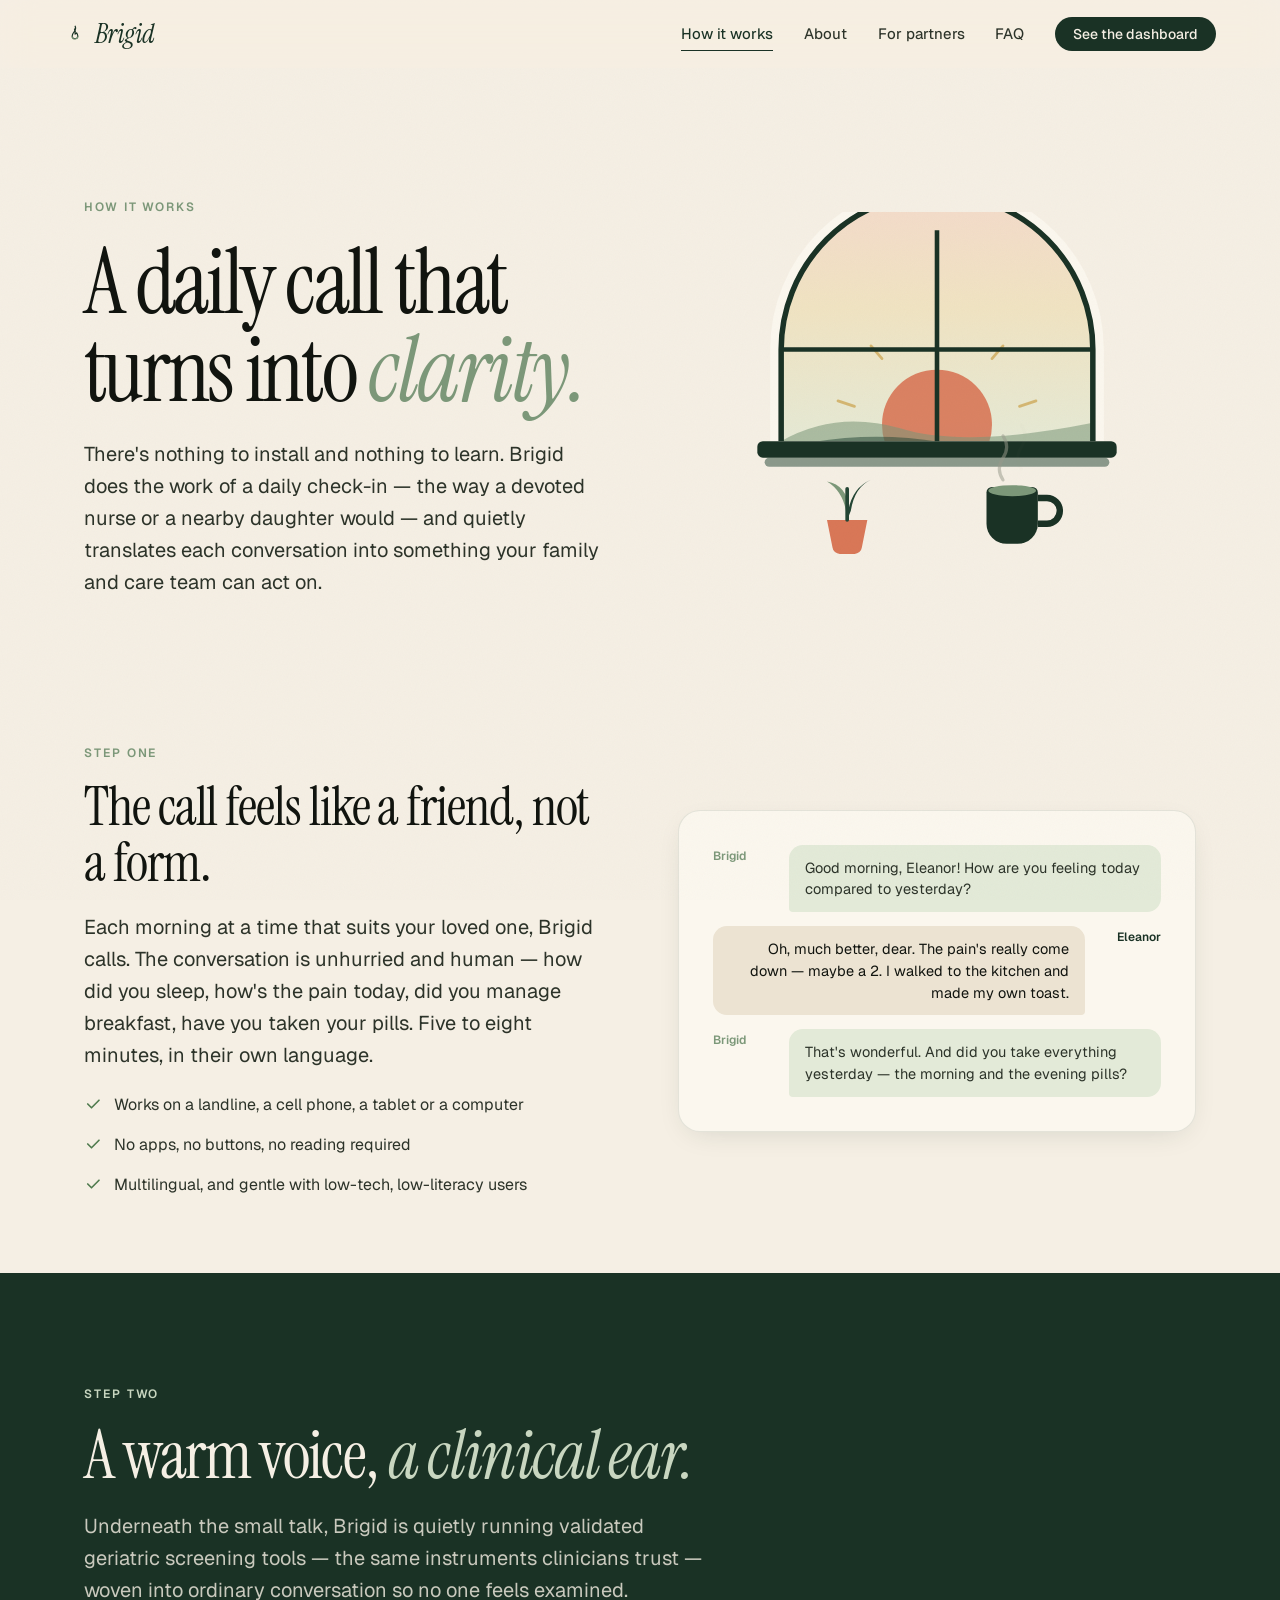
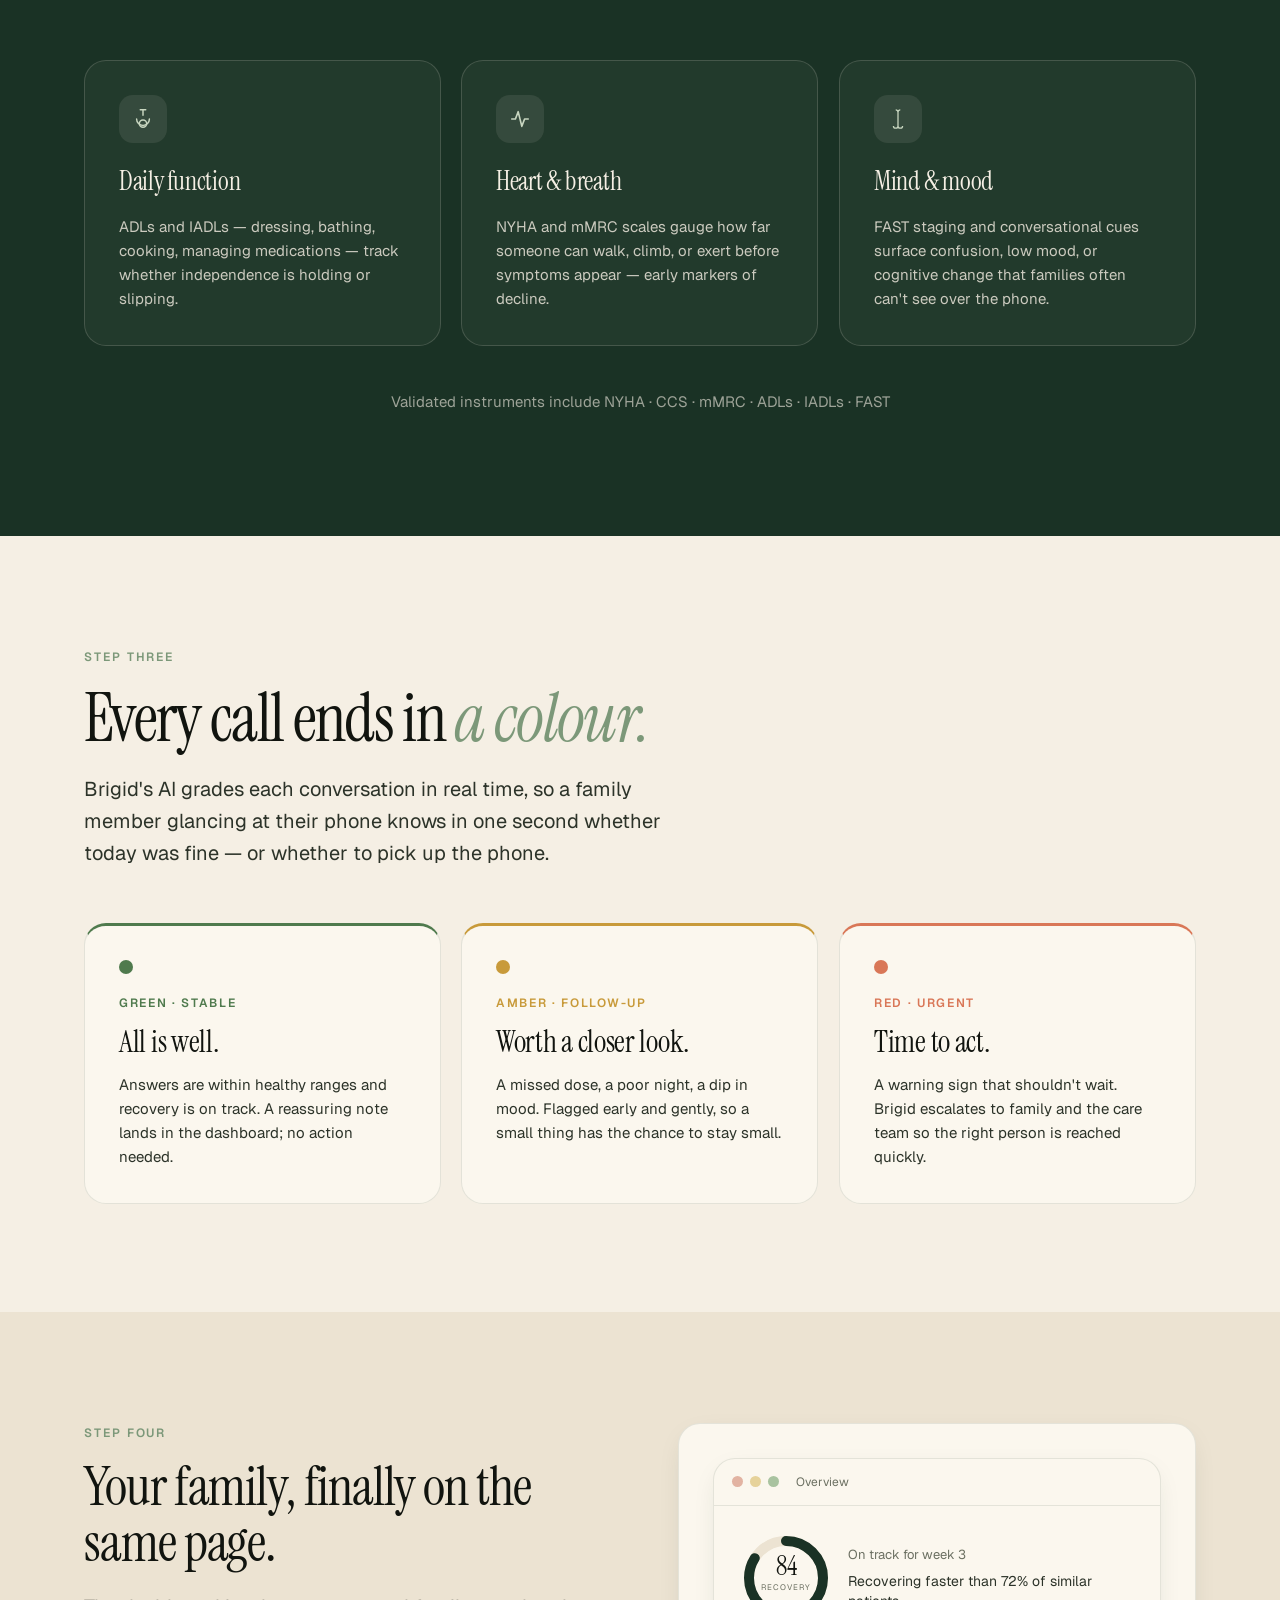
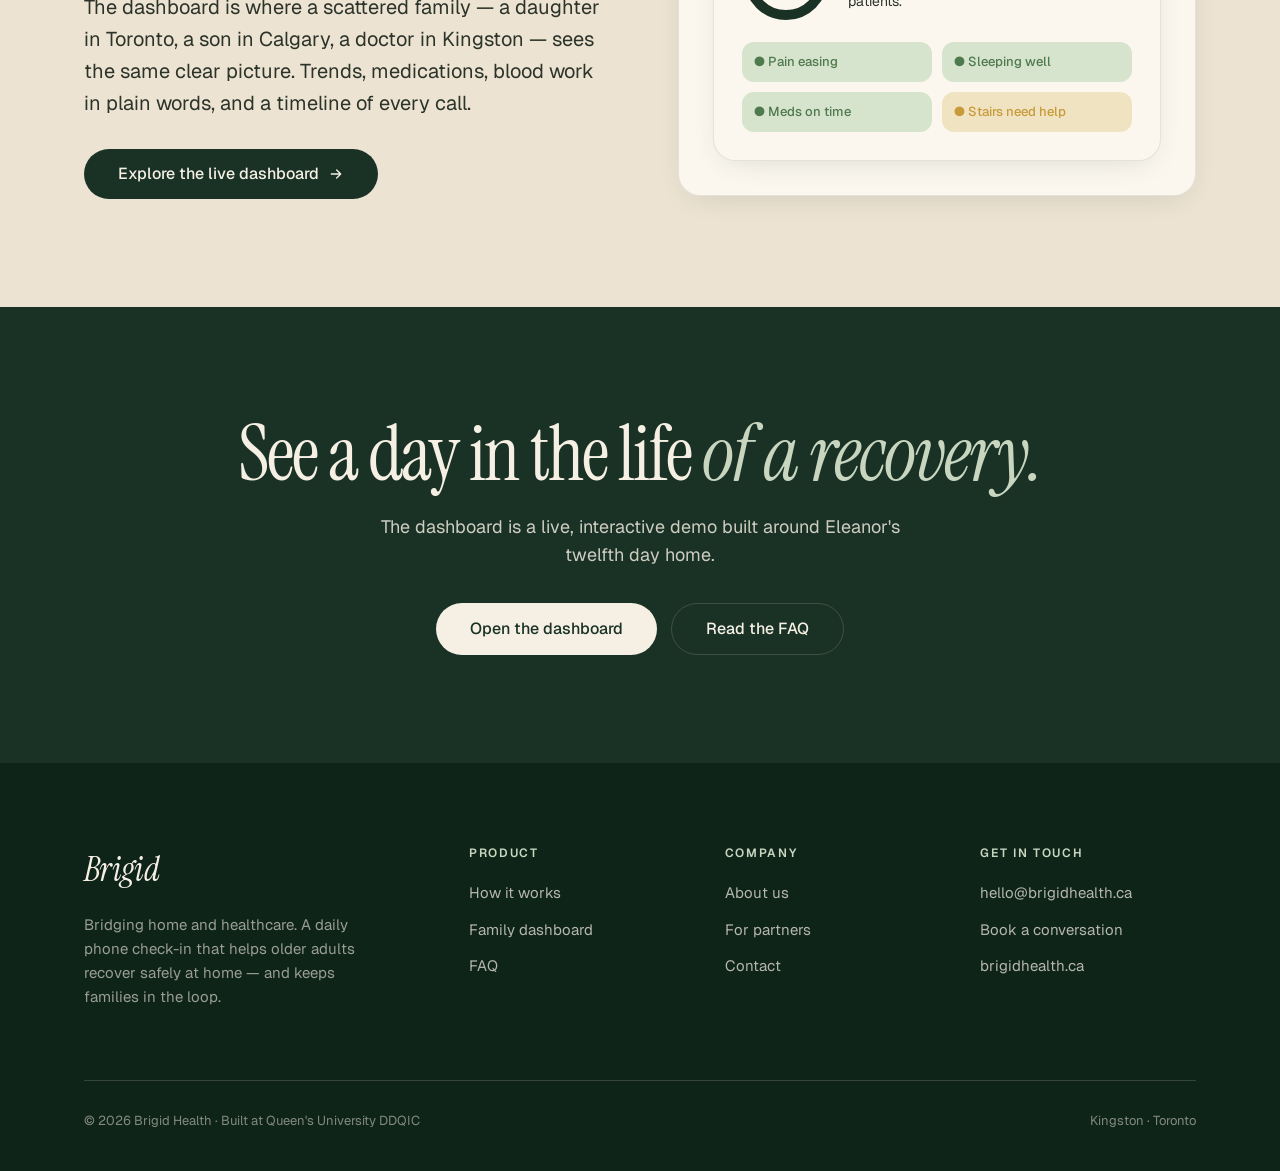
<file: how-it-works.html>
<!DOCTYPE html>
<html lang="en">
<head>
<meta charset="UTF-8" />
<meta name="viewport" content="width=device-width, initial-scale=1.0" />
<title>How Brigid works — a daily call that turns into clarity</title>
<meta name="description" content="Every morning Brigid makes a short, warm phone call. Behind the conversation are validated geriatric screening tools and a real-time triage system that turns each call into a clear signal for your family and care team." />
<link rel="icon" href="assets/favicon.svg" type="image/svg+xml" />
<link rel="preconnect" href="https://fonts.googleapis.com" />
<link rel="preconnect" href="https://fonts.gstatic.com" crossorigin />
<link href="https://fonts.googleapis.com/css2?family=Instrument+Serif:ital@0;1&family=Newsreader:ital,opsz,wght@0,6..72,300..700;1,6..72,300..700&family=Geist:wght@300..700&display=swap" rel="stylesheet" />
<link rel="stylesheet" href="assets/brigid.css" />
</head>
<body>

<header class="nav" data-nav>
  <a class="brand" href="index.html" aria-label="Brigid home">
    <svg class="glyph" viewBox="0 0 32 32" fill="none" aria-hidden="true">
      <path d="M16 4c2 3.6.7 6.1-.9 8.2-1.6 2-3.1 3.9-3.1 6.8a4 4 0 0 0 8 0c0-1.8-.7-3.3-1.6-4.7-.5 1-1.3 1.7-2.4 1.9 1.1-2.6.8-5.6-1.1-8.1" stroke="#1a3225" stroke-width="1.6" stroke-linejoin="round"/>
      <path d="M11.5 18.8A4.5 4.5 0 0 0 16 23.3a4.5 4.5 0 0 0 4.5-4.5" stroke="#7c9879" stroke-width="1.6" stroke-linecap="round"/>
    </svg>
    Brigid
  </a>
  <nav class="nav-links" aria-label="Primary">
    <a class="link active" href="how-it-works.html">How it works</a>
    <a class="link" href="about.html">About</a>
    <a class="link" href="for-partners.html">For partners</a>
    <a class="link" href="faq.html">FAQ</a>
    <a class="btn btn-sm" href="product.html">See the dashboard</a>
  </nav>
  <button class="nav-toggle" data-menu-toggle aria-label="Open menu" aria-expanded="false">
    <svg width="22" height="22" viewBox="0 0 24 24" fill="none"><path d="M4 7h16M4 12h16M4 17h16" stroke="currentColor" stroke-width="1.7" stroke-linecap="round"/></svg>
  </button>
</header>
<div class="mobile-menu" data-mobile-menu>
  <a href="how-it-works.html">How it works</a>
  <a href="about.html">About</a>
  <a href="for-partners.html">For partners</a>
  <a href="faq.html">FAQ</a>
  <a href="contact.html">Contact</a>
  <a class="btn" href="product.html">See the dashboard →</a>
</div>

<main class="page">

  <!-- PAGE HERO -->
  <section class="page-hero">
    <div class="wrap split" style="align-items:center">
      <div>
        <span class="eyebrow reveal">How it works</span>
        <h1 class="reveal" style="--d:80ms">A daily call that turns into <em>clarity.</em></h1>
        <p class="lede reveal" style="--d:160ms">There's nothing to install and nothing to learn. Brigid does the work of a daily check-in — the way a devoted nurse or a nearby daughter would — and quietly translates each conversation into something your family and care team can act on.</p>
      </div>
      <div class="reveal-scale figure-wrap" style="--d:140ms;display:flex;justify-content:center">
        <img class="float" src="assets/img/illo-morning.svg" alt="Sunrise through an arched window with a steaming cup of tea on the sill — a calm morning at home." style="width:100%;max-width:440px" />
      </div>
    </div>
  </section>

  <!-- STEP 1 — THE CALL -->
  <section class="section-sm">
    <div class="wrap split">
      <div class="reveal">
        <span class="eyebrow">Step one</span>
        <h2>The call feels like a friend, not a form.</h2>
        <p class="lede">Each morning at a time that suits your loved one, Brigid calls. The conversation is unhurried and human — how did you sleep, how's the pain today, did you manage breakfast, have you taken your pills. Five to eight minutes, in their own language.</p>
        <ul class="ticks">
          <li><span class="tk"><svg width="18" height="18" viewBox="0 0 24 24" fill="none"><path d="m5 12 5 5L20 7" stroke="currentColor" stroke-width="2.2" stroke-linecap="round" stroke-linejoin="round"/></svg></span>Works on a landline, a cell phone, a tablet or a computer</li>
          <li><span class="tk"><svg width="18" height="18" viewBox="0 0 24 24" fill="none"><path d="m5 12 5 5L20 7" stroke="currentColor" stroke-width="2.2" stroke-linecap="round" stroke-linejoin="round"/></svg></span>No apps, no buttons, no reading required</li>
          <li><span class="tk"><svg width="18" height="18" viewBox="0 0 24 24" fill="none"><path d="m5 12 5 5L20 7" stroke="currentColor" stroke-width="2.2" stroke-linecap="round" stroke-linejoin="round"/></svg></span>Multilingual, and gentle with low-tech, low-literacy users</li>
        </ul>
      </div>
      <div class="split-media reveal-scale" style="--d:120ms">
        <div style="display:flex;flex-direction:column;gap:14px;">
          <div style="display:grid;grid-template-columns:64px 1fr;gap:12px;align-items:start">
            <div style="font-size:12px;color:var(--sage);font-weight:600;padding-top:2px">Brigid</div>
            <div style="background:var(--sage-bg);padding:12px 16px;border-radius:14px 14px 14px 4px;font-size:14.5px;color:var(--ink-2);line-height:1.5">Good morning, Eleanor! How are you feeling today compared to yesterday?</div>
          </div>
          <div style="display:grid;grid-template-columns:1fr 64px;gap:12px;align-items:start">
            <div style="background:var(--cream-2);padding:12px 16px;border-radius:14px 14px 4px 14px;font-size:14.5px;color:var(--ink);line-height:1.5;text-align:right">Oh, much better, dear. The pain's really come down — maybe a 2. I walked to the kitchen and made my own toast.</div>
            <div style="font-size:12px;color:var(--forest);font-weight:600;padding-top:2px;text-align:right">Eleanor</div>
          </div>
          <div style="display:grid;grid-template-columns:64px 1fr;gap:12px;align-items:start">
            <div style="font-size:12px;color:var(--sage);font-weight:600;padding-top:2px">Brigid</div>
            <div style="background:var(--sage-bg);padding:12px 16px;border-radius:14px 14px 14px 4px;font-size:14.5px;color:var(--ink-2);line-height:1.5">That's wonderful. And did you take everything yesterday — the morning and the evening pills?</div>
          </div>
        </div>
      </div>
    </div>
  </section>

  <!-- STEP 2 — CLINICAL -->
  <section class="section bleed-forest">
    <div class="wrap">
      <div class="section-head reveal">
        <span class="eyebrow on-dark">Step two</span>
        <h2>A warm voice, <em>a clinical ear.</em></h2>
        <p class="lede" style="color:rgba(245,239,228,.8)">Underneath the small talk, Brigid is quietly running validated geriatric screening tools — the same instruments clinicians trust — woven into ordinary conversation so no one feels examined.</p>
      </div>
      <div class="grid grid-3" data-stagger="90">
        <div class="card card-dark feature reveal">
          <div class="ficon"><svg width="22" height="22" viewBox="0 0 24 24" fill="none"><path d="M9 2h6M12 2v6M5 12a7 7 0 0 0 14 0" stroke="currentColor" stroke-width="1.6" stroke-linecap="round"/><circle cx="12" cy="17" r="4" stroke="currentColor" stroke-width="1.6"/></svg></div>
          <h3>Daily function</h3>
          <p>ADLs and IADLs — dressing, bathing, cooking, managing medications — track whether independence is holding or slipping.</p>
        </div>
        <div class="card card-dark feature reveal">
          <div class="ficon"><svg width="22" height="22" viewBox="0 0 24 24" fill="none"><path d="M3 12h4l3-8 4 16 3-8h4" stroke="currentColor" stroke-width="1.8" stroke-linecap="round" stroke-linejoin="round"/></svg></div>
          <h3>Heart &amp; breath</h3>
          <p>NYHA and mMRC scales gauge how far someone can walk, climb, or exert before symptoms appear — early markers of decline.</p>
        </div>
        <div class="card card-dark feature reveal">
          <div class="ficon"><svg width="22" height="22" viewBox="0 0 24 24" fill="none"><path d="M9.5 2A2.5 2.5 0 0 1 12 4.5v15a2.5 2.5 0 0 1-5 0M14.5 2A2.5 2.5 0 0 0 12 4.5v15a2.5 2.5 0 0 0 5 0" stroke="currentColor" stroke-width="1.4"/></svg></div>
          <h3>Mind &amp; mood</h3>
          <p>FAST staging and conversational cues surface confusion, low mood, or cognitive change that families often can't see over the phone.</p>
        </div>
      </div>
      <p class="reveal center" style="--d:120ms;margin-top:44px;font-size:15px;color:rgba(245,239,228,.6)">Validated instruments include NYHA · CCS · mMRC · ADLs · IADLs · FAST</p>
    </div>
  </section>

  <!-- STEP 3 — TRIAGE -->
  <section class="section">
    <div class="wrap">
      <div class="section-head reveal">
        <span class="eyebrow">Step three</span>
        <h2>Every call ends in <em>a colour.</em></h2>
        <p class="lede">Brigid's AI grades each conversation in real time, so a family member glancing at their phone knows in one second whether today was fine — or whether to pick up the phone.</p>
      </div>
      <div class="triage" data-stagger="110">
        <div class="triage-card t-green reveal">
          <div class="tdot"></div><div class="tlabel">Green · Stable</div>
          <h3>All is well.</h3>
          <p>Answers are within healthy ranges and recovery is on track. A reassuring note lands in the dashboard; no action needed.</p>
        </div>
        <div class="triage-card t-amber reveal">
          <div class="tdot"></div><div class="tlabel">Amber · Follow-up</div>
          <h3>Worth a closer look.</h3>
          <p>A missed dose, a poor night, a dip in mood. Flagged early and gently, so a small thing has the chance to stay small.</p>
        </div>
        <div class="triage-card t-red reveal">
          <div class="tdot"></div><div class="tlabel">Red · Urgent</div>
          <h3>Time to act.</h3>
          <p>A warning sign that shouldn't wait. Brigid escalates to family and the care team so the right person is reached quickly.</p>
        </div>
      </div>
    </div>
  </section>

  <!-- STEP 4 — DASHBOARD -->
  <section class="section bleed-cream2">
    <div class="wrap split reverse">
      <div class="split-media reveal-scale">
        <div class="mock" style="box-shadow:var(--shadow)">
          <div class="mock-bar"><span class="d d1"></span><span class="d d2"></span><span class="d d3"></span><span class="mock-title">Overview</span></div>
          <div class="mock-body">
            <div class="mini-ring-wrap" style="margin-bottom:20px">
              <svg width="88" height="88" viewBox="0 0 88 88" style="flex-shrink:0">
                <circle cx="44" cy="44" r="37" fill="none" stroke="#ece3d2" stroke-width="10"/>
                <circle cx="44" cy="44" r="37" fill="none" stroke="#1a3225" stroke-width="10" stroke-linecap="round" stroke-dasharray="232" stroke-dashoffset="37" transform="rotate(-90 44 44)"/>
                <text x="44" y="41" text-anchor="middle" font-family="Instrument Serif, serif" font-size="26" fill="#11140f">84</text>
                <text x="44" y="56" text-anchor="middle" font-family="Geist, sans-serif" font-size="8" letter-spacing="1" fill="#6c7062">RECOVERY</text>
              </svg>
              <div>
                <div style="font-size:13px;color:var(--muted);margin-bottom:6px">On track for week 3</div>
                <div style="font-size:14px;color:var(--ink-2);line-height:1.45">Recovering faster than 72% of similar patients.</div>
              </div>
            </div>
            <div style="display:grid;grid-template-columns:1fr 1fr;gap:10px">
              <div style="background:var(--green-bg);border-radius:12px;padding:10px 12px;font-size:13px;color:var(--green);font-weight:500">● Pain easing</div>
              <div style="background:var(--green-bg);border-radius:12px;padding:10px 12px;font-size:13px;color:var(--green);font-weight:500">● Sleeping well</div>
              <div style="background:var(--green-bg);border-radius:12px;padding:10px 12px;font-size:13px;color:var(--green);font-weight:500">● Meds on time</div>
              <div style="background:var(--amber-bg);border-radius:12px;padding:10px 12px;font-size:13px;color:var(--amber);font-weight:500">● Stairs need help</div>
            </div>
          </div>
        </div>
      </div>
      <div class="reveal" style="--d:120ms">
        <span class="eyebrow">Step four</span>
        <h2>Your family, finally on the same page.</h2>
        <p class="lede">The dashboard is where a scattered family — a daughter in Toronto, a son in Calgary, a doctor in Kingston — sees the same clear picture. Trends, medications, blood work in plain words, and a timeline of every call.</p>
        <div style="margin-top:30px">
          <a class="btn btn-lg" href="product.html">Explore the live dashboard <svg class="arrow" width="16" height="16" viewBox="0 0 24 24" fill="none"><path d="M5 12h14m-6-6 6 6-6 6" stroke="currentColor" stroke-width="2" stroke-linecap="round" stroke-linejoin="round"/></svg></a>
        </div>
      </div>
    </div>
  </section>

  <!-- CTA -->
  <section class="section bleed-forest cta-band">
    <div class="wrap reveal">
      <h2>See a day in the life <em>of a recovery.</em></h2>
      <p>The dashboard is a live, interactive demo built around Eleanor's twelfth day home.</p>
      <div class="cta-actions">
        <a class="btn btn-on-dark btn-lg" href="product.html">Open the dashboard</a>
        <a class="btn btn-ghost-on-dark btn-lg" href="faq.html">Read the FAQ</a>
      </div>
    </div>
  </section>

</main>

<footer class="footer">
  <div class="wrap">
    <div class="footer-grid">
      <div>
        <div class="brand">Brigid</div>
        <p class="tag">Bridging home and healthcare. A daily phone check-in that helps older adults recover safely at home — and keeps families in the loop.</p>
      </div>
      <div><h4>Product</h4><ul><li><a href="how-it-works.html">How it works</a></li><li><a href="product.html">Family dashboard</a></li><li><a href="faq.html">FAQ</a></li></ul></div>
      <div><h4>Company</h4><ul><li><a href="about.html">About us</a></li><li><a href="for-partners.html">For partners</a></li><li><a href="contact.html">Contact</a></li></ul></div>
      <div><h4>Get in touch</h4><ul><li><a href="mailto:hello@brigidhealth.ca">hello@brigidhealth.ca</a></li><li><a href="contact.html">Book a conversation</a></li><li><a href="https://brigidhealth.ca">brigidhealth.ca</a></li></ul></div>
    </div>
    <div class="footer-base">
      <span>© <span data-year>2026</span> Brigid Health · Built at Queen's University DDQIC</span>
      <span>Kingston · Toronto</span>
    </div>
  </div>
</footer>

<script src="assets/brigid.js"></script>
</body>
</html>
</file>
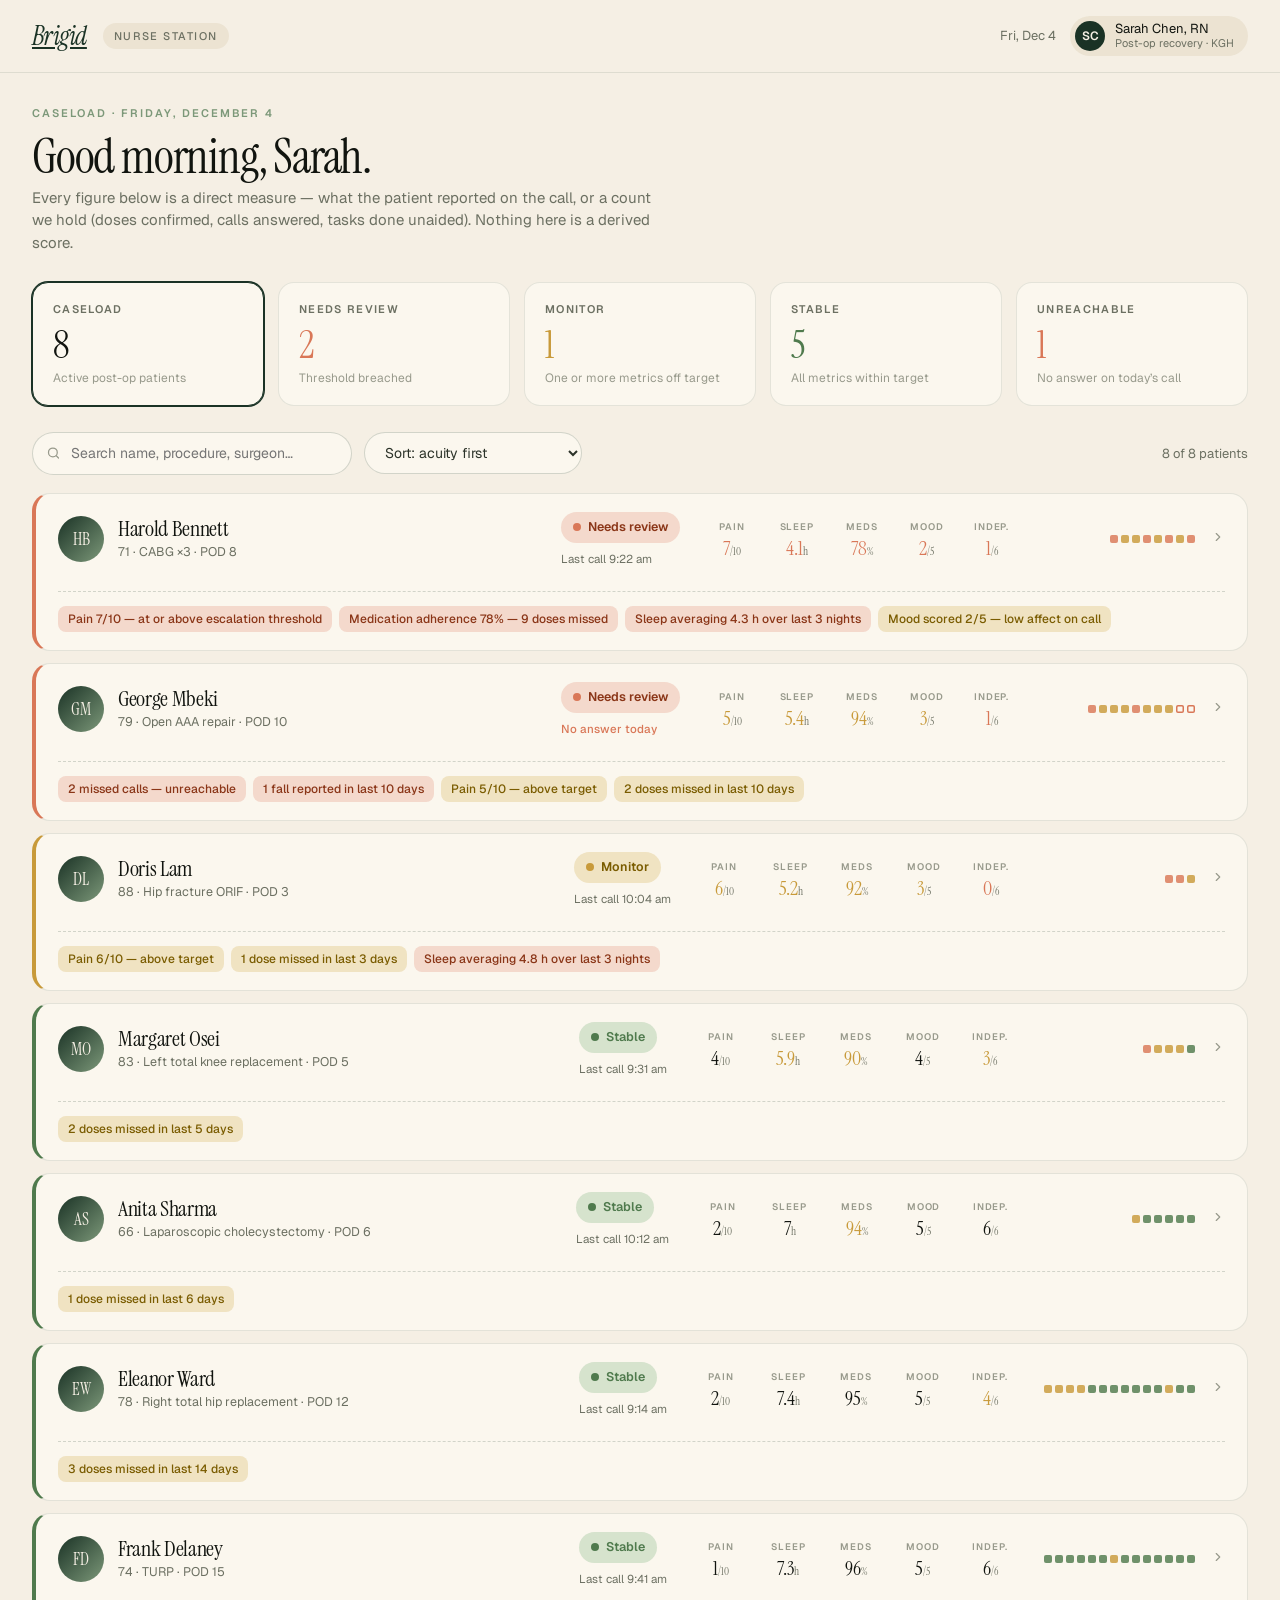
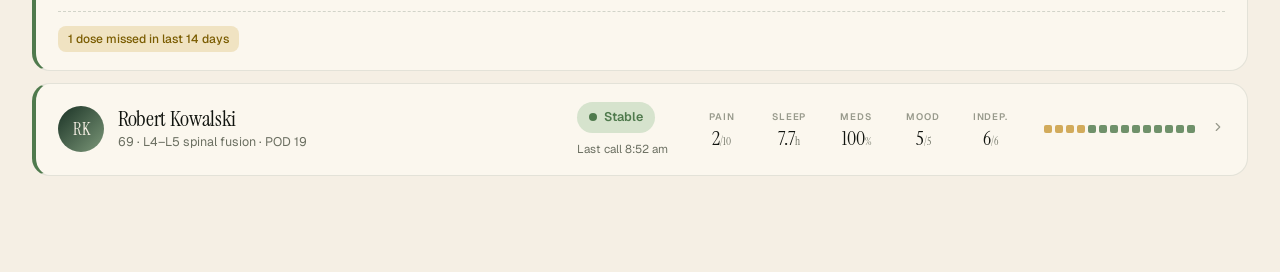
<file: nurse-dashboard.html>
<!DOCTYPE html>
<html lang="en">
<head>
<meta charset="UTF-8" />
<meta name="viewport" content="width=device-width, initial-scale=1.0" />
<title>Brigid — Nurse Station</title>
<link rel="icon" href="assets/favicon.svg" />
<link rel="preconnect" href="https://fonts.googleapis.com" />
<link rel="preconnect" href="https://fonts.gstatic.com" crossorigin />
<link href="https://fonts.googleapis.com/css2?family=Instrument+Serif:ital@0;1&family=Newsreader:ital,opsz,wght@0,6..72,300..700;1,6..72,300..700&family=Geist:wght@300..700&display=swap" rel="stylesheet" />
<style>
  :root {
    --cream: #f5efe4; --cream-2: #ece3d2; --cream-3: #e2d6bf; --paper: #fbf7ee;
    --ink: #11140f; --ink-2: #2c3329; --muted: #6c7062; --muted-2: #989a8c;
    --forest: #1a3225; --forest-2: #234534; --forest-deep: #0f2419; --sage: #7c9879;
    --sage-light: #c8d6c0; --sage-bg: #e3ead8;
    --green: #4f7a4d; --green-bg: #d6e3cd;
    --amber: #c89a3a; --amber-bg: #f0e3c2; --amber-ink: #7a5c00;
    --coral: #d97757; --coral-bg: #f4d9cc; --coral-ink: #8a3517;
    --line: rgba(26,50,37,0.10); --line-2: rgba(26,50,37,0.18);
    --shadow-sm: 0 1px 2px rgba(26,50,37,0.05);
    --shadow: 0 8px 30px -12px rgba(26,50,37,0.18);
    --serif: 'Newsreader','Instrument Serif',Georgia,serif;
    --display: 'Instrument Serif','Newsreader',Georgia,serif;
    --sans: 'Geist',-apple-system,BlinkMacSystemFont,system-ui,sans-serif;
    --ease: cubic-bezier(.2,.7,.2,1);
  }
  *{box-sizing:border-box;-webkit-font-smoothing:antialiased;margin:0;padding:0}
  html,body{min-height:100vh;background:var(--cream);font-family:var(--sans);color:var(--ink);font-size:15px;line-height:1.5}
  button{font:inherit;cursor:pointer;border:0;background:transparent;color:inherit}
  input,select{font:inherit}
  ::selection{background:var(--forest);color:var(--cream)}

  /* ── Nav ───────────────────────────────────────────────── */
  .nav{display:flex;align-items:center;justify-content:space-between;gap:20px;padding:16px 32px;background:rgba(245,239,228,0.92);backdrop-filter:blur(12px);-webkit-backdrop-filter:blur(12px);border-bottom:1px solid var(--line);position:sticky;top:0;z-index:40}
  .nav-left{display:flex;align-items:center;gap:16px}
  .logo{font-family:var(--display);font-size:26px;color:var(--forest);letter-spacing:-0.02em;font-style:italic;line-height:1}
  .nav-tag{font-size:11px;letter-spacing:0.14em;text-transform:uppercase;color:var(--muted);background:var(--cream-2);padding:5px 11px;border-radius:999px;font-weight:500}
  .nav-right{display:flex;align-items:center;gap:14px}
  .nav-date{font-size:13px;color:var(--muted)}
  .user{display:flex;align-items:center;gap:10px;padding:5px 14px 5px 5px;background:var(--cream-2);border-radius:999px}
  .user .av{width:30px;height:30px;border-radius:50%;background:var(--forest);color:var(--cream);display:grid;place-items:center;font-size:12px;font-weight:600}
  .user .nm{font-size:13px;line-height:1.15}
  .user .nm span{display:block;font-size:11px;color:var(--muted)}

  .main{max-width:1280px;margin:0 auto;padding:32px 32px 96px}

  /* ── Page head ─────────────────────────────────────────── */
  .eyebrow{font-size:11px;letter-spacing:0.18em;text-transform:uppercase;color:var(--sage);font-weight:600}
  .page-title{font-family:var(--display);font-size:clamp(34px,4.4vw,48px);line-height:1.03;letter-spacing:-0.025em;margin:10px 0 6px;font-weight:400}
  .page-sub{font-size:15px;color:var(--muted);max-width:640px}

  /* ── Caseload stat strip ───────────────────────────────── */
  .stat-strip{display:grid;grid-template-columns:repeat(5,1fr);gap:14px;margin:28px 0 26px}
  .stat{background:var(--paper);border:1px solid var(--line);border-radius:16px;padding:18px 20px;position:relative;overflow:hidden;text-align:left;transition:border-color .15s var(--ease),transform .15s var(--ease)}
  .stat:hover{border-color:var(--line-2);transform:translateY(-1px)}
  .stat.on{border-color:var(--forest);box-shadow:0 0 0 1px var(--forest)}
  .stat .sl{font-size:11px;letter-spacing:0.12em;text-transform:uppercase;color:var(--muted);font-weight:600}
  .stat .sv{font-family:var(--display);font-size:38px;line-height:1;letter-spacing:-0.02em;margin-top:8px}
  .stat .sd{font-size:12px;color:var(--muted-2);margin-top:5px}
  .stat.acc-green .sv{color:var(--green)}
  .stat.acc-amber .sv{color:var(--amber)}
  .stat.acc-coral .sv{color:var(--coral)}

  /* ── Toolbar ───────────────────────────────────────────── */
  .toolbar{display:flex;align-items:center;gap:12px;flex-wrap:wrap;margin-bottom:18px}
  .search{flex:1;min-width:200px;max-width:320px;position:relative}
  .search input{width:100%;padding:10px 16px 10px 38px;border-radius:999px;background:var(--paper);border:1px solid var(--line-2);font-size:14px;color:var(--ink);outline:none;transition:border-color .15s,box-shadow .15s}
  .search input:focus{border-color:var(--forest);box-shadow:0 0 0 3px var(--sage-bg)}
  .search svg{position:absolute;left:14px;top:50%;transform:translateY(-50%);color:var(--muted-2)}
  .sortsel{padding:10px 16px;border-radius:999px;background:var(--paper);border:1px solid var(--line-2);font-size:14px;color:var(--ink-2);outline:none;cursor:pointer}
  .sortsel:focus{border-color:var(--forest)}
  .count{font-size:13px;color:var(--muted);margin-left:auto}

  /* ── Patient roster ────────────────────────────────────── */
  .roster{display:flex;flex-direction:column;gap:12px}
  .prow{width:100%;text-align:left;background:var(--paper);border:1px solid var(--line);border-left:4px solid var(--line);border-radius:18px;padding:18px 22px;display:grid;grid-template-columns:minmax(230px,1.5fr) auto 1fr auto;gap:22px;align-items:center;transition:transform .16s var(--ease),box-shadow .16s var(--ease),border-color .16s var(--ease)}
  .prow:hover{transform:translateY(-2px);box-shadow:var(--shadow);border-color:var(--line-2)}
  .prow.s-well{border-left-color:var(--green)}
  .prow.s-watch{border-left-color:var(--amber)}
  .prow.s-alert{border-left-color:var(--coral)}

  .pid{display:flex;align-items:center;gap:14px;min-width:0}
  .avatar{width:46px;height:46px;border-radius:50%;background:linear-gradient(135deg,var(--forest),var(--sage));color:var(--cream);display:grid;place-items:center;font-family:var(--display);font-size:17px;flex-shrink:0}
  .pname{font-family:var(--display);font-size:22px;line-height:1.1;letter-spacing:-0.015em;white-space:nowrap;overflow:hidden;text-overflow:ellipsis}
  .pmeta{font-size:12.5px;color:var(--muted);margin-top:2px;white-space:nowrap;overflow:hidden;text-overflow:ellipsis}

  .pstatus{display:flex;flex-direction:column;align-items:flex-start;gap:7px}
  .chip{display:inline-flex;align-items:center;gap:7px;padding:6px 12px;border-radius:999px;font-size:12.5px;font-weight:600;white-space:nowrap}
  .chip.well{background:var(--green-bg);color:var(--green)}
  .chip.watch{background:var(--amber-bg);color:var(--amber-ink)}
  .chip.alert{background:var(--coral-bg);color:var(--coral-ink)}
  .dot{width:8px;height:8px;border-radius:50%;flex-shrink:0}
  .dot.well{background:var(--green)} .dot.watch{background:var(--amber)} .dot.alert{background:var(--coral)}
  .lastcall{font-size:11.5px;color:var(--muted)}
  .lastcall.stale{color:var(--coral);font-weight:500}

  .pmetrics{display:grid;grid-template-columns:repeat(5,minmax(0,1fr));gap:4px}
  .pm{text-align:center;padding:0 4px}
  .pm .k{font-size:9.5px;letter-spacing:0.1em;text-transform:uppercase;color:var(--muted-2);font-weight:600}
  .pm .v{font-family:var(--display);font-size:20px;line-height:1.1;margin-top:3px;color:var(--ink)}
  .pm .v small{font-size:11px;color:var(--muted)}
  .pm .v.warn{color:var(--amber)}
  .pm .v.bad{color:var(--coral)}

  .pright{display:flex;align-items:center;gap:16px}
  .minigrid{display:grid;grid-auto-flow:column;grid-auto-columns:8px;gap:3px;justify-content:end;width:151px}
  .minigrid i{height:8px;border-radius:2px;display:block}
  .chev{color:var(--muted-2);flex-shrink:0;transition:transform .16s var(--ease)}
  .prow:hover .chev{transform:translateX(3px);color:var(--forest)}

  .flagline{grid-column:1/-1;display:flex;flex-wrap:wrap;gap:7px;margin-top:2px;padding-top:14px;border-top:1px dashed var(--line-2)}
  .ftag{display:inline-flex;align-items:center;gap:6px;font-size:12px;padding:4px 10px;border-radius:8px;background:var(--amber-bg);color:var(--amber-ink);font-weight:500}
  .ftag.hot{background:var(--coral-bg);color:var(--coral-ink)}

  .empty{padding:60px 20px;text-align:center;color:var(--muted);font-size:15px;background:var(--paper);border:1px dashed var(--line-2);border-radius:18px}

  /* ── Detail view ───────────────────────────────────────── */
  .back{display:inline-flex;align-items:center;gap:8px;font-size:14px;color:var(--forest);font-weight:500;padding:8px 14px 8px 10px;border-radius:999px;margin-bottom:22px;transition:background .15s}
  .back:hover{background:rgba(26,50,37,.06)}

  .dhead{background:var(--paper);border:1px solid var(--line);border-radius:22px;padding:28px 32px;display:grid;grid-template-columns:1fr auto;gap:26px;align-items:start;margin-bottom:20px}
  .dhead .who{display:flex;gap:18px;align-items:center}
  .dhead .avatar{width:64px;height:64px;font-size:24px}
  .dhead h2{font-family:var(--display);font-size:36px;line-height:1.04;letter-spacing:-0.025em;font-weight:400}
  .dhead .sub{font-size:13.5px;color:var(--muted);margin-top:4px}
  .dfacts{display:grid;grid-template-columns:repeat(4,auto);gap:0;margin-top:22px;grid-column:1/-1;border-top:1px solid var(--line);padding-top:18px}
  .dfact{padding-right:28px;margin-right:28px;border-right:1px solid var(--line)}
  .dfact:last-child{border-right:0;padding-right:0;margin-right:0}
  .dfact .k{font-size:10.5px;letter-spacing:0.11em;text-transform:uppercase;color:var(--muted);font-weight:600}
  .dfact .v{font-family:var(--display);font-size:19px;margin-top:3px;line-height:1.2}
  .dactions{display:flex;flex-direction:column;align-items:flex-end;gap:10px}
  .btn{display:inline-flex;align-items:center;gap:8px;padding:10px 18px;border-radius:999px;background:var(--forest);color:var(--cream);font-size:13.5px;font-weight:500;transition:background .15s,transform .15s;white-space:nowrap}
  .btn:hover{background:var(--forest-2);transform:translateY(-1px)}
  .btn.ghost{background:transparent;color:var(--forest);border:1px solid var(--line-2)}
  .btn.ghost:hover{background:rgba(26,50,37,.05)}

  .alertbar{border-radius:16px;padding:18px 22px;margin-bottom:20px;display:flex;gap:14px;align-items:flex-start}
  .alertbar.watch{background:var(--amber-bg);color:var(--amber-ink)}
  .alertbar.alert{background:var(--coral-bg);color:var(--coral-ink)}
  .alertbar h4{font-size:11px;letter-spacing:0.14em;text-transform:uppercase;font-weight:700;margin-bottom:8px}
  .alertbar ul{list-style:none;display:flex;flex-direction:column;gap:6px}
  .alertbar li{font-size:14px;display:flex;gap:9px;align-items:flex-start;line-height:1.5}
  .alertbar li::before{content:'';width:6px;height:6px;border-radius:50%;background:currentColor;flex-shrink:0;margin-top:7px;opacity:.6}

  .sechead{display:flex;align-items:baseline;justify-content:space-between;margin:32px 0 14px;gap:16px}
  .sechead h3{font-family:var(--display);font-size:25px;letter-spacing:-0.015em;font-weight:400}
  .sechead .note{font-size:12.5px;color:var(--muted)}

  /* ── Expandable metric boxes ───────────────────────────── */
  .mgrid{display:grid;grid-template-columns:repeat(3,1fr);gap:16px}
  .mbox{background:var(--paper);border:1px solid var(--line);border-radius:18px;overflow:hidden;transition:border-color .16s var(--ease),box-shadow .16s var(--ease)}
  .mbox.open{border-color:var(--line-2);box-shadow:var(--shadow);grid-column:1/-1}
  .mtop{width:100%;text-align:left;padding:20px 22px;display:block;transition:background .14s}
  .mtop:hover{background:rgba(26,50,37,.022)}
  .mlabel{display:flex;align-items:center;gap:8px;font-size:11px;letter-spacing:0.13em;text-transform:uppercase;color:var(--muted);font-weight:600}
  .mlabel svg{color:var(--sage)}
  .mval{display:flex;align-items:flex-end;justify-content:space-between;gap:14px;margin-top:12px}
  .mnum{font-family:var(--display);font-size:42px;line-height:1;letter-spacing:-0.025em}
  .mnum small{font-size:16px;color:var(--muted);margin-left:2px}
  .mnum.warn{color:var(--amber)} .mnum.bad{color:var(--coral)} .mnum.good{color:var(--green)}
  .mspark{flex-shrink:0}
  .mfoot{display:flex;align-items:center;justify-content:space-between;gap:12px;margin-top:12px}
  .mdelta{font-size:12.5px;display:inline-flex;align-items:center;gap:5px;color:var(--muted)}
  .mdelta.up{color:var(--green)} .mdelta.down{color:var(--coral)}
  .mtoggle{font-size:12px;color:var(--forest);display:inline-flex;align-items:center;gap:5px;font-weight:500;opacity:.75}
  .mtop:hover .mtoggle{opacity:1}
  .mtoggle svg{transition:transform .2s var(--ease)}
  .mbox.open .mtoggle svg{transform:rotate(180deg)}
  .mbody{max-height:0;overflow:hidden;transition:max-height .35s var(--ease)}
  .mbody-in{padding:4px 22px 24px;border-top:1px solid var(--line)}
  .chartwrap{margin:18px 0 4px;overflow-x:auto}
  .xaxis{display:flex;justify-content:space-between;font-size:11px;color:var(--muted-2);padding:6px 2px 0}
  .mref{background:var(--cream);border-left:3px solid var(--sage);border-radius:10px;padding:13px 16px;font-size:13.5px;line-height:1.6;color:var(--ink-2);margin-top:16px}
  .mref b{font-weight:600;color:var(--ink)}
  .mref .lbl{display:block;font-size:10px;letter-spacing:0.14em;text-transform:uppercase;color:var(--sage);font-weight:700;margin-bottom:4px}
  .statrow{display:grid;grid-template-columns:repeat(4,1fr);gap:14px;margin-top:16px}
  .ministat{background:var(--cream);border-radius:12px;padding:13px 15px}
  .ministat .k{font-size:10px;letter-spacing:0.11em;text-transform:uppercase;color:var(--muted);font-weight:600}
  .ministat .v{font-family:var(--display);font-size:22px;margin-top:3px;line-height:1.1}

  /* Med adherence bars */
  .medrow{display:grid;grid-template-columns:1.4fr 2.6fr auto;gap:14px;align-items:center;padding:11px 0;border-top:1px solid var(--line)}
  .medrow:first-child{border-top:0}
  .medname{font-size:14px}
  .medname span{display:block;font-size:11.5px;color:var(--muted);margin-top:1px}
  .track{height:8px;border-radius:999px;background:var(--cream-2);overflow:hidden}
  .fill{height:100%;border-radius:999px;transition:width .7s var(--ease)}
  .medpct{font-family:var(--display);font-size:18px;text-align:right;min-width:56px}

  /* Function task grid */
  .taskgrid{display:grid;grid-template-columns:repeat(2,1fr);gap:9px;margin-top:4px}
  .task{display:grid;grid-template-columns:auto 1fr auto;gap:11px;align-items:center;padding:11px 14px;border-radius:11px;background:var(--cream)}
  .task .tn{font-size:13.5px}
  .task .td{font-size:11.5px;color:var(--muted);margin-top:1px}
  .tbadge{font-size:10.5px;font-weight:600;padding:3px 9px;border-radius:999px;white-space:nowrap}
  .tbadge.ind{background:var(--green-bg);color:var(--green)}
  .tbadge.help{background:var(--amber-bg);color:var(--amber-ink)}

  /* Call log */
  .calls{background:var(--paper);border:1px solid var(--line);border-radius:18px;padding:8px 22px 14px}
  .call{display:grid;grid-template-columns:82px 1fr auto;gap:16px;padding:15px 0;border-top:1px solid var(--line);align-items:start}
  .call:first-child{border-top:0}
  .call .when .d{font-family:var(--display);font-size:16px;line-height:1.1}
  .call .when .t{font-size:11px;color:var(--muted);margin-top:2px}
  .call .ttl{font-size:14px;display:flex;align-items:center;gap:8px;line-height:1.4}
  .call .snip{font-size:13px;color:var(--ink-2);line-height:1.55;margin-top:4px}
  .call .vals{font-size:11.5px;color:var(--muted);margin-top:6px;display:flex;gap:14px;flex-wrap:wrap}
  .call .dur{font-size:11.5px;color:var(--muted-2);white-space:nowrap;text-align:right}
  .call.missed .ttl{color:var(--coral)}

  @media(max-width:1080px){
    .stat-strip{grid-template-columns:repeat(3,1fr)}
    .prow{grid-template-columns:1fr auto;gap:16px}
    .pmetrics{grid-column:1/-1;grid-template-columns:repeat(5,1fr);padding-top:14px;border-top:1px dashed var(--line-2)}
    .pright{grid-column:1/-1;justify-content:space-between;padding-top:12px;border-top:1px dashed var(--line-2)}
    .minigrid{width:100%}
    .mgrid{grid-template-columns:repeat(2,1fr)}
    .dfacts{grid-template-columns:repeat(2,1fr);gap:16px}
    .dfact{border-right:0;padding-right:0;margin-right:0}
  }
  @media(max-width:720px){
    .nav{padding:14px 18px}
    .nav-date{display:none}
    .main{padding:24px 18px 70px}
    .stat-strip{grid-template-columns:repeat(2,1fr)}
    .mgrid{grid-template-columns:1fr}
    .statrow{grid-template-columns:repeat(2,1fr)}
    .taskgrid{grid-template-columns:1fr}
    .dhead{grid-template-columns:1fr;padding:22px}
    .dactions{flex-direction:row;align-items:center}
    .pmetrics{grid-template-columns:repeat(3,1fr);gap:10px}
    .call{grid-template-columns:1fr;gap:6px}
    .call .dur{text-align:left}
  }
</style>
</head>
<body>

<nav class="nav">
  <div class="nav-left">
    <a href="index.html" class="logo">Brigid</a>
    <span class="nav-tag">Nurse Station</span>
  </div>
  <div class="nav-right">
    <span class="nav-date" id="nav-date"></span>
    <div class="user">
      <div class="av">SC</div>
      <div class="nm">Sarah Chen, RN<span>Post-op recovery · KGH</span></div>
    </div>
  </div>
</nav>

<main class="main" id="app"></main>

<script>
/* ============================================================================
   Brigid — Nurse Station
   Objective metrics only. Every number shown is something the patient reported
   on a call or that we counted directly (doses, answered calls, tasks). No
   derived or composite "recovery scores".
   ========================================================================== */

/* ── Deterministic series generator (demo data only) ────────────────────── */
function series(len, from, to, jitter, seed, dec, lo, hi) {
  let s = seed >>> 0;
  const rnd = () => { s = (s * 1664525 + 1013904223) >>> 0; return s / 4294967296; };
  const out = [];
  for (let i = 0; i < len; i++) {
    const t = len === 1 ? 1 : i / (len - 1);
    let v = from + (to - from) * t + (rnd() - 0.5) * 2 * jitter;
    if (lo != null) v = Math.max(lo, v);
    if (hi != null) v = Math.min(hi, v);
    out.push(Number(v.toFixed(dec)));
  }
  return out;
}

/* ── Caseload ───────────────────────────────────────────────────────────── */
const RAW = [
  { id:'p1', first:'Eleanor', last:'Ward', age:78, procedure:'Right total hip replacement',
    surgery:'Apr 24, 2026', pod:12, phone:'(613) 555-0142', surgeon:'Dr. S. Chen',
    pain:[6,5,5,4,4,4,3,3,3,3,2,3,2,2], sleep:[5.2,5.8,6.0,6.2,6.5,6.4,6.8,7.0,7.2,6.9,7.1,7.3,7.5,7.4],
    mood:[3,3,4,3,4,4,4,4,5,4,4,4,5,5], missedDoseDays:[3,11], fallDays:[], missedCallDays:[],
    doses:{taken:63,total:66},
    meds:[
      {n:'Apixaban',d:'2.5 mg · 2× daily',p:'Anticoagulant',taken:23,total:24},
      {n:'Acetaminophen',d:'500 mg · PRN',p:'Analgesic',taken:17,total:18},
      {n:'Ferrous sulfate',d:'325 mg · daily',p:'Iron supplement',taken:12,total:12},
      {n:'Pantoprazole',d:'40 mg · daily',p:'Gastric protection',taken:11,total:12}],
    tasks:[['Eating meals','ind','Independent'],['Getting dressed','ind','Independent'],
           ['Bathing','ind','Uses shower seat'],['Walking indoors','ind','Cane for distance'],
           ['Climbing stairs','help','Needs handrail + supervision'],['Bed transfers','help','Assist in mornings']],
    calls:[
      ['Today','9:14 am','6:24','well','Pain 2/10, all doses confirmed','Walked to kitchen unassisted, prepared own breakfast. Slept 7.4 h. All four medications confirmed taken.',2,7.4,5,'All taken'],
      ['Mon','9:08 am','5:51','well','Longest sleep since surgery','Slept 7.3 h. Pain 3/10. Reported mild constipation — advised fluids and fibre.',3,7.3,5,'All taken'],
      ['Sun','9:01 am','6:02','well','Ambulated outdoors','Pain 3/10. Walked to porch with daughter present.',3,6.9,4,'All taken'],
      ['Sat','9:10 am','7:18','watch','Evening pantoprazole missed','Patient forgot evening dose. Reinforced schedule; reminder set.',3,7.2,4,'1 missed'],
      ['Fri','9:03 am','5:44','well','Lab appointment confirmed','Pain 4/10. Transport to lab arranged with daughter.',4,7.0,4,'All taken']] },

  { id:'p2', first:'Harold', last:'Bennett', age:71, procedure:'CABG ×3',
    surgery:'Apr 28, 2026', pod:8, phone:'(613) 555-0177', surgeon:'Dr. R. Patel',
    pain:[7,6,6,7,6,7,6,7], sleep:[4.8,5.1,4.6,4.4,5.0,4.2,4.5,4.1],
    mood:[3,3,2,2,3,2,2,2], missedDoseDays:[2,4,5,7], fallDays:[], missedCallDays:[],
    doses:{taken:31,total:40},
    meds:[
      {n:'Metoprolol',d:'25 mg · 2× daily',p:'Beta blocker',taken:11,total:16},
      {n:'Atorvastatin',d:'40 mg · nightly',p:'Statin',taken:6,total:8},
      {n:'ASA',d:'81 mg · daily',p:'Antiplatelet',taken:8,total:8},
      {n:'Hydromorphone',d:'1 mg · PRN',p:'Analgesic',taken:6,total:8}],
    tasks:[['Eating meals','ind','Reduced portions'],['Getting dressed','help','Wife assists'],
           ['Bathing','help','Sponge bath only'],['Walking indoors','help','Two-person assist'],
           ['Climbing stairs','help','Not attempted since discharge'],['Bed transfers','help','Full assist']],
    calls:[
      ['Today','9:22 am','8:41','alert','Pain 7/10, third missed beta blocker this week','Sternal pain 7/10, worse on deep breath. Slept 4.1 h. Reports skipping evening metoprolol again — states it "makes him dizzy". Escalated to care team.',7,4.1,2,'2 missed'],
      ['Mon','9:18 am','7:12','alert','Sleep under 5 h for fourth night','Pain 6/10. Slept 4.5 h. Low mood, short answers. Denies chest pressure at rest.',6,4.5,2,'1 missed'],
      ['Sun','9:15 am','6:38','alert','Missed statin and metoprolol','Pain 7/10. Reports poor appetite. Two evening doses missed.',7,4.2,2,'2 missed'],
      ['Sat','9:11 am','5:59','watch','Pain elevated, sleep poor','Pain 6/10. Slept 5.0 h. Mood flat but engaged.',6,5.0,3,'All taken'],
      ['Fri','9:20 am','6:44','alert','Missed evening doses','Pain 7/10 with movement. Two doses missed. Wife reports he is reluctant to take opioid.',7,4.4,2,'2 missed']] },

  { id:'p3', first:'Margaret', last:'Osei', age:83, procedure:'Left total knee replacement',
    surgery:'May 1, 2026', pod:5, phone:'(613) 555-0119', surgeon:'Dr. S. Chen',
    pain:[7,6,5,5,4], sleep:[5.0,5.4,5.6,6.0,5.9],
    mood:[3,3,3,4,4], missedDoseDays:[1], fallDays:[], missedCallDays:[],
    doses:{taken:18,total:20},
    meds:[
      {n:'Rivaroxaban',d:'10 mg · daily',p:'Anticoagulant',taken:5,total:5},
      {n:'Acetaminophen',d:'1 g · QID',p:'Analgesic',taken:9,total:10},
      {n:'Naproxen',d:'250 mg · 2× daily',p:'Anti-inflammatory',taken:4,total:5}],
    tasks:[['Eating meals','ind','Independent'],['Getting dressed','help','Needs help with socks'],
           ['Bathing','help','Daughter assists'],['Walking indoors','ind','Walker, short distances'],
           ['Climbing stairs','help','Not yet attempted'],['Bed transfers','ind','Slow but independent']],
    calls:[
      ['Today','9:31 am','6:12','watch','Pain improving, still on walker','Pain 4/10, down from 7 on POD 1. Slept 5.9 h. Walking to bathroom with walker. All doses confirmed.',4,5.9,4,'All taken'],
      ['Mon','9:28 am','6:50','watch','First full night over 6 h','Pain 5/10. Slept 6.0 h. Mood improved. Physio home visit completed.',5,6.0,4,'All taken'],
      ['Sun','9:26 am','7:04','watch','Pain 5/10, sleep improving','Pain 5/10. Slept 5.6 h. Ambulating in hallway with walker.',5,5.6,3,'All taken'],
      ['Sat','9:24 am','7:33','watch','One naproxen dose missed','Pain 6/10. Missed evening naproxen. Reinforced schedule.',6,5.4,3,'1 missed'],
      ['Fri','9:30 am','8:02','watch','First post-discharge call','Pain 7/10. Slept 5.0 h. Orientation to daily check-ins completed.',7,5.0,3,'All taken']] },

  { id:'p4', first:'Robert', last:'Kowalski', age:69, procedure:'L4–L5 spinal fusion',
    surgery:'Apr 17, 2026', pod:19, phone:'(613) 555-0163', surgeon:'Dr. M. Alvarez',
    pain:[6,6,5,5,4,4,4,3,3,3,3,2,2,2], sleep:[5.5,5.9,6.2,6.4,6.6,6.8,7.0,7.1,7.3,7.2,7.4,7.6,7.5,7.7],
    mood:[3,4,4,4,4,4,5,4,5,5,4,5,5,5], missedDoseDays:[], fallDays:[], missedCallDays:[],
    doses:{taken:42,total:42},
    meds:[
      {n:'Gabapentin',d:'300 mg · 3× daily',p:'Neuropathic pain',taken:42,total:42}],
    tasks:[['Eating meals','ind','Independent'],['Getting dressed','ind','Uses reacher'],
           ['Bathing','ind','Independent'],['Walking indoors','ind','No aid'],
           ['Climbing stairs','ind','Slow, no assist'],['Bed transfers','ind','Log-roll technique']],
    calls:[
      ['Today','8:52 am','4:31','well','Pain 2/10, full independence','Pain 2/10. Slept 7.7 h. Independent with all six daily tasks. Walked 20 min outdoors.',2,7.7,5,'All taken'],
      ['Mon','8:49 am','4:48','well','Independent on stairs','Pain 2/10. Slept 7.5 h. Managed full flight of stairs unassisted.',2,7.5,5,'All taken'],
      ['Sun','8:55 am','5:02','well','Steady, no concerns','Pain 2/10. Slept 7.6 h. No new symptoms.',2,7.6,5,'All taken'],
      ['Sat','8:47 am','4:56','well','Returned to driving assessment','Pain 3/10. Slept 7.4 h. Asked about return-to-work timeline.',3,7.4,4,'All taken'],
      ['Fri','8:53 am','5:20','well','Routine — improving','Pain 3/10. Slept 7.2 h.',3,7.2,5,'All taken']] },

  { id:'p5', first:'Doris', last:'Lam', age:88, procedure:'Hip fracture ORIF',
    surgery:'May 3, 2026', pod:3, phone:'(613) 555-0198', surgeon:'Dr. S. Chen',
    pain:[8,7,6], sleep:[4.2,4.9,5.2], mood:[2,3,3],
    missedDoseDays:[], fallDays:[], missedCallDays:[],
    doses:{taken:11,total:12},
    meds:[
      {n:'Enoxaparin',d:'40 mg · daily SC',p:'Anticoagulant',taken:3,total:3},
      {n:'Acetaminophen',d:'1 g · QID',p:'Analgesic',taken:5,total:6},
      {n:'Docusate',d:'100 mg · 2× daily',p:'Stool softener',taken:3,total:3}],
    tasks:[['Eating meals','help','Needs setup'],['Getting dressed','help','Full assist'],
           ['Bathing','help','Bed bath'],['Walking indoors','help','Two-person, walker'],
           ['Climbing stairs','help','Not attempted'],['Bed transfers','help','Full assist']],
    calls:[
      ['Today','10:04 am','7:55','watch','Pain 6/10, early recovery','Pain 6/10 on movement. Slept 5.2 h. Requires full assist for transfers — expected at POD 3. Daughter present during call.',6,5.2,3,'All taken'],
      ['Mon','10:01 am','8:22','watch','Sleep improving slightly','Pain 7/10. Slept 4.9 h. One acetaminophen dose missed overnight.',7,4.9,3,'1 missed'],
      ['Sun','9:58 am','9:14','alert','First call — pain 8/10','Discharge day call. Pain 8/10. Slept 4.2 h. Low mood. Home supports confirmed.',8,4.2,2,'All taken']] },

  { id:'p6', first:'Frank', last:'Delaney', age:74, procedure:'TURP',
    surgery:'Apr 21, 2026', pod:15, phone:'(613) 555-0134', surgeon:'Dr. K. Osei',
    pain:[4,4,3,3,3,2,2,2,2,1,2,1,1,1], sleep:[5.8,6.1,6.3,6.5,6.4,6.8,7.0,6.9,7.2,7.1,7.3,7.2,7.4,7.3],
    mood:[3,4,4,4,4,5,4,5,5,5,5,4,5,5], missedDoseDays:[6], fallDays:[], missedCallDays:[],
    doses:{taken:27,total:28},
    meds:[
      {n:'Tamsulosin',d:'0.4 mg · daily',p:'Alpha blocker',taken:14,total:14},
      {n:'Ciprofloxacin',d:'500 mg · 2× daily',p:'Antibiotic',taken:13,total:14}],
    tasks:[['Eating meals','ind','Independent'],['Getting dressed','ind','Independent'],
           ['Bathing','ind','Independent'],['Walking indoors','ind','No aid'],
           ['Climbing stairs','ind','No assist'],['Bed transfers','ind','Independent']],
    calls:[
      ['Today','9:41 am','4:12','well','Pain 1/10, fully independent','Pain 1/10. Slept 7.3 h. No haematuria reported. Independent with all daily tasks.',1,7.3,5,'All taken'],
      ['Mon','9:38 am','4:25','well','No new symptoms','Pain 1/10. Slept 7.4 h. Antibiotic course on track.',1,7.4,5,'All taken'],
      ['Sun','9:44 am','4:38','well','Routine check','Pain 1/10. Slept 7.2 h.',1,7.2,4,'All taken'],
      ['Sat','9:36 am','4:50','well','Steady','Pain 2/10. Slept 7.3 h.',2,7.3,5,'All taken'],
      ['Fri','9:40 am','5:03','well','Improving steadily','Pain 1/10. Slept 7.1 h.',1,7.1,5,'All taken']] },

  { id:'p7', first:'Anita', last:'Sharma', age:66, procedure:'Laparoscopic cholecystectomy',
    surgery:'Apr 30, 2026', pod:6, phone:'(613) 555-0155', surgeon:'Dr. M. Alvarez',
    pain:[5,4,4,3,3,2], sleep:[5.6,6.0,6.3,6.6,6.8,7.0], mood:[3,4,4,4,5,5],
    missedDoseDays:[], fallDays:[], missedCallDays:[],
    doses:{taken:17,total:18},
    meds:[
      {n:'Acetaminophen',d:'1 g · QID',p:'Analgesic',taken:11,total:12},
      {n:'Ondansetron',d:'4 mg · PRN',p:'Antiemetic',taken:6,total:6}],
    tasks:[['Eating meals','ind','Low-fat diet'],['Getting dressed','ind','Independent'],
           ['Bathing','ind','Independent'],['Walking indoors','ind','No aid'],
           ['Climbing stairs','ind','Independent'],['Bed transfers','ind','Mild discomfort']],
    calls:[
      ['Today','10:12 am','4:44','well','Pain 2/10, tolerating diet','Pain 2/10. Slept 7.0 h. Tolerating low-fat diet without nausea. Port sites clean and dry.',2,7.0,5,'All taken'],
      ['Mon','10:09 am','5:01','well','Nausea resolved','Pain 3/10. Slept 6.8 h. No further antiemetic needed.',3,6.8,5,'All taken'],
      ['Sun','10:15 am','5:22','well','Steady recovery','Pain 3/10. Slept 6.6 h.',3,6.6,4,'All taken'],
      ['Sat','10:07 am','5:40','well','Mild shoulder-tip pain','Pain 4/10, referred shoulder pain — explained as expected post-laparoscopy.',4,6.3,4,'All taken']] },

  { id:'p8', first:'George', last:'Mbeki', age:79, procedure:'Open AAA repair',
    surgery:'Apr 26, 2026', pod:10, phone:'(613) 555-0171', surgeon:'Dr. R. Patel',
    pain:[7,6,6,5,5,5,6,5,5,5], sleep:[4.9,5.2,5.5,5.7,5.4,5.6,5.1,5.5,5.3,5.4],
    mood:[3,3,3,4,3,3,3,3,3,3], missedDoseDays:[6], fallDays:[4], missedCallDays:[8,9],
    doses:{taken:34,total:36},
    meds:[
      {n:'Bisoprolol',d:'5 mg · daily',p:'Beta blocker',taken:9,total:10},
      {n:'ASA',d:'81 mg · daily',p:'Antiplatelet',taken:10,total:10},
      {n:'Atorvastatin',d:'80 mg · nightly',p:'Statin',taken:9,total:10},
      {n:'Acetaminophen',d:'1 g · TID',p:'Analgesic',taken:6,total:6}],
    tasks:[['Eating meals','ind','Independent'],['Getting dressed','help','Needs help with lower body'],
           ['Bathing','help','Shower chair + supervision'],['Walking indoors','help','Walker, supervised'],
           ['Climbing stairs','help','Not attempted since fall'],['Bed transfers','help','Standby assist']],
    calls:[
      ['Today','—','—','missed','No answer — second consecutive missed call','Two voicemails left. Emergency contact (son, James) notified by SMS. Requires nurse follow-up call today.',null,null,null,'Unconfirmed'],
      ['Mon','—','—','missed','No answer','Voicemail left. No return call.',null,null,null,'Unconfirmed'],
      ['Sun','9:47 am','7:29','watch','Pain 5/10, one dose missed','Pain 5/10. Slept 5.5 h. Missed evening statin.',5,5.5,3,'1 missed'],
      ['Sat','9:44 am','8:56','alert','Reported fall in bathroom, no injury','Patient reports slipping in bathroom two days ago. No injury, got up unassisted. Advised on grab bars; OT referral placed.',6,5.1,3,'All taken'],
      ['Fri','9:50 am','7:11','watch','Pain persistent at 5/10','Pain 5/10 at incision. Slept 5.6 h.',5,5.6,3,'All taken']] }
];

/* ── Derive objective status per day ────────────────────────────────────── */
function dayStatus(p, i) {
  if (p.missedCallDays.includes(i)) return 'alert';
  if (p.fallDays.includes(i)) return 'alert';
  const pain = p.pain[i], sleep = p.sleep[i], mood = p.mood[i];
  if (pain >= 7) return 'alert';
  if (pain >= 5 || sleep < 5 || mood <= 2 || p.missedDoseDays.includes(i)) return 'watch';
  return 'well';
}

const PATIENTS = RAW.map(p => {
  const n = p.pain.length;
  const trend = p.pain.map((_, i) => dayStatus(p, i));
  const status = trend[n - 1];
  const adhPct = Math.round(p.doses.taken / p.doses.total * 100);
  const indep = p.tasks.filter(t => t[1] === 'ind').length;
  const answered = n - p.missedCallDays.length;

  const flags = [];
  if (p.missedCallDays.length) flags.push(['hot', `${p.missedCallDays.length} missed call${p.missedCallDays.length>1?'s':''} — unreachable`]);
  if (p.fallDays.length) flags.push(['hot', `${p.fallDays.length} fall reported in last ${n} days`]);
  if (p.pain[n-1] >= 7) flags.push(['hot', `Pain ${p.pain[n-1]}/10 — at or above escalation threshold`]);
  else if (p.pain[n-1] >= 5) flags.push(['', `Pain ${p.pain[n-1]}/10 — above target`]);
  if (adhPct < 85) flags.push(['hot', `Medication adherence ${adhPct}% — ${p.doses.total - p.doses.taken} doses missed`]);
  else if (p.doses.total - p.doses.taken > 0) flags.push(['', `${p.doses.total - p.doses.taken} dose${p.doses.total-p.doses.taken>1?'s':''} missed in last ${n} days`]);
  const sleepAvg3 = p.sleep.slice(-3).reduce((a,b)=>a+b,0) / Math.min(3, n);
  if (sleepAvg3 < 5) flags.push(['hot', `Sleep averaging ${sleepAvg3.toFixed(1)} h over last 3 nights`]);
  if (p.mood[n-1] <= 2) flags.push(['', `Mood scored ${p.mood[n-1]}/5 — low affect on call`]);

  return Object.assign({}, p, {
    name: p.first + ' ' + p.last,
    initials: p.first[0] + p.last[0],
    days: n, trend, status, adhPct, indep, answered, flags,
    lastPain: p.pain[n-1], lastSleep: p.sleep[n-1], lastMood: p.mood[n-1],
    lastContact: p.missedCallDays.includes(n-1) ? null : p.calls[0][1]
  });
});

/* ── Shared bits ────────────────────────────────────────────────────────── */
const MOOD_LABEL = {1:'Down',2:'Low',3:'Quiet',4:'Okay',5:'Bright'};
const STATUS_LABEL = {well:'Stable', watch:'Monitor', alert:'Needs review'};
const CSS = getComputedStyle(document.documentElement);
const C = k => CSS.getPropertyValue(k).trim();
const esc = s => String(s).replace(/[&<>"]/g, c => ({'&':'&amp;','<':'&lt;','>':'&gt;','"':'&quot;'}[c]));
const ICON = {
  pain:'<path d="M3 12h4l3-9 4 18 3-9h4" stroke="currentColor" stroke-width="2" stroke-linecap="round" stroke-linejoin="round"/>',
  sleep:'<path d="M20.84 4.61a5.5 5.5 0 0 0-7.78 0L12 5.67l-1.06-1.06a5.5 5.5 0 0 0-7.78 7.78l1.06 1.06L12 21.23l7.78-7.78 1.06-1.06a5.5 5.5 0 0 0 0-7.78Z" stroke="currentColor" stroke-width="1.6" stroke-linejoin="round"/>',
  mood:'<path d="M12 3v3M12 18v3M5.6 5.6l2.1 2.1M16.3 16.3l2.1 2.1M3 12h3M18 12h3M5.6 18.4l2.1-2.1M16.3 7.7l2.1-2.1" stroke="currentColor" stroke-width="1.6" stroke-linecap="round"/>',
  pill:'<rect x="3.5" y="8" width="17" height="8" rx="4" transform="rotate(-45 12 12)" stroke="currentColor" stroke-width="1.6"/><path d="M14.5 9.5l-5 5" stroke="currentColor" stroke-width="1.6"/>',
  walk:'<circle cx="13" cy="4" r="2" stroke="currentColor" stroke-width="1.6"/><path d="m4 22 5-9 4 2 3-5 4 4M10 13 6 7" stroke="currentColor" stroke-width="1.6" stroke-linecap="round" stroke-linejoin="round"/>',
  phone:'<path d="M22 16.92v3a2 2 0 0 1-2.18 2 19.79 19.79 0 0 1-8.63-3.07 19.5 19.5 0 0 1-6-6 19.79 19.79 0 0 1-3.07-8.67A2 2 0 0 1 4.11 2h3a2 2 0 0 1 2 1.72c.13.96.36 1.9.7 2.81a2 2 0 0 1-.45 2.11L8.09 9.91a16 16 0 0 0 6 6l1.27-1.27a2 2 0 0 1 2.11-.45c.91.34 1.85.57 2.81.7A2 2 0 0 1 22 16.92Z" stroke="currentColor" stroke-width="1.6" stroke-linecap="round" stroke-linejoin="round"/>'
};
const ic = (k, sz) => `<svg width="${sz||14}" height="${sz||14}" viewBox="0 0 24 24" fill="none">${ICON[k]}</svg>`;
const chev = d => `<svg width="14" height="14" viewBox="0 0 24 24" fill="none"><path d="${d==='down'?'m6 9 6 6 6-6':'m9 6 6 6-6 6'}" stroke="currentColor" stroke-width="2" stroke-linecap="round" stroke-linejoin="round"/></svg>`;
const statusFill = { well: C('--green-bg'), watch: C('--amber-bg'), alert: C('--coral-bg') };
const statusLine = { well: C('--green'), watch: C('--amber'), alert: C('--coral') };

/* ── Charts ─────────────────────────────────────────────────────────────── */
function sparkline(data, w, h, color, invert) {
  if (!data.length) return '';
  if (data.length === 1) return `<svg width="${w}" height="${h}"><circle cx="${w/2}" cy="${h/2}" r="4" fill="${color}"/></svg>`;
  const lo = Math.min(...data), hi = Math.max(...data), rg = hi - lo || 1;
  const pts = data.map((d, i) => {
    const x = i * (w / (data.length - 1));
    const norm = (d - lo) / rg;
    const y = h - (invert ? 1 - norm : norm) * (h - 8) - 4;
    return [x, y];
  });
  const path = pts.map((p, i) => (i ? 'L' : 'M') + p[0].toFixed(1) + ',' + p[1].toFixed(1)).join(' ');
  const last = pts[pts.length - 1];
  return `<svg width="${w}" height="${h}" style="display:block;overflow:visible">
    <path d="${path} L${w},${h} L0,${h} Z" fill="${color}" opacity=".14"/>
    <path d="${path}" fill="none" stroke="${color}" stroke-width="2" stroke-linecap="round" stroke-linejoin="round"/>
    <circle cx="${last[0].toFixed(1)}" cy="${last[1].toFixed(1)}" r="3.4" fill="${color}" stroke="${C('--paper')}" stroke-width="2"/>
  </svg>`;
}

function lineChart(data, o) {
  const w = 860, h = 210, padL = 40, padR = 16, padT = 16, padB = 26;
  const iw = w - padL - padR, ih = h - padT - padB;
  const lo = o.min, hi = o.max, rg = hi - lo || 1;
  const yFor = v => padT + ih - ((v - lo) / rg) * ih;
  const xFor = i => data.length === 1 ? padL + iw / 2 : padL + i * (iw / (data.length - 1));
  const ticks = o.ticks || 5;

  let grid = '', ylab = '';
  for (let t = 0; t < ticks; t++) {
    const v = lo + (rg * t) / (ticks - 1);
    const y = yFor(v);
    grid += `<line x1="${padL}" x2="${w - padR}" y1="${y.toFixed(1)}" y2="${y.toFixed(1)}" stroke="${C('--line')}" stroke-dasharray="2 5"/>`;
    ylab += `<text x="${padL - 9}" y="${(y + 4).toFixed(1)}" text-anchor="end" font-size="10.5" fill="${C('--muted-2')}" font-family="${C('--sans')}">${Number(v.toFixed(o.dec || 0))}</text>`;
  }

  let band = '';
  if (o.band) {
    const y1 = yFor(Math.min(o.band[1], hi)), y2 = yFor(Math.max(o.band[0], lo));
    band = `<rect x="${padL}" y="${y1.toFixed(1)}" width="${iw}" height="${Math.max(0, y2 - y1).toFixed(1)}" fill="${C('--sage-bg')}" opacity=".55"/>
      <text x="${w - padR - 4}" y="${(y1 + 13).toFixed(1)}" text-anchor="end" font-size="10" fill="${C('--sage')}" font-family="${C('--sans')}" font-weight="600">${esc(o.bandLabel || 'Target range')}</text>`;
  }

  const pts = data.map((d, i) => [xFor(i), yFor(d)]);
  const path = pts.map((p, i) => (i ? 'L' : 'M') + p[0].toFixed(1) + ',' + p[1].toFixed(1)).join(' ');
  const area = `${path} L${pts[pts.length-1][0].toFixed(1)},${padT + ih} L${pts[0][0].toFixed(1)},${padT + ih} Z`;
  const dots = pts.map((p, i) => {
    const isLast = i === pts.length - 1;
    return `<circle cx="${p[0].toFixed(1)}" cy="${p[1].toFixed(1)}" r="${isLast ? 5 : 3.2}" fill="${o.color}" stroke="${C('--paper')}" stroke-width="2"><title>Day ${i + 1}: ${data[i]}${o.unit || ''}</title></circle>`;
  }).join('');

  return `<svg viewBox="0 0 ${w} ${h}" style="width:100%;min-width:420px;height:auto;display:block">
    ${band}${grid}
    ${o.band ? '' : `<path d="${area}" fill="${o.color}" opacity=".12"/>`}
    <path d="${path}" fill="none" stroke="${o.color}" stroke-width="2.4" stroke-linecap="round" stroke-linejoin="round"/>
    ${dots}${ylab}
  </svg>`;
}

function barChart(data, o) {
  const w = 860, h = 190, padL = 40, padR = 16, padT = 14, padB = 26;
  const iw = w - padL - padR, ih = h - padT - padB;
  const gap = 5, bw = Math.max(4, iw / data.length - gap);
  let bars = '', ylab = '';
  for (let t = 0; t < 5; t++) {
    const v = (o.max * t) / 4, y = padT + ih - (v / o.max) * ih;
    ylab += `<line x1="${padL}" x2="${w - padR}" y1="${y.toFixed(1)}" y2="${y.toFixed(1)}" stroke="${C('--line')}" stroke-dasharray="2 5"/>
      <text x="${padL - 9}" y="${(y + 4).toFixed(1)}" text-anchor="end" font-size="10.5" fill="${C('--muted-2')}" font-family="${C('--sans')}">${Number(v.toFixed(0))}</text>`;
  }
  data.forEach((d, i) => {
    const bh = Math.max(3, (d / o.max) * ih);
    const x = padL + i * (iw / data.length) + gap / 2;
    const y = padT + ih - bh;
    bars += `<rect x="${x.toFixed(1)}" y="${y.toFixed(1)}" width="${bw.toFixed(1)}" height="${bh.toFixed(1)}" rx="3" fill="${o.colorFor(d)}" opacity="${i === data.length - 1 ? 1 : .62}"><title>Day ${i + 1}: ${d}/5 — ${MOOD_LABEL[d]}</title></rect>`;
  });
  return `<svg viewBox="0 0 ${w} ${h}" style="width:100%;min-width:420px;height:auto;display:block">${ylab}${bars}</svg>`;
}

/* ── State ──────────────────────────────────────────────────────────────── */
let view = 'roster', activeId = null, filter = 'all', query = '', sortBy = 'acuity';
const openBoxes = new Set();
const ACUITY = { alert: 0, watch: 1, well: 2 };

/* ── Roster ─────────────────────────────────────────────────────────────── */
function renderRoster() {
  const total = PATIENTS.length;
  const nAlert = PATIENTS.filter(p => p.status === 'alert').length;
  const nWatch = PATIENTS.filter(p => p.status === 'watch').length;
  const nWell  = PATIENTS.filter(p => p.status === 'well').length;
  const nMissed = PATIENTS.filter(p => p.missedCallDays.includes(p.days - 1)).length;

  const stats = [
    ['all','Caseload', total, 'Active post-op patients',''],
    ['alert','Needs review', nAlert, 'Threshold breached','acc-coral'],
    ['watch','Monitor', nWatch, 'One or more metrics off target','acc-amber'],
    ['well','Stable', nWell, 'All metrics within target','acc-green'],
    ['missed','Unreachable', nMissed, 'No answer on today’s call','acc-coral']
  ].map(([k,label,val,desc,acc]) =>
    `<button class="stat ${acc} ${filter===k?'on':''}" data-filter="${k}">
       <div class="sl">${label}</div><div class="sv">${val}</div><div class="sd">${desc}</div>
     </button>`).join('');

  let list = PATIENTS.slice();
  if (filter === 'missed') list = list.filter(p => p.missedCallDays.includes(p.days - 1));
  else if (filter !== 'all') list = list.filter(p => p.status === filter);
  if (query) {
    const q = query.toLowerCase();
    list = list.filter(p => (p.name + ' ' + p.procedure + ' ' + p.surgeon).toLowerCase().includes(q));
  }
  list.sort((a, b) => {
    if (sortBy === 'acuity') return ACUITY[a.status] - ACUITY[b.status] || a.pod - b.pod;
    if (sortBy === 'name') return a.last.localeCompare(b.last);
    if (sortBy === 'pod') return a.pod - b.pod;
    if (sortBy === 'pain') return (b.lastPain ?? -1) - (a.lastPain ?? -1);
    if (sortBy === 'adherence') return a.adhPct - b.adhPct;
    return 0;
  });

  const rows = list.map(p => {
    const missedToday = p.missedCallDays.includes(p.days - 1);
    const cells = p.trend.map((s, i) => {
      const miss = p.missedCallDays.includes(i);
      return `<i style="background:${miss ? 'transparent' : statusLine[s]};opacity:${miss ? 1 : .82};box-shadow:inset 0 0 0 ${miss ? '1.5px ' + C('--coral') : '0 transparent'}" title="Day ${i+1} of ${p.days}: ${miss ? 'No answer' : STATUS_LABEL[s]}"></i>`;
    }).join('');
    const painCls = p.lastPain == null ? '' : p.lastPain >= 7 ? 'bad' : p.lastPain >= 5 ? 'warn' : '';
    const sleepCls = p.lastSleep == null ? '' : p.lastSleep < 5 ? 'bad' : p.lastSleep < 6 ? 'warn' : '';
    const adhCls = p.adhPct < 85 ? 'bad' : p.adhPct < 95 ? 'warn' : '';
    const moodCls = p.lastMood == null ? '' : p.lastMood <= 2 ? 'bad' : p.lastMood === 3 ? 'warn' : '';
    const dash = '<small>—</small>';

    return `<button class="prow s-${p.status}" data-open="${p.id}">
      <div class="pid">
        <div class="avatar">${p.initials}</div>
        <div style="min-width:0">
          <div class="pname">${esc(p.name)}</div>
          <div class="pmeta">${p.age} · ${esc(p.procedure)} · POD ${p.pod}</div>
        </div>
      </div>
      <div class="pstatus">
        <span class="chip ${p.status}"><span class="dot ${p.status}"></span>${STATUS_LABEL[p.status]}</span>
        <span class="lastcall ${missedToday ? 'stale' : ''}">${missedToday ? 'No answer today' : 'Last call ' + esc(p.calls[0][1])}</span>
      </div>
      <div class="pmetrics">
        <div class="pm"><div class="k">Pain</div><div class="v ${painCls}">${p.lastPain == null ? dash : p.lastPain + '<small>/10</small>'}</div></div>
        <div class="pm"><div class="k">Sleep</div><div class="v ${sleepCls}">${p.lastSleep == null ? dash : p.lastSleep + '<small>h</small>'}</div></div>
        <div class="pm"><div class="k">Meds</div><div class="v ${adhCls}">${p.adhPct}<small>%</small></div></div>
        <div class="pm"><div class="k">Mood</div><div class="v ${moodCls}">${p.lastMood == null ? dash : p.lastMood + '<small>/5</small>'}</div></div>
        <div class="pm"><div class="k">Indep.</div><div class="v ${p.indep <= 2 ? 'bad' : p.indep <= 4 ? 'warn' : ''}">${p.indep}<small>/6</small></div></div>
      </div>
      <div class="pright">
        <div class="minigrid" title="Daily status, last ${p.days} days">${cells}</div>
        <span class="chev">${chev('right')}</span>
      </div>
      ${p.flags.length ? `<div class="flagline">${p.flags.map(f => `<span class="ftag ${f[0]}">${esc(f[1])}</span>`).join('')}</div>` : ''}
    </button>`;
  }).join('');

  return `
    <div class="eyebrow">Caseload · ${new Date().toLocaleDateString('en-CA',{weekday:'long', month:'long', day:'numeric'})}</div>
    <h1 class="page-title">Good morning, Sarah.</h1>
    <p class="page-sub">Every figure below is a direct measure — what the patient reported on the call, or a count we hold (doses confirmed, calls answered, tasks done unaided). Nothing here is a derived score.</p>

    <div class="stat-strip">${stats}</div>

    <div class="toolbar">
      <div class="search">
        <svg width="15" height="15" viewBox="0 0 24 24" fill="none"><circle cx="11" cy="11" r="7" stroke="currentColor" stroke-width="2"/><path d="m20 20-3.5-3.5" stroke="currentColor" stroke-width="2" stroke-linecap="round"/></svg>
        <input type="search" id="q" placeholder="Search name, procedure, surgeon…" value="${esc(query)}" />
      </div>
      <select class="sortsel" id="sort">
        <option value="acuity"${sortBy==='acuity'?' selected':''}>Sort: acuity first</option>
        <option value="pain"${sortBy==='pain'?' selected':''}>Sort: highest pain</option>
        <option value="adherence"${sortBy==='adherence'?' selected':''}>Sort: lowest adherence</option>
        <option value="pod"${sortBy==='pod'?' selected':''}>Sort: earliest post-op day</option>
        <option value="name"${sortBy==='name'?' selected':''}>Sort: surname</option>
      </select>
      <span class="count">${list.length} of ${total} patients</span>
    </div>

    <div class="roster">${rows || '<div class="empty">No patients match this filter.</div>'}</div>`;
}

/* ── Metric box builder ─────────────────────────────────────────────────── */
function metricBox(key, opts) {
  const open = openBoxes.has(key);
  return `<div class="mbox ${open ? 'open' : ''}" data-box="${key}">
    <button class="mtop" data-toggle="${key}">
      <div class="mlabel">${ic(opts.icon)} ${esc(opts.label)}</div>
      <div class="mval">
        <div class="mnum ${opts.tone || ''}">${opts.value}</div>
        <div class="mspark">${opts.spark || ''}</div>
      </div>
      <div class="mfoot">
        <span class="mdelta ${opts.deltaTone || ''}">${opts.delta || ''}</span>
        <span class="mtoggle">${open ? 'Hide trend' : 'View trend'} ${chev('down')}</span>
      </div>
    </button>
    <div class="mbody" style="max-height:${open ? '1400px' : '0'}">
      <div class="mbody-in">${opts.body}</div>
    </div>
  </div>`;
}

function axis(days) {
  const first = days - 1, mid = Math.round(first / 2);
  return `<div class="xaxis"><span>${first} day${first===1?'':'s'} ago</span><span>${mid ? mid + ' day' + (mid===1?'':'s') + ' ago' : ''}</span><span>Today</span></div>`;
}

/* ── Detail ─────────────────────────────────────────────────────────────── */
function renderDetail(p) {
  const n = p.days;
  const avg = a => a.reduce((x, y) => x + y, 0) / a.length;
  const d = (cur, prev) => {
    if (prev == null || cur == null) return 'Not enough history yet';
    const diff = Number((cur - prev).toFixed(1));
    if (diff === 0) return 'No change vs 7 days ago';
    const arrow = diff > 0 ? '&#9650;' : '&#9660;';
    return `<span style="font-size:10px">${arrow}</span> ${Math.abs(diff)} vs 7 days ago`;
  };
  const tone = (cur, prev, better) => {
    if (prev == null || cur == null || cur === prev) return '';
    const good = better === 'down' ? cur < prev : cur > prev;
    return good ? 'up' : 'down';
  };
  const wk = a => a.length > 7 ? a[a.length - 8] : null;

  /* Pain */
  const painBody = `
    <div class="chartwrap">${lineChart(p.pain, {min:0, max:10, color:C('--forest'), unit:'/10', band:[0,3], bandLabel:'Target ≤ 3', ticks:6})}</div>
    ${axis(n)}
    <div class="statrow">
      <div class="ministat"><div class="k">Today</div><div class="v">${p.lastPain}/10</div></div>
      <div class="ministat"><div class="k">7-day mean</div><div class="v">${avg(p.pain.slice(-7)).toFixed(1)}</div></div>
      <div class="ministat"><div class="k">Highest</div><div class="v">${Math.max(...p.pain)}/10</div></div>
      <div class="ministat"><div class="k">Days ≥ 5</div><div class="v">${p.pain.filter(v => v >= 5).length}</div></div>
    </div>
    <div class="mref"><span class="lbl">Measure</span>Numeric Rating Scale, 0–10, self-reported at the start of each call. Escalation threshold is <b>≥ 7</b>, or any increase of <b>3 points</b> over a 48-hour window. No interpolation is applied on missed calls.</div>`;

  /* Sleep */
  const sleepBody = `
    <div class="chartwrap">${lineChart(p.sleep, {min:3, max:10, color:C('--sage'), unit:' h', band:[7,9], bandLabel:'Target 7–9 h', ticks:8})}</div>
    ${axis(n)}
    <div class="statrow">
      <div class="ministat"><div class="k">Last night</div><div class="v">${p.lastSleep} h</div></div>
      <div class="ministat"><div class="k">7-night mean</div><div class="v">${avg(p.sleep.slice(-7)).toFixed(1)} h</div></div>
      <div class="ministat"><div class="k">Shortest</div><div class="v">${Math.min(...p.sleep)} h</div></div>
      <div class="ministat"><div class="k">Nights &lt; 5 h</div><div class="v">${p.sleep.filter(v => v < 5).length}</div></div>
    </div>
    <div class="mref"><span class="lbl">Measure</span>Total sleep time in hours, self-reported for the preceding night. Flagged when a single night falls <b>below 5 hours</b>, or the 3-night mean falls below 5. Sleep quality and awakenings are recorded in the call note but not scored.</div>`;

  /* Mood */
  const moodBody = `
    <div class="chartwrap">${barChart(p.mood, {max:5, colorFor: v => v <= 2 ? C('--coral') : v === 3 ? C('--amber') : v === 4 ? C('--sage') : C('--green')})}</div>
    ${axis(n)}
    <div class="statrow">
      <div class="ministat"><div class="k">Today</div><div class="v">${MOOD_LABEL[p.lastMood]}</div></div>
      <div class="ministat"><div class="k">7-day mean</div><div class="v">${avg(p.mood.slice(-7)).toFixed(1)}/5</div></div>
      <div class="ministat"><div class="k">Lowest</div><div class="v">${MOOD_LABEL[Math.min(...p.mood)]}</div></div>
      <div class="ministat"><div class="k">Days ≤ 2</div><div class="v">${p.mood.filter(v => v <= 2).length}</div></div>
    </div>
    <div class="mref"><span class="lbl">Measure</span>Five-point affect rating assigned from call audio and content: 1 Down · 2 Low · 3 Quiet · 4 Okay · 5 Bright. This is an <b>observational rating, not a validated instrument</b> — treat it as a prompt to look closer, not a diagnosis. PHQ-9 and GAD-7 screening are planned for a later release.</div>`;

  /* Medication adherence */
  const medRows = p.meds.map(m => {
    const pct = Math.round(m.taken / m.total * 100);
    const col = pct === 100 ? C('--green') : pct >= 90 ? C('--sage') : pct >= 75 ? C('--amber') : C('--coral');
    return `<div class="medrow">
      <div class="medname">${esc(m.n)}<span>${esc(m.d)} · ${esc(m.p)}</span></div>
      <div class="track"><div class="fill" style="width:${pct}%;background:${col}"></div></div>
      <div class="medpct" style="color:${col}">${pct}%</div>
    </div>`;
  }).join('');
  const medBody = `
    <div style="margin-top:8px">${medRows}</div>
    <div class="statrow">
      <div class="ministat"><div class="k">Doses confirmed</div><div class="v">${p.doses.taken}</div></div>
      <div class="ministat"><div class="k">Doses scheduled</div><div class="v">${p.doses.total}</div></div>
      <div class="ministat"><div class="k">Missed</div><div class="v" style="color:${p.doses.total - p.doses.taken ? C('--coral') : C('--green')}">${p.doses.total - p.doses.taken}</div></div>
      <div class="ministat"><div class="k">Days with a miss</div><div class="v">${p.missedDoseDays.length}</div></div>
    </div>
    <div class="mref"><span class="lbl">Measure</span>Confirmed doses ÷ scheduled doses over the last ${n} days. Brigid names each medication individually on the call and records a yes or no. <b>PRN medications count only when the patient reports taking one.</b> A dose is counted as missed when the patient states they did not take it — an unanswered call leaves the dose unconfirmed, not missed.</div>`;

  /* Function */
  const funcBody = `
    <div class="taskgrid" style="margin-top:14px">
      ${p.tasks.map(t => `<div class="task">
        <span class="dot ${t[1] === 'ind' ? 'well' : 'watch'}"></span>
        <div><div class="tn">${esc(t[0])}</div><div class="td">${esc(t[2])}</div></div>
        <span class="tbadge ${t[1] === 'ind' ? 'ind' : 'help'}">${t[1] === 'ind' ? 'Unaided' : 'Assisted'}</span>
      </div>`).join('')}
    </div>
    <div class="mref"><span class="lbl">Measure</span>Six activities of daily living, asked conversationally each call and recorded as <b>unaided</b> or <b>assisted</b>. Assistive devices — walker, cane, shower seat — still count as unaided; the distinction is whether another person was required. Barthel Index scoring is planned for a later release.</div>`;

  /* Call adherence */
  const callBody = `
    <div class="statrow" style="margin-top:14px">
      <div class="ministat"><div class="k">Answered</div><div class="v">${p.answered}</div></div>
      <div class="ministat"><div class="k">Scheduled</div><div class="v">${n}</div></div>
      <div class="ministat"><div class="k">Missed</div><div class="v" style="color:${p.missedCallDays.length ? C('--coral') : C('--green')}">${p.missedCallDays.length}</div></div>
      <div class="ministat"><div class="k">Mean duration</div><div class="v">${(() => {
        const ds = p.calls.filter(c => c[2] !== '—').map(c => { const [m, s] = c[2].split(':').map(Number); return m * 60 + s; });
        if (!ds.length) return '—';
        const a = avg(ds); return Math.floor(a / 60) + ':' + String(Math.round(a % 60)).padStart(2, '0');
      })()}</div></div>
    </div>
    <div style="display:grid;grid-template-columns:repeat(${n},1fr);gap:4px;margin-top:18px">
      ${p.trend.map((s, i) => `<div style="aspect-ratio:1;border-radius:4px;background:${p.missedCallDays.includes(i) ? 'transparent' : statusFill[s]};box-shadow:inset 0 0 0 ${p.missedCallDays.includes(i) ? '1.5px ' + C('--coral') : '1px ' + statusLine[s] + '40'}" title="Day ${i+1}: ${p.missedCallDays.includes(i) ? 'No answer' : STATUS_LABEL[s]}"></div>`).join('')}
    </div>
    ${axis(n)}
    <div class="mref"><span class="lbl">Measure</span>Calls answered ÷ calls placed. Brigid attempts one call per day at the patient's preferred time, retries twice at 30-minute intervals, then leaves a voicemail. <b>Two consecutive missed calls</b> notify the emergency contact and place the patient in this queue. Hollow squares above are unanswered days.</div>`;

  const boxes = [
    metricBox(p.id + '-pain', {
      label:'Pain', icon:'pain',
      value: p.lastPain == null ? '—' : p.lastPain + '<small>/10</small>',
      tone: p.lastPain == null ? '' : p.lastPain >= 7 ? 'bad' : p.lastPain >= 5 ? 'warn' : 'good',
      spark: sparkline(p.pain, 96, 34, p.lastPain >= 5 ? C('--coral') : C('--forest')),
      delta: d(p.lastPain, wk(p.pain), 'down'), deltaTone: tone(p.lastPain, wk(p.pain), 'down'),
      body: painBody }),
    metricBox(p.id + '-sleep', {
      label:'Sleep', icon:'sleep',
      value: p.lastSleep == null ? '—' : p.lastSleep + '<small> h</small>',
      tone: p.lastSleep == null ? '' : p.lastSleep < 5 ? 'bad' : p.lastSleep < 6 ? 'warn' : 'good',
      spark: sparkline(p.sleep, 96, 34, C('--sage')),
      delta: d(p.lastSleep, wk(p.sleep), 'up'), deltaTone: tone(p.lastSleep, wk(p.sleep), 'up'),
      body: sleepBody }),
    metricBox(p.id + '-mood', {
      label:'Mood rating', icon:'mood',
      value: p.lastMood == null ? '—' : MOOD_LABEL[p.lastMood],
      tone: p.lastMood == null ? '' : p.lastMood <= 2 ? 'bad' : p.lastMood === 3 ? 'warn' : 'good',
      spark: sparkline(p.mood, 96, 34, C('--amber')),
      delta: d(p.lastMood, wk(p.mood), 'up'), deltaTone: tone(p.lastMood, wk(p.mood), 'up'),
      body: moodBody }),
    metricBox(p.id + '-meds', {
      label:'Medication adherence', icon:'pill',
      value: p.adhPct + '<small>%</small>',
      tone: p.adhPct < 85 ? 'bad' : p.adhPct < 95 ? 'warn' : 'good',
      spark: '',
      delta: `${p.doses.taken} of ${p.doses.total} doses confirmed`,
      deltaTone: p.doses.taken === p.doses.total ? 'up' : p.adhPct < 85 ? 'down' : '',
      body: medBody }),
    metricBox(p.id + '-func', {
      label:'Daily activities', icon:'walk',
      value: p.indep + '<small>/6 unaided</small>',
      tone: p.indep <= 2 ? 'bad' : p.indep <= 4 ? 'warn' : 'good',
      spark: '',
      delta: `${6 - p.indep} task${6 - p.indep === 1 ? '' : 's'} need another person`,
      body: funcBody }),
    metricBox(p.id + '-calls', {
      label:'Call adherence', icon:'phone',
      value: p.answered + '<small>/' + n + '</small>',
      tone: p.missedCallDays.length >= 2 ? 'bad' : p.missedCallDays.length ? 'warn' : 'good',
      spark: '',
      delta: p.missedCallDays.length ? `${p.missedCallDays.length} call${p.missedCallDays.length>1?'s':''} unanswered` : 'Every call answered',
      deltaTone: p.missedCallDays.length ? 'down' : 'up',
      body: callBody })
  ].join('');

  const callLog = p.calls.map(c => {
    const [day, time, dur, st, title, snip, pain, sleep, mood, meds] = c;
    const missed = st === 'missed';
    return `<div class="call ${missed ? 'missed' : ''}">
      <div class="when"><div class="d">${esc(day)}</div><div class="t">${esc(time)}</div></div>
      <div>
        <div class="ttl">${missed ? '<span class="dot alert"></span>' : `<span class="dot ${st}"></span>`}${esc(title)}</div>
        <div class="snip">${esc(snip)}</div>
        ${missed ? '' : `<div class="vals"><span>Pain ${pain}/10</span><span>Sleep ${sleep} h</span><span>Mood ${MOOD_LABEL[mood]}</span><span>Meds: ${esc(meds)}</span></div>`}
      </div>
      <div class="dur">${dur === '—' ? 'No answer' : dur + ' min'}</div>
    </div>`;
  }).join('');

  const hot = p.flags.filter(f => f[0] === 'hot');
  const warm = p.flags.filter(f => f[0] !== 'hot');
  const barLevel = hot.length ? 'alert' : 'watch';
  const alertBar = p.flags.length ? `<div class="alertbar ${barLevel}">
    <div style="flex:1">
      <h4>${hot.length ? 'Requires nurse review' : 'Worth monitoring'}</h4>
      <ul>${[...hot, ...warm].map(f => `<li>${esc(f[1])}</li>`).join('')}</ul>
    </div>
  </div>` : '';

  return `
    <button class="back" data-back><svg width="14" height="14" viewBox="0 0 24 24" fill="none"><path d="m15 6-6 6 6 6" stroke="currentColor" stroke-width="2" stroke-linecap="round" stroke-linejoin="round"/></svg>All patients</button>

    <div class="dhead">
      <div class="who">
        <div class="avatar">${p.initials}</div>
        <div>
          <h2>${esc(p.name)}</h2>
          <div class="sub">${p.age} years · ${esc(p.procedure)} · Surgery ${esc(p.surgery)} · ${esc(p.surgeon)}</div>
        </div>
      </div>
      <div class="dactions">
        <span class="chip ${p.status}"><span class="dot ${p.status}"></span>${STATUS_LABEL[p.status]}</span>
        <button class="btn">${ic('phone')} Call patient</button>
      </div>
      <div class="dfacts">
        <div class="dfact"><div class="k">Post-op day</div><div class="v">${p.pod}</div></div>
        <div class="dfact"><div class="k">Days monitored</div><div class="v">${n}</div></div>
        <div class="dfact"><div class="k">Phone</div><div class="v" style="font-size:16px">${esc(p.phone)}</div></div>
        <div class="dfact"><div class="k">Last contact</div><div class="v" style="font-size:16px;${p.lastContact ? '' : 'color:' + C('--coral')}">${p.lastContact ? 'Today ' + esc(p.lastContact) : 'No answer today'}</div></div>
      </div>
    </div>

    ${alertBar}

    <div class="sechead">
      <h3>Measures</h3>
      <span class="note">Each box shows today's figure. Open one for the ${n}-day trend and how it is measured.</span>
    </div>
    <div class="mgrid">${boxes}</div>

    <div class="sechead">
      <h3>Call log</h3>
      <span class="note">Most recent ${p.calls.length} calls</span>
    </div>
    <div class="calls">${callLog}</div>`;
}

/* ── Render + events ────────────────────────────────────────────────────── */
function render() {
  const app = document.getElementById('app');
  app.innerHTML = view === 'roster' ? renderRoster() : renderDetail(PATIENTS.find(p => p.id === activeId));
  if (view === 'roster') {
    const q = document.getElementById('q');
    if (q) {
      q.addEventListener('input', e => {
        query = e.target.value;
        const pos = e.target.selectionStart;
        render();
        const nq = document.getElementById('q');
        nq.focus(); nq.setSelectionRange(pos, pos);
      });
    }
    const s = document.getElementById('sort');
    if (s) s.addEventListener('change', e => { sortBy = e.target.value; render(); });
  }
  window.scrollTo({ top: 0, behavior: view === 'roster' ? 'auto' : 'auto' });
}

document.getElementById('app').addEventListener('click', e => {
  const stat = e.target.closest('[data-filter]');
  if (stat) { filter = filter === stat.dataset.filter ? 'all' : stat.dataset.filter; return render(); }

  const row = e.target.closest('[data-open]');
  if (row) { activeId = row.dataset.open; view = 'detail'; openBoxes.clear(); return render(); }

  if (e.target.closest('[data-back]')) { view = 'roster'; activeId = null; return render(); }

  const tog = e.target.closest('[data-toggle]');
  if (tog) {
    const key = tog.dataset.toggle;
    const box = document.querySelector(`[data-box="${key}"]`);
    const body = box.querySelector('.mbody');
    const label = box.querySelector('.mtoggle');
    if (openBoxes.has(key)) {
      openBoxes.delete(key);
      box.classList.remove('open');
      body.style.maxHeight = '0';
      label.childNodes[0].nodeValue = 'View trend ';
    } else {
      openBoxes.add(key);
      box.classList.add('open');
      body.style.maxHeight = body.firstElementChild.scrollHeight + 40 + 'px';
      label.childNodes[0].nodeValue = 'Hide trend ';
    }
  }
});

document.getElementById('nav-date').textContent =
  new Date().toLocaleDateString('en-CA', { weekday: 'short', month: 'short', day: 'numeric' });

render();
</script>
</body>
</html>
</file>
<file: assets/brigid.css>
/* ============================================================================
   Brigid — Design System
   Bridging Home and Healthcare
   A single shared stylesheet for the whole marketing site.
   ========================================================================== */

:root {
  /* Surfaces */
  --cream: #f5efe4;
  --cream-2: #ece3d2;
  --cream-3: #e2d6bf;
  --paper: #fbf7ee;

  /* Ink */
  --ink: #11140f;
  --ink-2: #2c3329;
  --muted: #6c7062;
  --muted-2: #989a8c;

  /* Brand */
  --forest: #1a3225;
  --forest-2: #234534;
  --forest-deep: #0f2419;
  --sage: #7c9879;
  --sage-light: #c8d6c0;
  --sage-bg: #e3ead8;

  /* Triage + accents */
  --green: #4f7a4d;
  --green-bg: #d6e3cd;
  --amber: #c89a3a;
  --amber-bg: #f0e3c2;
  --coral: #d97757;
  --coral-bg: #f4d9cc;
  --rose: #b85c5c;
  --rose-bg: #f0d4d4;

  /* Lines + shadow */
  --line: rgba(26, 50, 37, 0.10);
  --line-2: rgba(26, 50, 37, 0.18);
  --line-on-dark: rgba(245, 239, 228, 0.16);
  --shadow-sm: 0 1px 2px rgba(26, 50, 37, 0.05);
  --shadow: 0 8px 30px -12px rgba(26, 50, 37, 0.18);
  --shadow-lg: 0 30px 80px -30px rgba(26, 50, 37, 0.28);

  /* Type */
  --serif: 'Newsreader', 'Instrument Serif', Georgia, serif;
  --display: 'Instrument Serif', 'Newsreader', Georgia, serif;
  --sans: 'Geist', -apple-system, BlinkMacSystemFont, system-ui, sans-serif;

  /* Rhythm */
  --nav-h: 68px;
  --pad-x: clamp(20px, 5vw, 64px);
  --maxw: 1240px;
  --radius: 22px;
  --ease: cubic-bezier(.2, .7, .2, 1);
}

* { box-sizing: border-box; -webkit-font-smoothing: antialiased; text-rendering: optimizeLegibility; }
html { scroll-behavior: smooth; }
@media (prefers-reduced-motion: reduce) { html { scroll-behavior: auto; } }
html, body { margin: 0; padding: 0; }
body {
  font-family: var(--sans);
  background: var(--cream);
  color: var(--ink);
  font-size: 16px;
  line-height: 1.55;
  min-height: 100vh;
  overflow-x: hidden;
}
a { color: inherit; text-decoration: none; }
button { font: inherit; cursor: pointer; border: 0; background: transparent; color: inherit; }
img { max-width: 100%; display: block; }
::selection { background: var(--forest); color: var(--cream); }

/* ---- Type helpers ---------------------------------------------------------- */
.serif { font-family: var(--serif); font-weight: 400; letter-spacing: -0.01em; }
.display { font-family: var(--display); font-weight: 400; letter-spacing: -0.02em; line-height: 1.02; }
.italic { font-style: italic; }
.eyebrow {
  font-size: 12px; letter-spacing: 0.16em; text-transform: uppercase;
  font-weight: 600; color: var(--sage);
}
.eyebrow.on-dark { color: var(--sage-light); }
.lede { font-size: clamp(17px, 2vw, 20px); line-height: 1.6; color: var(--ink-2); }

/* ---- Layout ---------------------------------------------------------------- */
.wrap { max-width: var(--maxw); margin: 0 auto; padding-left: var(--pad-x); padding-right: var(--pad-x); }
.wrap-narrow { max-width: 860px; margin: 0 auto; padding-left: var(--pad-x); padding-right: var(--pad-x); }
.section { padding: clamp(72px, 12vh, 140px) 0; }
.section-sm { padding: clamp(48px, 8vh, 96px) 0; }
.bleed-forest { background: var(--forest); color: var(--cream); }
.bleed-forest-deep { background: var(--forest-deep); color: var(--cream); }
.bleed-paper { background: var(--paper); }
.bleed-cream2 { background: var(--cream-2); }
.center { text-align: center; }

/* ---- Buttons --------------------------------------------------------------- */
.btn {
  display: inline-flex; align-items: center; gap: 9px;
  padding: 14px 26px; border-radius: 999px;
  background: var(--forest); color: var(--cream);
  font-size: 15px; font-weight: 500; line-height: 1;
  transition: transform .18s var(--ease), background .18s var(--ease), box-shadow .18s var(--ease);
  white-space: nowrap;
}
.btn:hover { background: var(--forest-2); transform: translateY(-2px); box-shadow: 0 10px 26px -12px rgba(26,50,37,.5); }
.btn:active { transform: translateY(0); }
.btn-sm { padding: 10px 18px; font-size: 14px; }
.btn-lg { padding: 17px 34px; font-size: 16px; }
.btn-ghost { background: transparent; color: var(--forest); border: 1px solid var(--line-2); }
.btn-ghost:hover { background: rgba(26,50,37,.05); }
.btn-on-dark { background: var(--cream); color: var(--forest); }
.btn-on-dark:hover { background: #fff; }
.btn-ghost-on-dark { background: transparent; color: var(--cream); border: 1px solid var(--line-on-dark); }
.btn-ghost-on-dark:hover { background: rgba(245,239,228,.08); }
.btn .arrow { transition: transform .18s var(--ease); }
.btn:hover .arrow { transform: translateX(3px); }
.textlink {
  color: var(--forest); font-weight: 500;
  display: inline-flex; align-items: center; gap: 6px;
  border-bottom: 1px solid transparent; transition: border-color .18s var(--ease);
}
.textlink:hover { border-color: var(--forest); }
.textlink.on-dark { color: var(--sage-light); }

/* ---- Pills / tags ---------------------------------------------------------- */
.pill {
  display: inline-flex; align-items: center; gap: 8px;
  padding: 7px 15px; border-radius: 999px;
  background: var(--sage-bg); color: var(--forest);
  font-size: 12px; letter-spacing: 0.12em; text-transform: uppercase; font-weight: 600;
}
.pill .dot { width: 6px; height: 6px; border-radius: 50%; background: var(--forest); }
.pill.on-dark { background: rgba(245,239,228,.1); color: var(--sage-light); }
.pill.on-dark .dot { background: var(--sage-light); }

/* ============================================================================
   Navigation
   ========================================================================== */
.nav {
  position: fixed; top: 0; left: 0; right: 0; z-index: 100;
  height: var(--nav-h);
  display: flex; align-items: center; justify-content: space-between;
  padding: 0 var(--pad-x);
  background: rgba(245, 239, 228, 0.72);
  backdrop-filter: blur(16px) saturate(160%);
  -webkit-backdrop-filter: blur(16px) saturate(160%);
  border-bottom: 1px solid transparent;
  transition: background .3s var(--ease), border-color .3s var(--ease), height .3s var(--ease);
}
.nav.scrolled { border-bottom-color: var(--line); background: rgba(245, 239, 228, 0.9); }
.nav .brand {
  font-family: var(--display); font-size: 27px; color: var(--forest);
  letter-spacing: -0.02em; line-height: 1; font-style: italic;
  display: inline-flex; align-items: center; gap: 9px;
}
.nav .brand .glyph { width: 22px; height: 22px; flex-shrink: 0; }
.nav-links { display: flex; align-items: center; gap: clamp(18px, 2.4vw, 34px); }
.nav-links a.link {
  font-size: 15px; color: var(--ink-2); font-weight: 450;
  position: relative; transition: color .18s var(--ease);
}
.nav-links a.link::after {
  content: ''; position: absolute; left: 0; right: 100%; bottom: -6px; height: 1.5px;
  background: var(--forest); transition: right .25s var(--ease);
}
.nav-links a.link:hover { color: var(--forest); }
.nav-links a.link:hover::after,
.nav-links a.link.active::after { right: 0; }
.nav-links a.link.active { color: var(--forest); }
.nav-toggle {
  display: none; width: 42px; height: 42px; border-radius: 12px;
  align-items: center; justify-content: center; color: var(--forest);
}
.nav-toggle:hover { background: rgba(26,50,37,.06); }

/* Mobile drawer */
.mobile-menu {
  position: fixed; inset: 0; z-index: 99;
  background: var(--cream);
  padding: calc(var(--nav-h) + 24px) var(--pad-x) 40px;
  display: flex; flex-direction: column; gap: 6px;
  transform: translateY(-8px); opacity: 0; pointer-events: none;
  transition: opacity .28s var(--ease), transform .28s var(--ease);
}
.mobile-menu.open { opacity: 1; transform: none; pointer-events: auto; }
.mobile-menu a {
  font-family: var(--display); font-size: 34px; color: var(--forest);
  padding: 12px 0; border-bottom: 1px solid var(--line);
}
.mobile-menu .btn { margin-top: 20px; align-self: flex-start; font-size: 17px; }

/* Page content offset so fixed nav doesn't overlap */
.page { padding-top: var(--nav-h); }

/* ============================================================================
   Hero (home)
   ========================================================================== */
.hero {
  position: relative; min-height: calc(100vh - var(--nav-h));
  display: flex; align-items: center;
  padding: clamp(40px, 8vh, 90px) 0 clamp(60px, 10vh, 110px);
  overflow: hidden;
}
.hero-grid {
  display: grid; grid-template-columns: 1.06fr 0.94fr; gap: clamp(40px, 6vw, 88px);
  align-items: center; width: 100%;
}
.hero h1 {
  font-family: var(--display); font-weight: 400;
  font-size: clamp(52px, 8vw, 108px); line-height: 0.96;
  letter-spacing: -0.03em; margin: 26px 0 28px; color: var(--ink);
}
.hero h1 em { font-style: italic; color: var(--sage); }
.hero .lede { max-width: 500px; margin-bottom: 36px; }
.hero-cta { display: flex; gap: 14px; flex-wrap: wrap; align-items: center; }
.hero-note { font-size: 14px; color: var(--muted); margin-top: 22px; }

/* soft ambient blobs behind hero */
.hero-glow {
  position: absolute; border-radius: 50%; filter: blur(70px); opacity: .5; z-index: -1;
  pointer-events: none;
}
.hero-glow.g1 { width: 460px; height: 460px; background: var(--sage-bg); top: -120px; right: -80px; }
.hero-glow.g2 { width: 380px; height: 380px; background: var(--coral-bg); bottom: -140px; left: -100px; opacity: .35; }

/* ============================================================================
   Reveal-on-scroll
   ========================================================================== */
.reveal {
  opacity: 0; transform: translateY(30px);
  transition: opacity .9s var(--ease), transform .9s var(--ease);
  transition-delay: var(--d, 0ms);
  will-change: opacity, transform;
}
.reveal.in { opacity: 1; transform: none; }
.reveal-scale { opacity: 0; transform: scale(.96); transition: opacity .9s var(--ease), transform .9s var(--ease); transition-delay: var(--d, 0ms); }
.reveal-scale.in { opacity: 1; transform: none; }
@media (prefers-reduced-motion: reduce) {
  .reveal, .reveal-scale { opacity: 1 !important; transform: none !important; }
}

/* ============================================================================
   Section headings
   ========================================================================== */
.section-head { max-width: 760px; margin-bottom: clamp(40px, 6vh, 72px); }
.section-head.center { margin-left: auto; margin-right: auto; }
.section-head h2 {
  font-family: var(--display); font-weight: 400;
  font-size: clamp(36px, 5.2vw, 68px); line-height: 1.02;
  letter-spacing: -0.025em; margin: 16px 0 0; color: inherit;
}
.section-head h2 em { font-style: italic; color: var(--sage); }
.bleed-forest .section-head h2 em, .bleed-forest-deep .section-head h2 em { color: var(--sage-light); }
.section-head p { margin: 20px 0 0; max-width: 620px; }
.section-head.center p { margin-left: auto; margin-right: auto; }

/* ============================================================================
   Big statement / pull sections
   ========================================================================== */
.statement {
  font-family: var(--display); font-weight: 400;
  font-size: clamp(30px, 4.6vw, 60px); line-height: 1.12;
  letter-spacing: -0.02em;
}
.statement em { font-style: italic; color: var(--sage); }
.bleed-forest .statement em, .bleed-forest-deep .statement em { color: var(--sage-light); }

/* ============================================================================
   Cards
   ========================================================================== */
.card {
  background: var(--paper); border: 1px solid var(--line);
  border-radius: var(--radius); padding: clamp(24px, 3vw, 34px);
}
.card-dark { background: rgba(245,239,228,.04); border-color: var(--line-on-dark); }
.grid { display: grid; gap: 20px; }
.grid-2 { grid-template-columns: repeat(2, 1fr); }
.grid-3 { grid-template-columns: repeat(3, 1fr); }
.grid-4 { grid-template-columns: repeat(4, 1fr); }

/* Feature card */
.feature { display: flex; flex-direction: column; gap: 14px; }
.feature .ficon {
  width: 48px; height: 48px; border-radius: 14px;
  background: var(--sage-bg); color: var(--forest);
  display: grid; place-items: center;
}
.bleed-forest .feature .ficon, .bleed-forest-deep .feature .ficon {
  background: rgba(245,239,228,.09); color: var(--sage-light);
}
.feature h3 { font-family: var(--display); font-size: 26px; font-weight: 400; letter-spacing: -0.01em; margin: 4px 0 0; }
.feature p { font-size: 15px; line-height: 1.6; color: var(--ink-2); margin: 0; }
.bleed-forest .feature p, .bleed-forest-deep .feature p { color: rgba(245,239,228,.8); }

/* ============================================================================
   Stat blocks
   ========================================================================== */
.stat-huge { font-family: var(--display); font-weight: 400; letter-spacing: -0.03em; line-height: 0.9; color: var(--forest); }
.bleed-forest .stat-huge, .bleed-forest-deep .stat-huge { color: var(--sage-light); }
.stat-row { display: grid; grid-template-columns: repeat(3, 1fr); gap: clamp(24px, 4vw, 56px); }
.stat-block .num { font-family: var(--display); font-size: clamp(52px, 7vw, 92px); line-height: 0.9; letter-spacing: -0.03em; color: var(--forest); }
.bleed-forest .stat-block .num, .bleed-forest-deep .stat-block .num { color: var(--sage-light); }
.stat-block .desc { font-size: 16px; line-height: 1.55; color: var(--ink-2); margin-top: 16px; max-width: 300px; }
.bleed-forest .stat-block .desc, .bleed-forest-deep .stat-block .desc { color: rgba(245,239,228,.82); }
.stat-block .src { font-size: 13px; color: var(--muted); margin-top: 10px; }
.bleed-forest .stat-block .src, .bleed-forest-deep .stat-block .src { color: rgba(245,239,228,.5); }

/* ============================================================================
   Numbered steps (how it works)
   ========================================================================== */
.steps { display: grid; grid-template-columns: repeat(3, 1fr); gap: clamp(28px, 4vw, 56px); }
.step { border-top: 1px solid var(--line-on-dark); padding-top: 26px; }
.bleed-paper .step, .bleed-cream2 .step { border-top-color: var(--line-2); }
.step .snum { font-family: var(--display); font-size: 15px; letter-spacing: 0.14em; color: var(--sage-light); opacity: .85; }
.bleed-paper .step .snum, .bleed-cream2 .step .snum { color: var(--sage); opacity: 1; }
.step h3 { font-family: var(--display); font-size: clamp(26px, 3vw, 34px); font-weight: 400; letter-spacing: -0.01em; margin: 12px 0 12px; }
.step p { font-size: 15px; line-height: 1.62; opacity: .86; margin: 0; }

/* ============================================================================
   Triage strip (green / amber / red)
   ========================================================================== */
.triage { display: grid; grid-template-columns: repeat(3, 1fr); gap: 20px; }
.triage-card { border-radius: var(--radius); padding: clamp(24px, 3vw, 34px); border: 1px solid var(--line); background: var(--paper); }
.triage-card .tdot { width: 14px; height: 14px; border-radius: 50%; margin-bottom: 20px; }
.triage-card h3 { font-family: var(--display); font-size: 30px; font-weight: 400; margin: 0 0 8px; letter-spacing: -0.01em; }
.triage-card p { font-size: 15px; color: var(--ink-2); line-height: 1.6; margin: 0; }
.triage-card .tlabel { font-size: 12px; letter-spacing: 0.14em; text-transform: uppercase; font-weight: 600; margin-bottom: 6px; }
.t-green { border-top: 3px solid var(--green); } .t-green .tdot { background: var(--green); } .t-green .tlabel { color: var(--green); }
.t-amber { border-top: 3px solid var(--amber); } .t-amber .tdot { background: var(--amber); } .t-amber .tlabel { color: var(--amber); }
.t-red   { border-top: 3px solid var(--coral); } .t-red .tdot   { background: var(--coral); } .t-red .tlabel   { color: var(--coral); }

/* ============================================================================
   Comparison table (why Brigid)
   ========================================================================== */
.compare { width: 100%; border-collapse: collapse; font-size: 15px; }
.compare th, .compare td { text-align: left; padding: 20px 22px; vertical-align: top; }
.compare thead th { font-family: var(--sans); font-size: 13px; letter-spacing: 0.06em; text-transform: uppercase; color: var(--muted); font-weight: 600; border-bottom: 1px solid var(--line-2); }
.compare thead th.brigid-col { color: var(--forest); font-size: 22px; font-family: var(--display); letter-spacing: -0.01em; text-transform: none; font-weight: 400; }
.compare tbody td { border-bottom: 1px solid var(--line); line-height: 1.5; color: var(--ink-2); }
.compare tbody td:first-child { font-weight: 500; color: var(--ink); font-size: 14px; width: 190px; }
.compare .brigid-col { background: var(--sage-bg); color: var(--ink); }
.compare tbody td.brigid-col { font-weight: 500; }
.compare .check { color: var(--green); font-weight: 600; }
.compare-wrap { overflow-x: auto; border-radius: var(--radius); border: 1px solid var(--line); background: var(--paper); }

/* ============================================================================
   Roadmap / timeline
   ========================================================================== */
.roadmap { display: grid; grid-template-columns: repeat(3, 1fr); gap: 22px; counter-reset: phase; }
.phase { position: relative; background: rgba(245,239,228,.04); border: 1px solid var(--line-on-dark); border-radius: var(--radius); padding: 30px; }
.bleed-paper .phase, .bleed-cream2 .phase { background: var(--paper); border-color: var(--line); }
.phase .ptag { font-size: 12px; letter-spacing: 0.14em; text-transform: uppercase; color: var(--sage-light); font-weight: 600; }
.bleed-paper .phase .ptag, .bleed-cream2 .phase .ptag { color: var(--sage); }
.phase h3 { font-family: var(--display); font-size: 26px; font-weight: 400; margin: 10px 0 14px; letter-spacing: -0.01em; }
.phase ul { margin: 0; padding: 0; list-style: none; display: flex; flex-direction: column; gap: 10px; }
.phase li { font-size: 14.5px; line-height: 1.5; opacity: .85; padding-left: 20px; position: relative; }
.phase li::before { content: ''; position: absolute; left: 0; top: 9px; width: 7px; height: 7px; border-radius: 50%; background: var(--sage); }

/* ============================================================================
   FAQ accordion
   ========================================================================== */
.faq-list { border-top: 1px solid var(--line-2); }
.faq-item { border-bottom: 1px solid var(--line); }
.faq-q {
  width: 100%; display: flex; align-items: center; justify-content: space-between; gap: 24px;
  padding: 26px 0; text-align: left;
  font-family: var(--display); font-size: clamp(21px, 2.6vw, 27px); font-weight: 400; letter-spacing: -0.01em; color: var(--ink);
}
.faq-q .fico { flex-shrink: 0; width: 30px; height: 30px; border-radius: 50%; background: var(--cream-2); display: grid; place-items: center; transition: transform .3s var(--ease), background .2s var(--ease); }
.faq-item.open .faq-q .fico { transform: rotate(45deg); background: var(--forest); color: var(--cream); }
.faq-a { max-height: 0; overflow: hidden; transition: max-height .4s var(--ease); }
.faq-a-inner { padding: 0 0 28px; font-size: 16.5px; line-height: 1.65; color: var(--ink-2); max-width: 760px; }
.faq-a-inner a { color: var(--forest); border-bottom: 1px solid var(--line-2); }

/* ============================================================================
   Split / feature-media rows
   ========================================================================== */
.split { display: grid; grid-template-columns: 1fr 1fr; gap: clamp(36px, 6vw, 84px); align-items: center; }
.split.reverse .split-media { order: 2; }
.split-media {
  border-radius: var(--radius); overflow: hidden; background: var(--paper);
  border: 1px solid var(--line); box-shadow: var(--shadow); padding: clamp(20px, 3vw, 34px);
}
.split h2 { font-family: var(--display); font-weight: 400; font-size: clamp(32px, 4.4vw, 54px); line-height: 1.04; letter-spacing: -0.02em; margin: 14px 0 20px; }
.split p { margin: 0 0 16px; }
.split ul.ticks { list-style: none; padding: 0; margin: 22px 0 0; display: flex; flex-direction: column; gap: 12px; }
.split ul.ticks li { display: flex; gap: 12px; align-items: flex-start; font-size: 16px; color: var(--ink-2); }
.split ul.ticks li .tk { flex-shrink: 0; color: var(--green); margin-top: 2px; }

/* ============================================================================
   Dashboard preview mock (reused visuals)
   ========================================================================== */
.mock {
  background: var(--paper); border: 1px solid var(--line); border-radius: var(--radius);
  box-shadow: var(--shadow-lg); overflow: hidden;
}
.mock-bar { display: flex; align-items: center; gap: 7px; padding: 14px 18px; border-bottom: 1px solid var(--line); }
.mock-bar .d { width: 11px; height: 11px; border-radius: 50%; }
.mock-bar .d1 { background: #e2b3a2; } .mock-bar .d2 { background: #e6d29a; } .mock-bar .d3 { background: #a9c3a0; }
.mock-bar .mock-title { margin-left: 10px; font-size: 12px; color: var(--muted); }
.mock-body { padding: clamp(18px, 2.6vw, 28px); }
.mini-ring-wrap { display: flex; align-items: center; gap: 18px; }
.trend-grid { display: grid; grid-template-columns: repeat(14, 1fr); gap: 5px; }
.trend-grid .cell { aspect-ratio: 1; border-radius: 4px; }
.live-pill { display: inline-flex; align-items: center; gap: 8px; background: var(--cream-2); color: var(--ink-2); padding: 6px 12px; border-radius: 999px; font-size: 12px; font-weight: 500; }
.live-pill .dot { width: 7px; height: 7px; background: var(--sage); border-radius: 50%; animation: pulse 2s ease-in-out infinite; }
@keyframes pulse { 0%,100%{opacity:1} 50%{opacity:.4} }

/* ============================================================================
   CTA band
   ========================================================================== */
.cta-band { text-align: center; }
.cta-band h2 { font-family: var(--display); font-weight: 400; font-size: clamp(40px, 6vw, 80px); line-height: 1.02; letter-spacing: -0.025em; margin: 0 auto 20px; max-width: 900px; }
.cta-band h2 em { font-style: italic; color: var(--sage-light); }
.cta-band p { max-width: 560px; margin: 0 auto 34px; color: rgba(245,239,228,.82); font-size: 18px; }
.cta-actions { display: flex; gap: 14px; justify-content: center; flex-wrap: wrap; }

/* ============================================================================
   Contact form
   ========================================================================== */
.field { display: flex; flex-direction: column; gap: 8px; margin-bottom: 18px; }
.field label { font-size: 13px; letter-spacing: 0.04em; color: var(--muted); font-weight: 500; }
.field input, .field textarea, .field select {
  font: inherit; font-size: 16px; color: var(--ink);
  padding: 14px 16px; border-radius: 14px; background: var(--paper);
  border: 1px solid var(--line-2); outline: none; transition: border-color .18s var(--ease), box-shadow .18s var(--ease);
}
.field input:focus, .field textarea:focus, .field select:focus { border-color: var(--forest); box-shadow: 0 0 0 3px var(--sage-bg); }
.field textarea { resize: vertical; min-height: 120px; }
.form-note { font-size: 13px; color: var(--muted); }
.form-success {
  display: none; padding: 18px 20px; border-radius: 14px; background: var(--green-bg); color: var(--green);
  font-size: 15px; font-weight: 500; align-items: center; gap: 10px;
}
.form-success.show { display: flex; }

/* ============================================================================
   Footer
   ========================================================================== */
.footer { background: var(--forest-deep); color: rgba(245,239,228,.72); padding: clamp(56px, 9vh, 96px) 0 40px; }
.footer-grid { display: grid; grid-template-columns: 1.6fr 1fr 1fr 1fr; gap: 40px; margin-bottom: 56px; }
.footer .brand { font-family: var(--display); font-style: italic; font-size: 34px; color: var(--cream); letter-spacing: -0.02em; }
.footer .tag { margin-top: 16px; max-width: 300px; font-size: 15px; line-height: 1.6; color: rgba(245,239,228,.6); }
.footer h4 { font-size: 12px; letter-spacing: 0.14em; text-transform: uppercase; color: var(--sage-light); margin: 0 0 18px; font-weight: 600; }
.footer ul { list-style: none; margin: 0; padding: 0; display: flex; flex-direction: column; gap: 12px; }
.footer ul a { color: rgba(245,239,228,.72); font-size: 15px; transition: color .18s var(--ease); }
.footer ul a:hover { color: var(--cream); }
.footer-base { display: flex; justify-content: space-between; gap: 20px; flex-wrap: wrap; padding-top: 30px; border-top: 1px solid var(--line-on-dark); font-size: 13px; color: rgba(245,239,228,.5); }

/* ============================================================================
   Page hero (interior pages)
   ========================================================================== */
.page-hero { padding: clamp(70px, 14vh, 150px) 0 clamp(40px, 6vh, 70px); }
.page-hero h1 { font-family: var(--display); font-weight: 400; font-size: clamp(46px, 7vw, 92px); line-height: 0.98; letter-spacing: -0.03em; margin: 20px 0 24px; }
.page-hero h1 em { font-style: italic; color: var(--sage); }
.page-hero .lede { max-width: 640px; }

/* prose */
.prose p { font-size: 17px; line-height: 1.7; color: var(--ink-2); margin: 0 0 22px; }
.prose h3 { font-family: var(--display); font-size: clamp(26px, 3vw, 36px); font-weight: 400; letter-spacing: -0.01em; margin: 44px 0 16px; }
.prose ul { margin: 0 0 22px; padding-left: 22px; }
.prose li { font-size: 17px; line-height: 1.7; color: var(--ink-2); margin-bottom: 10px; }

/* value cards */
.values { display: grid; grid-template-columns: repeat(3,1fr); gap: 20px; }
.value { padding: 30px; border-radius: var(--radius); background: var(--paper); border: 1px solid var(--line); }
.value h3 { font-family: var(--display); font-size: 26px; font-weight: 400; margin: 0 0 10px; letter-spacing: -0.01em; }
.value p { font-size: 15px; line-height: 1.6; color: var(--ink-2); margin: 0; }

/* pricing cards */
.tiers { display: grid; grid-template-columns: repeat(3,1fr); gap: 20px; }
.tier { background: var(--paper); border: 1px solid var(--line); border-radius: var(--radius); padding: 32px; display: flex; flex-direction: column; gap: 16px; }
.tier.featured { background: var(--forest); color: var(--cream); border-color: var(--forest); }
.tier .tname { font-size: 13px; letter-spacing: 0.12em; text-transform: uppercase; font-weight: 600; color: var(--sage); }
.tier.featured .tname { color: var(--sage-light); }
.tier .tprice { font-family: var(--display); font-size: 44px; line-height: 1; letter-spacing: -0.02em; }
.tier .tprice small { font-size: 15px; color: var(--muted); font-family: var(--sans); }
.tier.featured .tprice small { color: rgba(245,239,228,.6); }
.tier ul { list-style: none; margin: 8px 0 0; padding: 0; display: flex; flex-direction: column; gap: 12px; }
.tier li { display: flex; gap: 10px; font-size: 15px; align-items: flex-start; }
.tier li .tk { color: var(--green); flex-shrink: 0; margin-top: 3px; }
.tier.featured li .tk { color: var(--sage-light); }

/* the ask */
.ask-grid { display: grid; grid-template-columns: repeat(3, 1fr); gap: 20px; }
.ask-item { background: var(--paper); border: 1px solid var(--line); border-radius: var(--radius); padding: 30px; }
.ask-item .anum { font-family: var(--display); font-size: 46px; line-height: 1; color: var(--forest); letter-spacing: -0.02em; }
.ask-item h3 { font-size: 17px; font-weight: 600; margin: 14px 0 10px; }
.ask-item p { font-size: 14.5px; line-height: 1.6; color: var(--ink-2); margin: 0; }

/* ============================================================================
   Imagery — illustrations now, photo-ready for later
   ========================================================================== */
/* Frame any illustration or photo. Add .duotone to a photo to tint it into the
   brand palette (see README → "Adding your own photos"). */
.media-figure {
  position: relative; border-radius: var(--radius); overflow: hidden;
  border: 1px solid var(--line); box-shadow: var(--shadow); background: var(--sage-bg);
  aspect-ratio: 4 / 3;
}
.media-figure.tall { aspect-ratio: 4 / 5; }
.media-figure.square { aspect-ratio: 1 / 1; }
.media-figure > img { width: 100%; height: 100%; object-fit: cover; object-position: center; display: block; }
.media-figure.contain { background: var(--paper); }
.media-figure.contain > img { object-fit: contain; }
/* Duotone: forces a colour photo into a forest→sage wash so it matches the site */
.media-figure.duotone > img { filter: grayscale(1) contrast(1.04) brightness(1.02); }
.media-figure.duotone::after {
  content: ''; position: absolute; inset: 0; pointer-events: none;
  background: linear-gradient(145deg, rgba(26,50,37,0.62), rgba(124,152,121,0.22) 70%, rgba(200,154,58,0.18));
  mix-blend-mode: color;
}
.media-figure .cap {
  position: absolute; left: 0; right: 0; bottom: 0; padding: 22px 20px 16px;
  background: linear-gradient(transparent, rgba(15,36,25,0.78));
  color: var(--cream); font-size: 13px; line-height: 1.4; z-index: 1;
}
/* Round portrait */
.portrait { width: 100%; max-width: 340px; }
.portrait img { width: 100%; display: block; }

/* Soft decorative blob behind a figure */
.figure-wrap { position: relative; }
.figure-wrap .blob {
  position: absolute; border-radius: 46% 54% 58% 42% / 52% 44% 56% 48%;
  filter: blur(2px); z-index: -1;
}

/* ============================================================================
   Ambient motion
   ========================================================================== */
@keyframes floaty { 0%,100% { transform: translateY(0); } 50% { transform: translateY(-14px); } }
@keyframes floaty2 { 0%,100% { transform: translateY(0) translateX(0); } 50% { transform: translateY(10px) translateX(-8px); } }
.float { animation: floaty 8s var(--ease) infinite; }
.float.slow { animation: floaty2 12s var(--ease) infinite; }
@media (prefers-reduced-motion: reduce) { .float, .float.slow { animation: none; } }

/* ============================================================================
   Paper grain — a whisper of texture over the whole page
   ========================================================================== */
body::after {
  content: ''; position: fixed; inset: 0; pointer-events: none; z-index: 90;
  opacity: 0.035; mix-blend-mode: multiply;
  background-image: url("data:image/svg+xml,%3Csvg xmlns='http://www.w3.org/2000/svg' width='160' height='160'%3E%3Cfilter id='n'%3E%3CfeTurbulence type='fractalNoise' baseFrequency='0.82' numOctaves='2' stitchTiles='stitch'/%3E%3C/filter%3E%3Crect width='100%25' height='100%25' filter='url(%23n)'/%3E%3C/svg%3E");
}

/* ============================================================================
   Testimonial / human voice
   ========================================================================== */
.quote-block { max-width: 900px; margin: 0 auto; text-align: center; }
.quote-mark {
  font-family: var(--display); font-size: 90px; line-height: 0.6; color: var(--sage);
  opacity: 0.5; height: 44px; display: block;
}
.quote-block blockquote {
  font-family: var(--display); font-weight: 400; margin: 0;
  font-size: clamp(26px, 4vw, 46px); line-height: 1.18; letter-spacing: -0.02em; color: var(--ink);
}
.quote-block blockquote em { font-style: italic; color: var(--sage); }
.bleed-forest .quote-block blockquote, .bleed-forest-deep .quote-block blockquote { color: var(--cream); }
.bleed-forest .quote-block blockquote em, .bleed-forest-deep .quote-block blockquote em { color: var(--sage-light); }
.bleed-forest .quote-mark, .bleed-forest-deep .quote-mark { color: var(--sage-light); }
.quote-by { display: inline-flex; align-items: center; gap: 14px; margin-top: 34px; }
.quote-by .avatar {
  width: 46px; height: 46px; border-radius: 50%; flex-shrink: 0;
  background: linear-gradient(135deg, var(--forest), var(--sage));
  color: var(--cream); display: grid; place-items: center;
  font-family: var(--display); font-size: 18px;
}
.quote-by .who { text-align: left; }
.quote-by .who .n { font-weight: 600; font-size: 15px; color: var(--ink); }
.bleed-forest .quote-by .who .n, .bleed-forest-deep .quote-by .who .n { color: var(--cream); }
.quote-by .who .r { font-size: 13px; color: var(--muted); }
.bleed-forest .quote-by .who .r, .bleed-forest-deep .quote-by .who .r { color: rgba(245,239,228,0.6); }

/* ============================================================================
   Responsive
   ========================================================================== */
@media (max-width: 940px) {
  .nav-links { display: none; }
  .nav-toggle { display: flex; }
  .hero-grid { grid-template-columns: 1fr; gap: 44px; }
  .hero { min-height: auto; }
  .grid-3, .grid-4, .stat-row, .steps, .triage, .roadmap, .values, .tiers, .ask-grid { grid-template-columns: 1fr; }
  .split, .split.reverse { grid-template-columns: 1fr; }
  .split.reverse .split-media { order: 0; }
  .footer-grid { grid-template-columns: 1fr 1fr; gap: 32px; }
}
@media (max-width: 560px) {
  .grid-2 { grid-template-columns: 1fr; }
  .footer-grid { grid-template-columns: 1fr; }
  .hero-cta { flex-direction: column; align-items: stretch; }
  .hero-cta .btn { justify-content: center; }
}
</file>
